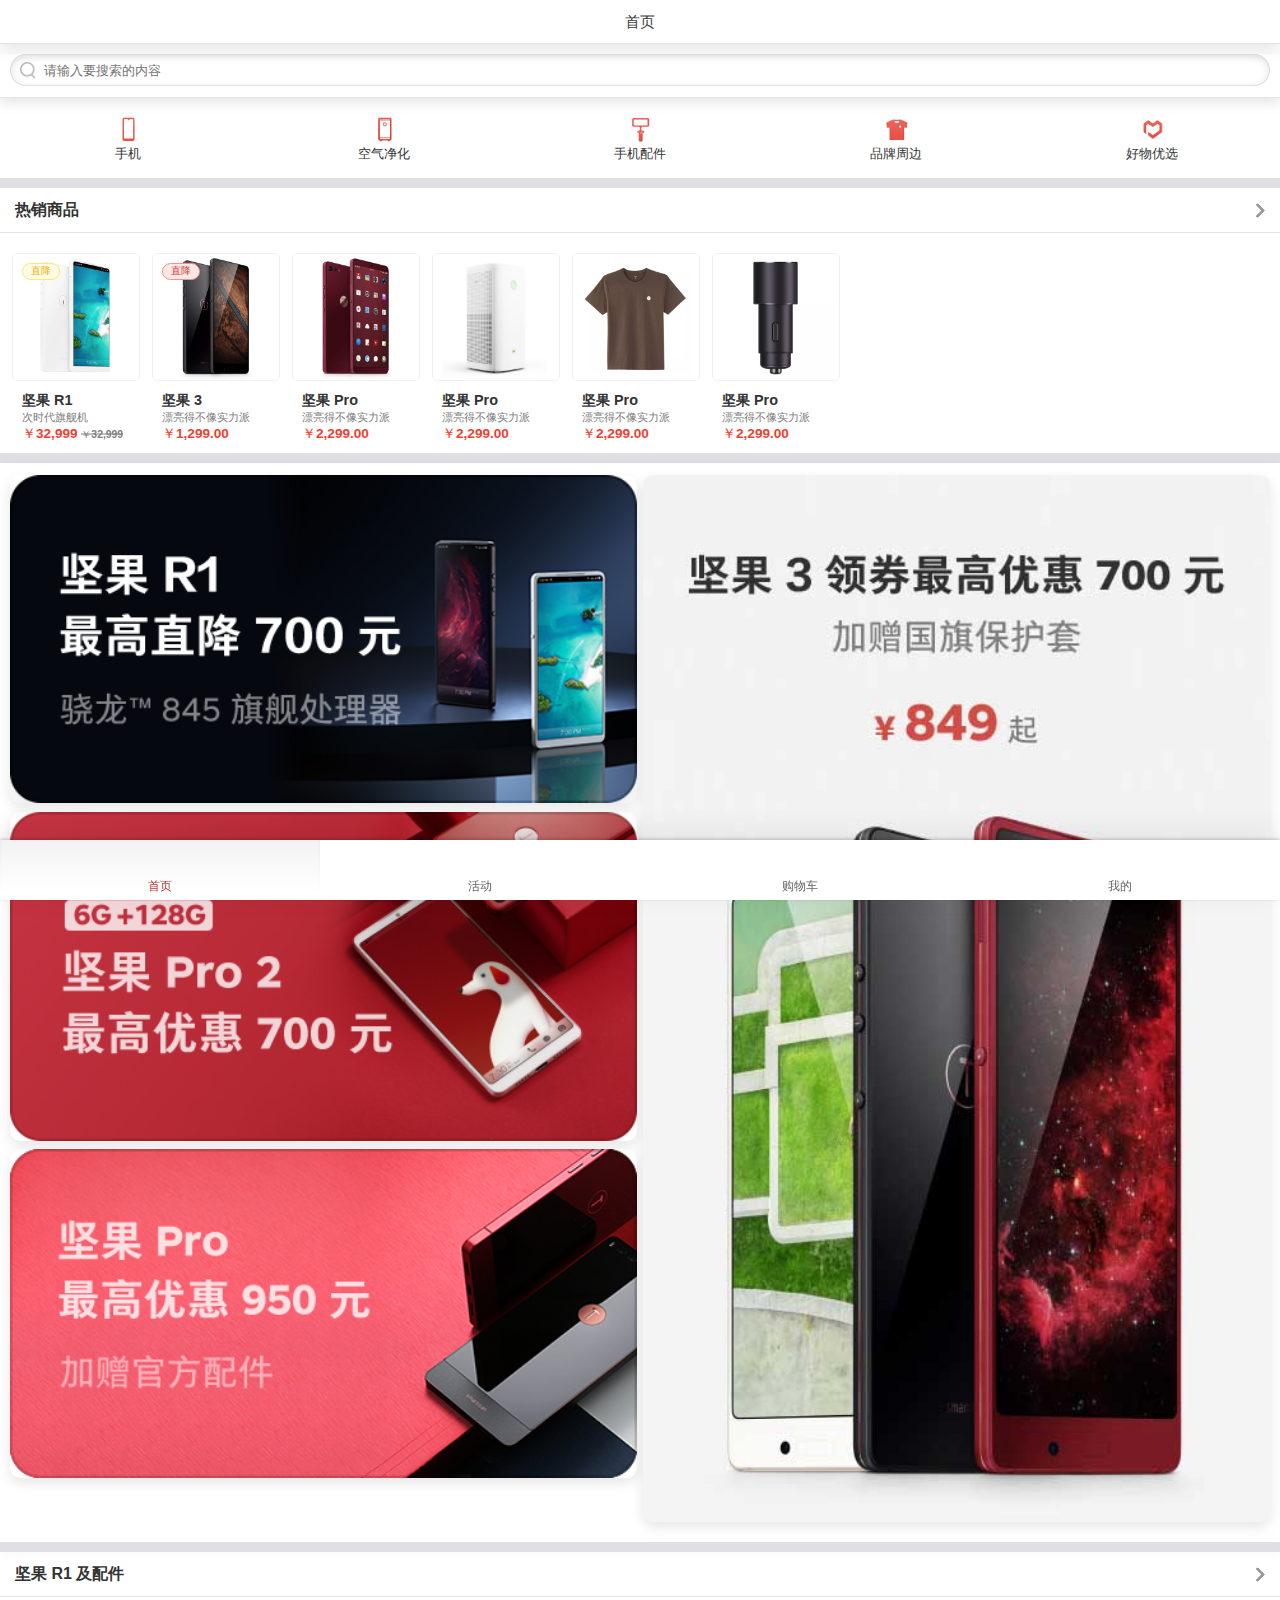
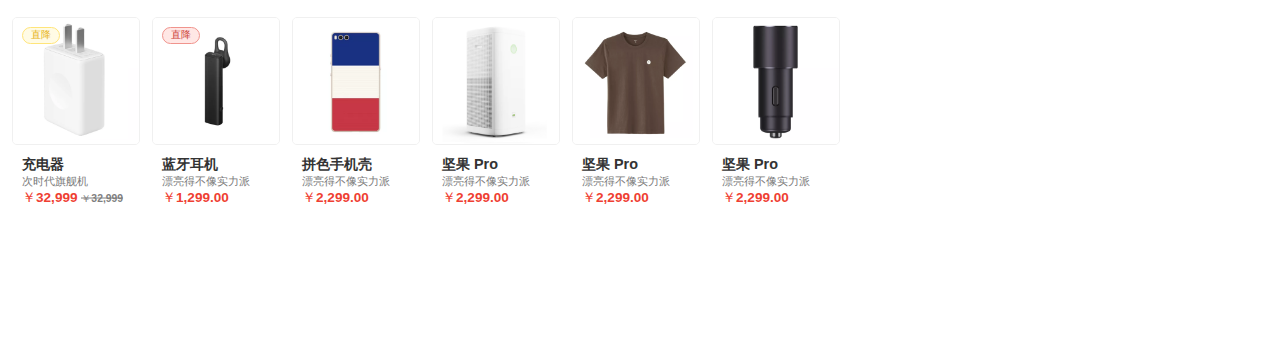
<file: index.html>
<!DOCTYPE html>
<html><head><meta http-equiv="Content-Type" content="text/html; charset=UTF-8">

    <meta name="viewport" content="initial-scale=1.0, maximum-scale=1.0, user-scalable=no">
    <link rel="shortcut icon" href="/images/favicon.ico" />
    <link rel="bookmark" href="/images/favicon.ico" type="image/x-icon"　/>
    <link rel="stylesheet" href="css/base.css">
    <link rel="stylesheet" href="css/style.css">
    <link rel="stylesheet" href="css/swiper.min.css">
    <title>HappyCommunity</title>
</head>
<body>
<div class="wrap" style="padding-bottom:60px">


    <div id="main_containt"></div>

    <!--导航栏-->



    <!--导航栏-->
    <div class="footer">
        <ul>
            <li id="li_portal"><a href="javascript:toPortal();"><p><i class="icons"></i></p><h4>首页</h4></a></li>
            <li id="li_activities"><a href="javascript:toActivities();"><p><i class="icons"></i></p><h4>活动</h4></a></li>
            <li id="li_cart"><a href="javascript:toCart();"><p><i class="icons"></i></p><h4>购物车</h4></a></li>
            <li id="li_userinfo" class="active"><a href="javascript:toUserinfo();"><p><i class="icons"></i></p><h4>我的</h4></a></li>
        </ul>
    </div>

</div>

<script type="text/javascript" src="plugins/jquery/jquery-1.7.js"></script>
<script type="text/javascript">
    $(function () {
        $('#main_containt').load('/html/portal/index.html');
        $('#li_portal').attr("class","active");
        $('#li_activities').attr("class","");
        $('#li_cart').attr("class","");
        $('#li_userinfo').attr("class","");
    })

    function toPortal() {
        $('#main_containt').load('/html/portal/index.html');
        $('#li_portal').attr("class","active");
        $('#li_activities').attr("class","");
        $('#li_cart').attr("class","");
        $('#li_userinfo').attr("class","");
    }

    function toActivities() {
        $('#main_containt').load('/html/activities/index.html');
        $('#li_portal').attr("class","");
        $('#li_activities').attr("class","active");
        $('#li_cart').attr("class","");
        $('#li_userinfo').attr("class","");
    }

    function toCart() {
        $('#main_containt').load('/html/cart/index.html');
        $('#li_portal').attr("class","");
        $('#li_activities').attr("class","");
        $('#li_cart').attr("class","active");
        $('#li_userinfo').attr("class","");
    }

    function toUserinfo() {
        $('#main_containt').load('/html/userinfo/index.html');
        $('#li_portal').attr("class","");
        $('#li_activities').attr("class","");
        $('#li_cart').attr("class","");
        $('#li_userinfo').attr("class","active");
    }


</script>
</body>
</html>
</file>
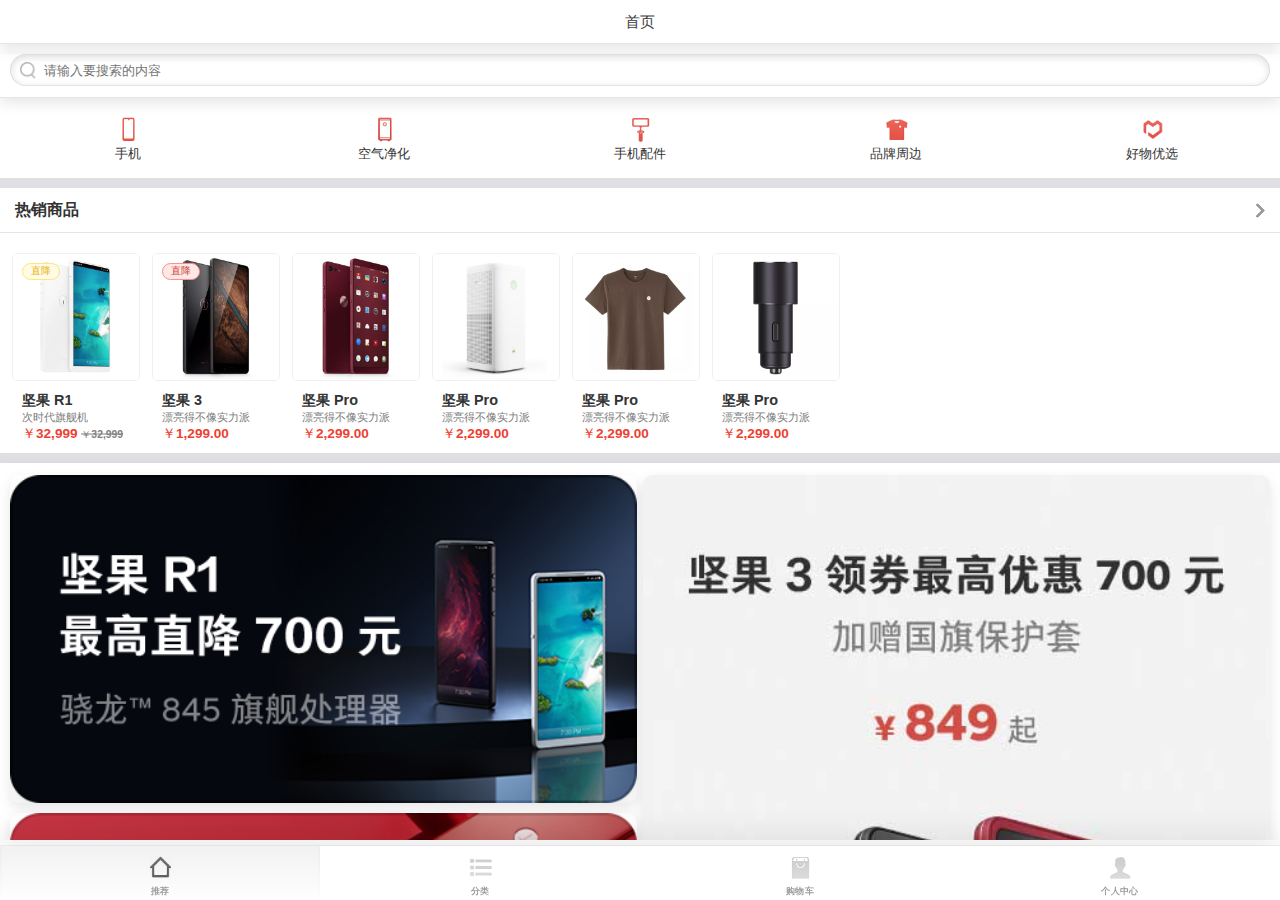
<file: html/portal/index.html>
<!DOCTYPE html>
<html>
<head>
    <meta http-equiv="Content-Type" content="text/html; charset=UTF-8">

    <title>手机商城首页</title>
    <meta content="width=device-width,initial-scale=1.0,maximum-scale=1.0,user-scalable=0" name="viewport">
    <meta content="yes" name="apple-mobile-web-app-capable">
    <meta content="black" name="apple-mobile-web-app-status-bar-style">
    <meta content="telephone=no" name="format-detection">
    <link href="/css/portal/style.css" rel="stylesheet" type="text/css">
    <script type="text/javascript" src="/plugins/jquery/jquery.min.js"></script>
    <script type="text/javascript" src="/js/portal/slider.js"></script>
    <style></style>
</head>
<body>

<section class="aui-flexView">
    <header class="aui-navBar aui-navBar-fixed">
        <a href="javascript:;" class="aui-navBar-item">
            <i class="icon "></i>
        </a>
        <div class="aui-center">
            <span class="aui-center-title">首页</span>
        </div>
        <a href="javascript:;" class="aui-navBar-item">
            <i class="icon icon-sys"></i>
        </a>
    </header>
    <section class="aui-scrollView">
        <div class="aui-show-box">
            <div class="aui-navBar-search">
                <input type="text" placeholder="请输入要搜索的内容">
                <span class="aui-input-search">
                            <i class="icon icon-search"></i>
                        </span>
            </div>
        </div>

        <!--<div class="aui-banner-box">
            <div class="m-slider" data-ydui-slider="">
                <div class="slider-wrapper"
                     style="transform: translate3d(-5688px, 0px, 0px); transition-duration: 300ms;">
                    <div class="slider-item" style="width: 1896px;">
                        <a href="javascript:;">
                            <img src="/images/portal/banner-004.png">
                        </a>
                    </div>
                    <div class="slider-item" style="width: 1896px;">
                        <a href="javascript:;">
                            <img src="/images/portal/banner-001.png">
                        </a>
                    </div>
                    <div class="slider-item" style="width: 1896px;">
                        <a href="javascript:;">
                            <img src="/images/portal/banner-002.png">
                        </a>
                    </div>
                    <div class="slider-item" style="width: 1896px;">
                        <a href="javascript:;">
                            <img src="/images/portal/banner-003.png">
                        </a>
                    </div>
                    <div class="slider-item" style="width: 1896px;">
                        <a href="javascript:;">
                            <img src="/images/portal/banner-004.png">
                        </a>
                    </div>
                    <div class="slider-item" style="width: 1896px;">
                        <a href="javascript:;">
                            <img src="/images/portal/banner-001.png">
                        </a>
                    </div>
                </div>
                <div class="slider-pagination"><span class="slider-pagination-item"></span><span
                        class="slider-pagination-item"></span><span
                        class="slider-pagination-item slider-pagination-item-active"></span><span
                        class="slider-pagination-item"></span></div>
            </div>
        </div>-->

        <div class="aui-palace clearfix">
            <a href="javascript:;" class="aui-palace-grid">
                <div class="aui-palace-grid-icon">
                    <img src="/images/portal/icon-head-001.png" alt="">
                </div>
                <div class="aui-palace-grid-text">
                    <h2>手机</h2>
                </div>
            </a>
            <a href="javascript:;" class="aui-palace-grid">
                <div class="aui-palace-grid-icon">
                    <img src="/images/portal/icon-head-002.png" alt="">
                </div>
                <div class="aui-palace-grid-text">
                    <h2>空气净化</h2>
                </div>
            </a>
            <a href="javascript:;" class="aui-palace-grid">
                <div class="aui-palace-grid-icon">
                    <img src="/images/portal/icon-head-003.png" alt="">
                </div>
                <div class="aui-palace-grid-text">
                    <h2>手机配件</h2>
                </div>
            </a>
            <a href="javascript:;" class="aui-palace-grid">
                <div class="aui-palace-grid-icon">
                    <img src="/images/portal/icon-head-004.png" alt="">
                </div>
                <div class="aui-palace-grid-text">
                    <h2>品牌周边</h2>
                </div>
            </a>
            <a href="javascript:;" class="aui-palace-grid">
                <div class="aui-palace-grid-icon">
                    <img src="/images/portal/icon-head-005.png" alt="">
                </div>
                <div class="aui-palace-grid-text">
                    <h2>好物优选</h2>
                </div>
            </a>
        </div>
        <div class="divHeight"></div>

        <div class="aui-more-box">
            <a href="javascript:;" class="aui-more-item">
                <div class="aui-more-item-hd">热销商品</div>
                <div class="aui-more-item-bd"></div>
            </a>
        </div>
        <div class="aui-slide-list">
            <ul class="aui-slide-item-list">
                <li class="aui-slide-item-item">
                    <a href="javascript:;" class="aui-link">
                        <div class="aui-page-hd">
                            <img src="/images/portal/icon-page-001.png" alt="">
                            <span>直降</span>
                        </div>
                        <div class="aui-page-bd">
                            <h3>坚果 R1</h3>
                            <p>次时代旗舰机</p>
                            <p>
                                        <span class="aui-price">
                                            ￥<em>32,999</em>
                                        </span>
                                <span class="aui-original">
                                            ￥<em>32,999</em>
                                        </span>
                            </p>
                        </div>
                    </a>
                </li>
                <li class="aui-slide-item-item">
                    <a href="javascript:;" class="aui-link">
                        <div class="aui-page-hd">
                            <img src="/images/portal/icon-page-002.png" alt="">
                            <span class="aui-tag">直降</span>
                        </div>
                        <div class="aui-page-bd">
                            <h3>坚果 3</h3>
                            <p>漂亮得不像实力派</p>
                            <p>
                                        <span class="aui-price">
                                            ￥<em>1,299.00</em>
                                        </span>
                            </p>
                        </div>
                    </a>
                </li>
                <li class="aui-slide-item-item">
                    <a href="javascript:;" class="aui-link">
                        <div class="aui-page-hd">
                            <img src="/images/portal/icon-page-003.png" alt="">
                        </div>
                        <div class="aui-page-bd">
                            <h3>坚果 Pro</h3>
                            <p>漂亮得不像实力派</p>
                            <p>
                                        <span class="aui-price">
                                            ￥<em>2,299.00</em>
                                        </span>
                            </p>
                        </div>
                    </a>
                </li>
                <li class="aui-slide-item-item">
                    <a href="javascript:;" class="aui-link">
                        <div class="aui-page-hd">
                            <img src="/images/portal/icon-page-004.png" alt="">
                        </div>
                        <div class="aui-page-bd">
                            <h3>坚果 Pro</h3>
                            <p>漂亮得不像实力派</p>
                            <p>
                                        <span class="aui-price">
                                            ￥<em>2,299.00</em>
                                        </span>
                            </p>
                        </div>
                    </a>
                </li>
                <li class="aui-slide-item-item">
                    <a href="javascript:;" class="aui-link">
                        <div class="aui-page-hd">
                            <img src="/images/portal/icon-page-005.png" alt="">
                        </div>
                        <div class="aui-page-bd">
                            <h3>坚果 Pro</h3>
                            <p>漂亮得不像实力派</p>
                            <p>
                                        <span class="aui-price">
                                            ￥<em>2,299.00</em>
                                        </span>
                            </p>
                        </div>
                    </a>
                </li>
                <li class="aui-slide-item-item">
                    <a href="javascript:;" class="aui-link">
                        <div class="aui-page-hd">
                            <img src="/images/portal/icon-page-006.png" alt="">
                        </div>
                        <div class="aui-page-bd">
                            <h3>坚果 Pro</h3>
                            <p>漂亮得不像实力派</p>
                            <p>
                                        <span class="aui-price">
                                            ￥<em>2,299.00</em>
                                        </span>
                            </p>
                        </div>
                    </a>
                </li>
            </ul>
        </div>
        <div class="divHeight"></div>
        <div class="aui-activity-box">
            <div class="aui-fl">
                <a href="javascript:;" class="aui-fl-item-link">
                    <img src="/images/portal/ad-001.png" alt="">
                </a>
                <a href="javascript:;" class="aui-fl-item-link">
                    <img src="/images/portal/ad-002.png" alt="">
                </a>
                <a href="javascript:;" class="aui-fl-item-link">
                    <img src="/images/portal/ad-003.png" alt="">
                </a>
            </div>
            <div class="aui-fr">
                <a href="javascript:;" class="aui-fl-item-link aui-fl-item-clear">
                    <img src="/images/portal/ad-004.jpg" alt="">
                </a>
            </div>
        </div>
        <div class="divHeight"></div>
        <div class="aui-more-box">
            <a href="javascript:;" class="aui-more-item">
                <div class="aui-more-item-hd">坚果 R1 及配件</div>
                <div class="aui-more-item-bd"></div>
            </a>
        </div>
        <div class="aui-slide-list">
            <ul class="aui-slide-item-list">
                <li class="aui-slide-item-item">
                    <a href="javascript:;" class="aui-link">
                        <div class="aui-page-hd">
                            <img src="/images/portal/icon-page-007.png" alt="">
                            <span>直降</span>
                        </div>
                        <div class="aui-page-bd">
                            <h3>充电器</h3>
                            <p>次时代旗舰机</p>
                            <p>
                                        <span class="aui-price">
                                            ￥<em>32,999</em>
                                        </span>
                                <span class="aui-original">
                                            ￥<em>32,999</em>
                                        </span>
                            </p>
                        </div>
                    </a>
                </li>
                <li class="aui-slide-item-item">
                    <a href="javascript:;" class="aui-link">
                        <div class="aui-page-hd">
                            <img src="/images/portal/icon-page-008.png" alt="">
                            <span class="aui-tag">直降</span>
                        </div>
                        <div class="aui-page-bd">
                            <h3>蓝牙耳机</h3>
                            <p>漂亮得不像实力派</p>
                            <p>
                                        <span class="aui-price">
                                            ￥<em>1,299.00</em>
                                        </span>
                            </p>
                        </div>
                    </a>
                </li>
                <li class="aui-slide-item-item">
                    <a href="javascript:;" class="aui-link">
                        <div class="aui-page-hd">
                            <img src="/images/portal/icon-page-009.png" alt="">
                        </div>
                        <div class="aui-page-bd">
                            <h3>拼色手机壳</h3>
                            <p>漂亮得不像实力派</p>
                            <p>
                                        <span class="aui-price">
                                            ￥<em>2,299.00</em>
                                        </span>
                            </p>
                        </div>
                    </a>
                </li>
                <li class="aui-slide-item-item">
                    <a href="javascript:;" class="aui-link">
                        <div class="aui-page-hd">
                            <img src="/images/portal/icon-page-004.png" alt="">
                        </div>
                        <div class="aui-page-bd">
                            <h3>坚果 Pro</h3>
                            <p>漂亮得不像实力派</p>
                            <p>
                                        <span class="aui-price">
                                            ￥<em>2,299.00</em>
                                        </span>
                            </p>
                        </div>
                    </a>
                </li>
                <li class="aui-slide-item-item">
                    <a href="javascript:;" class="aui-link">
                        <div class="aui-page-hd">
                            <img src="/images/portal/icon-page-005.png" alt="">
                        </div>
                        <div class="aui-page-bd">
                            <h3>坚果 Pro</h3>
                            <p>漂亮得不像实力派</p>
                            <p>
                                        <span class="aui-price">
                                            ￥<em>2,299.00</em>
                                        </span>
                            </p>
                        </div>
                    </a>
                </li>
                <li class="aui-slide-item-item">
                    <a href="javascript:;" class="aui-link">
                        <div class="aui-page-hd">
                            <img src="/images/portal/icon-page-006.png" alt="">
                        </div>
                        <div class="aui-page-bd">
                            <h3>坚果 Pro</h3>
                            <p>漂亮得不像实力派</p>
                            <p>
                                        <span class="aui-price">
                                            ￥<em>2,299.00</em>
                                        </span>
                            </p>
                        </div>
                    </a>
                </li>
            </ul>
        </div>
    </section>
    <footer class="aui-tabBar aui-tabBar-fixed">
        <ul>
            <li class="aui-tabBar-item active">
                <a href="javascript:;">
                    <img src="/images/portal/icon-home-001.png" alt="">
                    <h4>推荐</h4>
                </a>
            </li>
            <li class="aui-tabBar-item">
                <a href="javascript:;">
                    <img src="/images/portal/icon-home-002.png" alt="">
                    <h4>分类</h4>
                </a>
            </li>
            <li class="aui-tabBar-item">
                <a href="javascript:;">
                    <img src="/images/portal/icon-home-003.png" alt="">
                    <h4>购物车</h4>
                </a>
            </li>
            <li class="aui-tabBar-item">
                <a href="javascript:;">
                    <img src="/images/portal/icon-home-004.png" alt="">
                    <h4>个人中心</h4>
                </a>
            </li>
        </ul>
    </footer>
</section>


</body>
</html>
</file>
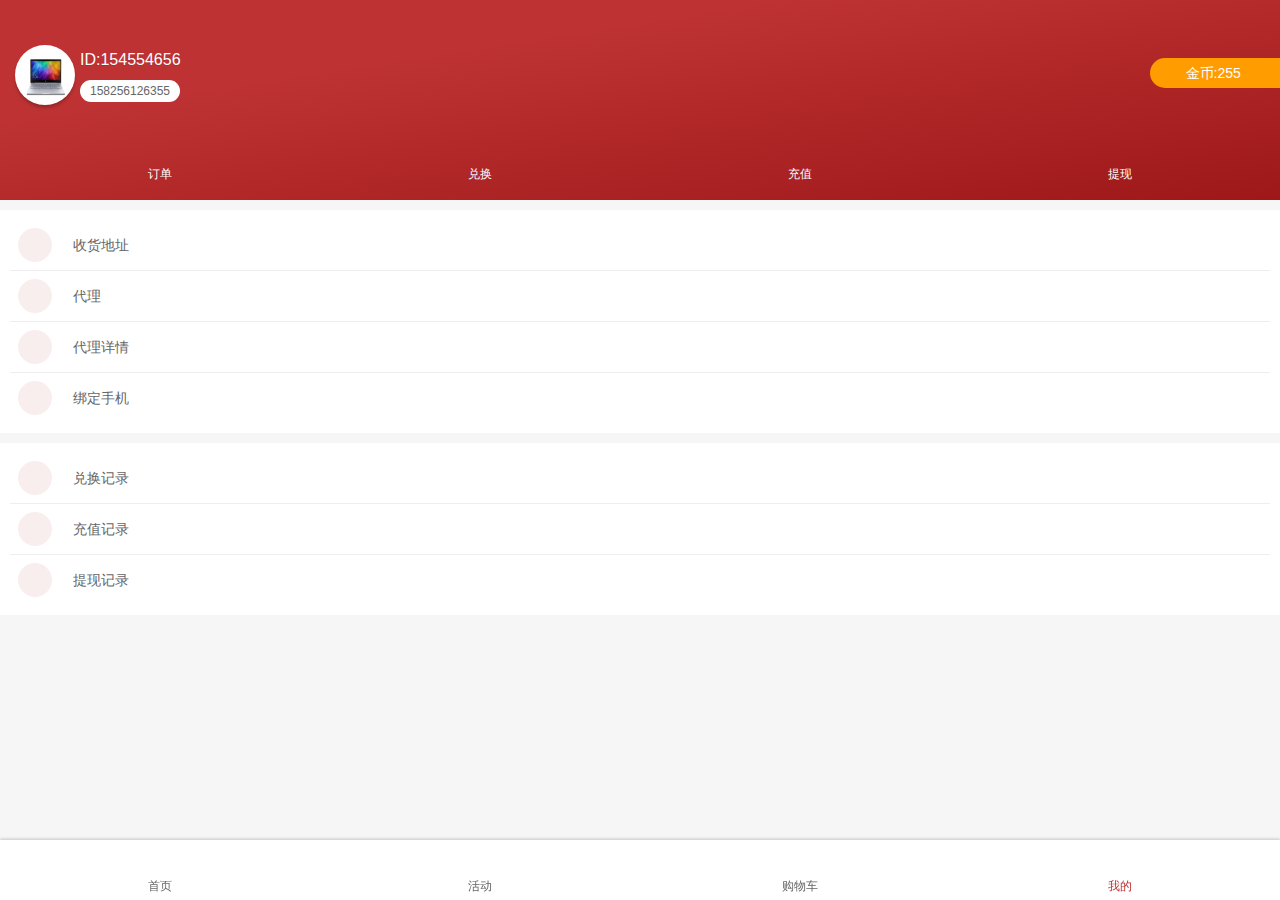
<file: html/userinfo/index.html>
<!DOCTYPE html>
<html>
<head>
    <meta http-equiv="Content-Type" content="text/html; charset=UTF-8">

    <meta name="viewport" content="initial-scale=1.0, maximum-scale=1.0, user-scalable=no">
    <link rel="stylesheet" href="/css/base.css">
    <link rel="stylesheet" href="/css/style.css">
    <link rel="stylesheet" href="/css/swiper.min.css">
    <title>HappyCommunity</title>
</head>
<body>
<div class="wrap" style="padding-bottom:60px">
    <!--头部-->
    <div class="mycenter_top">
        <div class="baseinfo">
            <div class="myimg">
                <a href="javascript:;">
                    <img src="../../images/pic1.png">
                    <h3><span class="nc">ID:154554656</span></h3>
                    <div class="dj">158256126355</div>
                </a>
            </div>
            <div class="qd"><i class="icons"></i>金币:255</div>
        </div>
        <ul class="ctlist">
            <li><a href="#"><i class="icons"></i>
                <p>订单</p></a></li>
            <li><a href="#"><i class="icons"></i>
                <p>兑换</p></a></li>
            <li><a href="#"><i class="icons"></i>
                <p>充值</p></a></li>
            <li><a href="#"><i class="icons"></i>
                <p>提现</p></a></li>
        </ul>
    </div>


    <!-- list -->
    <ul class="mycenter_list">
        <li><a href="#">
            <div><i class="icons ititle"></i></div>
            <p>收货地址</p><i class="icons tomore"></i></a></li>
        <li><a href="#">
            <div><i class="icons ititle"></i></div>
            <p>代理</p><i class="icons tomore"></i></a></li>
        <li><a href="#">
            <div><i class="icons ititle"></i></div>
            <p>代理详情</p><i class="icons tomore"></i></a></li>
        <li><a href="#">
            <div><i class="icons ititle"></i></div>
            <p>绑定手机</p><i class="icons tomore"></i></a></li>
    </ul>

    <!-- list -->
    <ul class="mycenter_list">
        <li><a href="#">
            <div><i class="icons ititle"></i></div>
            <p>兑换记录</p><i class="icons tomore"></i></a></li>
        <li><a href="#">
            <div><i class="icons ititle"></i></div>
            <p>充值记录</p><i class="icons tomore"></i></a></li>
        <li><a href="#">
            <div><i class="icons ititle"></i></div>
            <p>提现记录</p><i class="icons tomore"></i></a></li>
    </ul>


    <!--导航栏-->
    <div id="footer"></div>

</div>

<script type="text/javascript" src="/plugins/jquery/jquery-1.7.js"></script>
<script type="text/javascript">
    $(function () {
        $('#footer').load('/html/common/footer.html');
    })
</script>
</body>
</html>
</file>
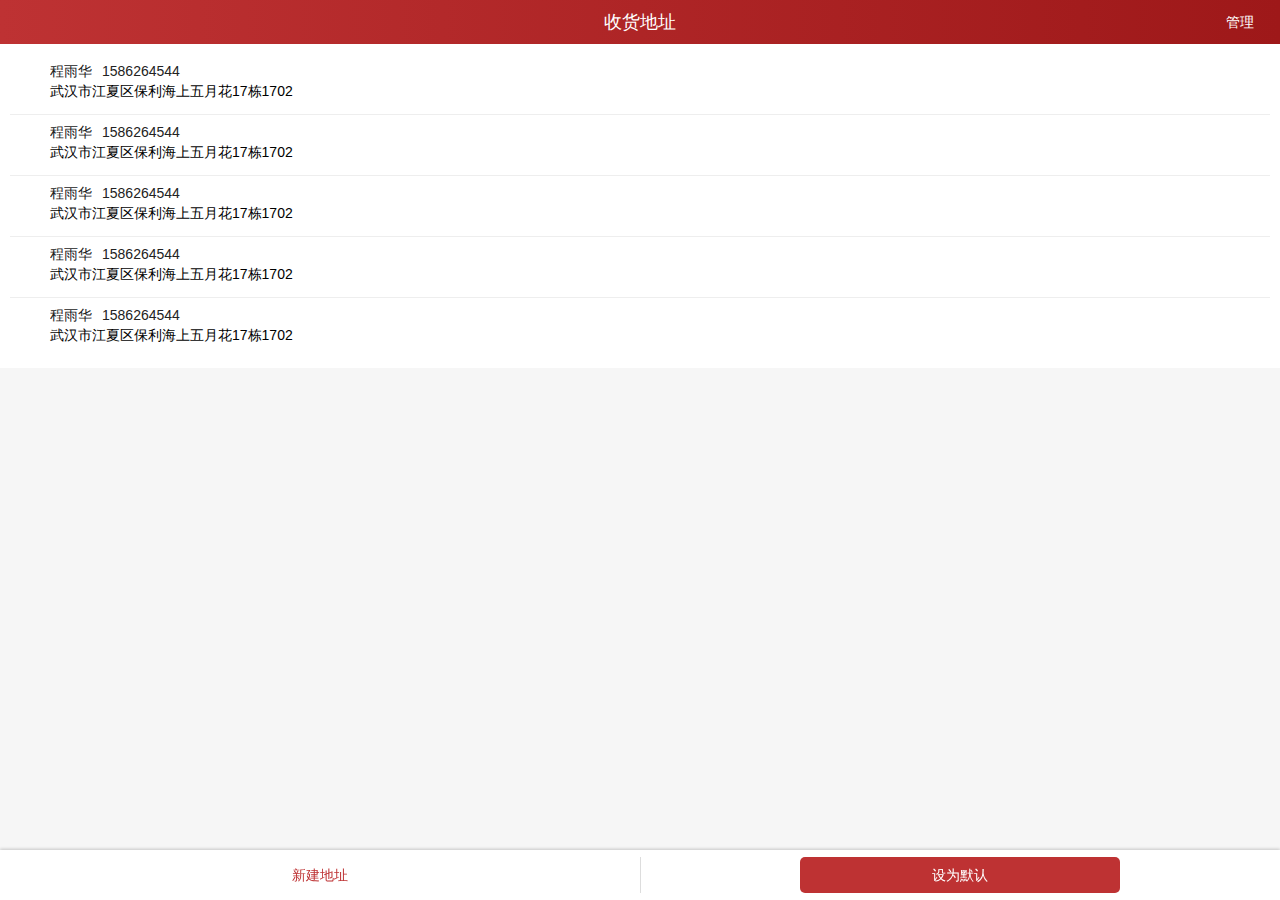
<file: html/userinfo/address/index.html>
<!DOCTYPE html>
<html><head><meta http-equiv="Content-Type" content="text/html; charset=UTF-8">
    
    <meta name="viewport" content="initial-scale=1.0, maximum-scale=1.0, user-scalable=no">
    <link rel="stylesheet" href="/css/userinfo/address/base.css">
    <link rel="stylesheet" href="/css/userinfo/address/style.css">
    <link rel="stylesheet" href="/css/userinfo/address/swiper.min.css">
    <title>收货地址</title>  
</head>
<body>
	<div class="wrap">
		<!--标题栏-->
		<div class="fixed_top">
			<div class="top-l"><a href="javascript:window.history.back()"><i class="icons"></i></a></div>
			<h1>收货地址</h1>
			<div class="top-r"><a href="javascript:;" class="bjbtn">管理</a></div>
		</div>
		
		<div class="container">
			<ul class="address_list">
	  			<li class="active">
	  				<div class="dzcheck"><i class="icons unchecked"></i><i class="icons checked"></i></div>
	  				<h4><span>程雨华</span><span>1586264544</span></h4>
	  				<p>武汉市江夏区保利海上五月花17栋1702</p>
	  				<div class="delete"><i class="icons"></i></div>
	  			</li>
	  			<li>
	  				<div class="dzcheck"><i class="icons unchecked"></i><i class="icons checked"></i></div>
	  				<h4><span>程雨华</span><span>1586264544</span></h4>
	  				<p>武汉市江夏区保利海上五月花17栋1702</p>
	  				<div class="delete"><i class="icons"></i></div>
	  			</li>
	  			<li>
	  				<div class="dzcheck"><i class="icons unchecked"></i><i class="icons checked"></i></div>
	  				<h4><span>程雨华</span><span>1586264544</span></h4>
	  				<p>武汉市江夏区保利海上五月花17栋1702</p>
	  				<div class="delete"><i class="icons"></i></div>
	  			</li>
					<li>
						<div class="dzcheck"><i class="icons unchecked"></i><i class="icons checked"></i></div>
						<h4><span>程雨华</span><span>1586264544</span></h4>
						<p>武汉市江夏区保利海上五月花17栋1702</p>
						<div class="delete"><i class="icons"></i></div>
					</li>
					<li>
						<div class="dzcheck"><i class="icons unchecked"></i><i class="icons checked"></i></div>
						<h4><span>程雨华</span><span>1586264544</span></h4>
						<p>武汉市江夏区保利海上五月花17栋1702</p>
						<div class="delete"><i class="icons"></i></div>
					</li>
	  		</ul>
  		</div>
  		
  		<ul class="address_tab">
  			<li><a href="http://www.17sucai.com/preview/23816/2018-11-02/cj/new_address.html">新建地址</a></li>
  			<li><a href="javascript:;">设为默认</a></li>
  		</ul>
	</div>

 

<script type="text/javascript" src="../../../plugins/jquery/jquery-1.7.js"></script>
<script src="../../../js/userinfo/address/eruda.min.js"></script>
<script type="text/javascript">
    $(function(){
    	//eruda.init();
        $("body").on("click",".address_list li",function(){
	    	$(this).addClass("active").siblings().removeClass();
	    })
        
        $("body").on("click",".bjbtn",function(){
	       $(".delete").fadeToggle() 
	    })
        
        
        $("body").on("click",".delete",function(){
	       $(this).parents("li").remove()
	    })
        
        
        
	})
</script>
</body></html>
</file>
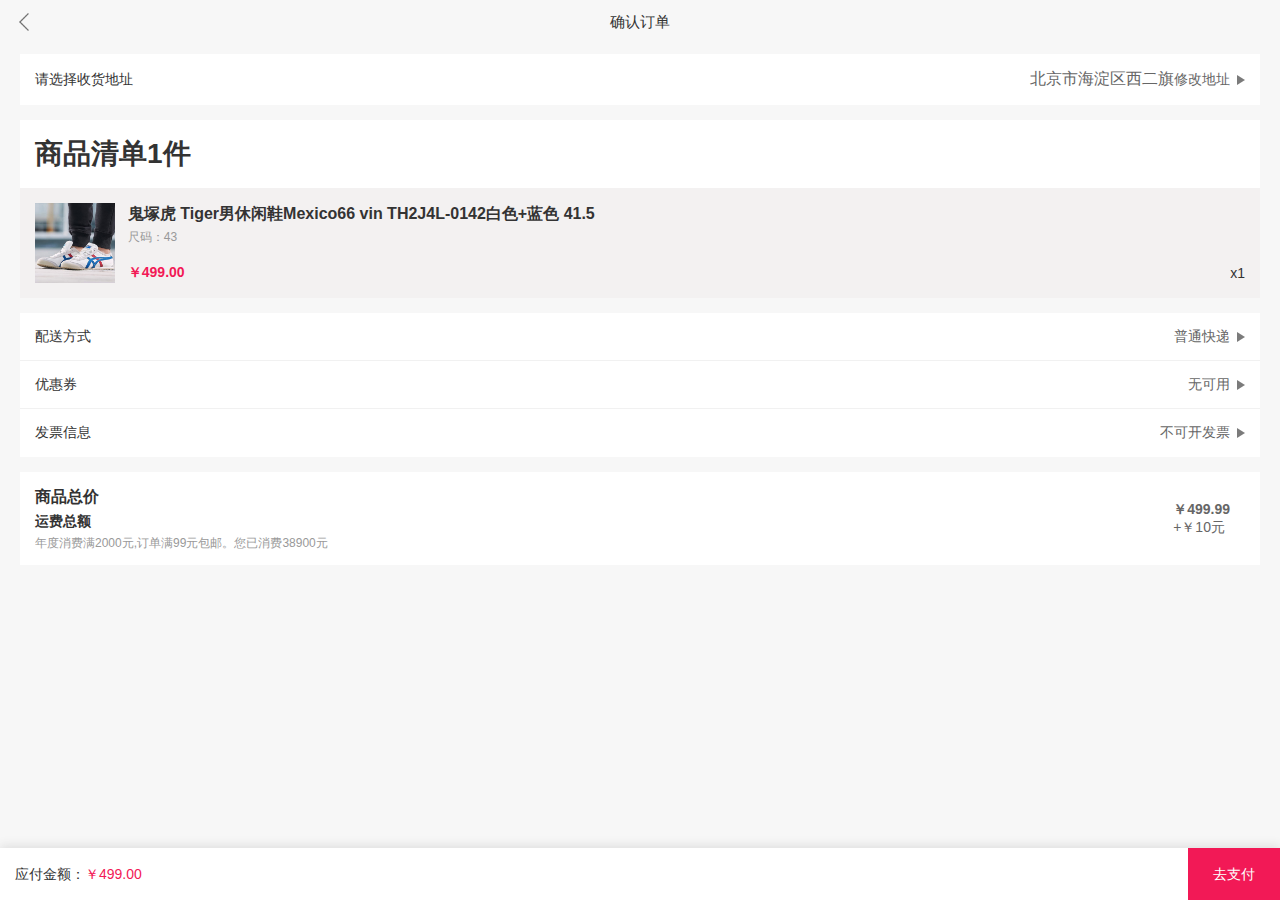
<file: html/userinfo/confirm/index.html>
<!DOCTYPE html>
<html>
<head>
    <meta http-equiv="Content-Type" content="text/html; charset=UTF-8">

    <title>确认订单</title>
    <meta content="width=device-width,initial-scale=1.0,maximum-scale=1.0,user-scalable=0" name="viewport">
    <meta content="yes" name="apple-mobile-web-app-capable">
    <meta content="black" name="apple-mobile-web-app-status-bar-style">
    <meta content="telephone=no" name="format-detection">
    <link href="../../../css/userinfo/confirm/style.css" rel="stylesheet" type="text/css">
    <script type="text/javascript" src="/plugins/jquery/jquery.min.js"></script>
    <script type="text/javascript" src="/js/userinfo/orders/popUP.js"></script>
</head>
<body style="background:#f7f7f7">

<section class="aui-flexView">
    <header class="aui-navBar aui-navBar-fixed">
        <a href="javascript:;" class="aui-navBar-item">
            <i class="icon icon-return"></i>
        </a>
        <div class="aui-center">
            <span class="aui-center-title">确认订单</span>
        </div>
        <a href="javascript:;" class="aui-navBar-item">
            <i class="icon icon-sys"></i>
        </a>
    </header>
    <section class="aui-scrollView">
        <div class="aui-order-box">
            <div class="aui-flex aui-choice-white aui-mar15 ">
                <div class="aui-flex-box">请选择收货地址</div>
                北京市海淀区西二旗
                <div class="aui-flex-triangle" style="color:#fff"><a href="javascript:;" class="aui-df-color ClickMe">修改地址</a></div>
            </div>
            <div class="aui-flex aui-choice-white">
                <div class="aui-flex-box">
                    <h1>商品清单1件</h1>
                </div>
            </div>
            <div class="aui-flex aui-flex-default aui-mar15">
                <div class="aui-flex-goods">
                    <img src="../../../images/userinfo/confirm/goods-img.jpg" alt="">
                </div>
                <div class="aui-flex-box">
                    <h2>鬼塚虎 Tiger男休闲鞋Mexico66 vin TH2J4L-0142白色+蓝色 41.5</h2>
                    <p>尺码：43</p>
                    <div class="aui-flex aui-flex-clear">
                        <div class="aui-flex-box">￥499.00</div>
                        <div>x1</div>
                    </div>
                </div>
            </div>
            <div class="aui-flex aui-choice-white b-line">
                <div class="aui-flex-box">配送方式</div>
                <div class="aui-flex-triangle">普通快递</div>
            </div>
            <div class="aui-flex aui-choice-white b-line">
                <div class="aui-flex-box">优惠券</div>
                <div class="aui-flex-triangle">无可用</div>
            </div>
            <div class="aui-flex aui-choice-white  aui-mar15">
                <div class="aui-flex-box">发票信息</div>
                <div class="aui-flex-triangle">不可开发票</div>
            </div>
            <div class="aui-flex aui-choice-white ">
                <div class="aui-flex-box">
                    <h2>商品总价</h2>
                    <h3>运费总额</h3>
                    <p>年度消费满2000元,订单满99元包邮。您已消费38900元</p>
                </div>
                <div class="aui-flex-triangle aui-flex-triangle-clear">
                    <h4>￥499.99</h4>
                    <p>+￥10元</p>
                </div>
            </div>
        </div>
    </section>
    <footer class="aui-bar-footer">
        <div class="aui-flex">
            <div class="aui-flex-box">
                应付金额：<em>￥499.00</em>
            </div>
            <div class="aui-btn-button">
                <button>去支付</button>
            </div>
        </div>
    </footer>
</section>

<!-- 弹框 -->
<div>
    <div id="aui-mask-box" style="display: none;"></div>
    <div id="aui-dialog-box" style="position: absolute; top: 305.478px; left: 207px; display: none;">
        <h3 class="aui-dialog-title">请选择取消订单的理由</h3>
        <label class="cell-item">
            <label class="cell-right">
                <input type="radio" value="2" name="checkbox">
                <i class="cell-checkbox-icon"></i>
            </label>
            <span class="cell-left">收货人信息有误</span>
        </label>
        <label class="cell-item">
            <label class="cell-right">
                <input type="radio" value="2" name="checkbox">
                <i class="cell-checkbox-icon"></i>
            </label>
            <span class="cell-left">商品数量或款式需调整</span>
        </label>
        <label class="cell-item">
            <label class="cell-right">
                <input type="radio" value="2" name="checkbox">
                <i class="cell-checkbox-icon"></i>
            </label>
            <span class="cell-left">有更优惠的购买方案</span>
        </label>
        <label class="cell-item">
            <label class="cell-right">
                <input type="radio" value="2" name="checkbox">
                <i class="cell-checkbox-icon"></i>
            </label>
            <span class="cell-left">商品缺货</span>
        </label>
        <label class="cell-item">
            <label class="cell-right">
                <input type="radio" value="2" name="checkbox">
                <i class="cell-checkbox-icon"></i>
            </label>
            <span class="cell-left">我不想买了</span>
        </label>
        <label class="cell-item">
            <label class="cell-right">
                <input type="radio" value="2" name="checkbox">
                <i class="cell-checkbox-icon"></i>
            </label>
            <span class="cell-left">其他原因</span>
        </label>

        <div class="close1">
            <a href="javascript:void(0)" class="aui-close">取消</a>
            <a href="javascript:void(0)" class="aui-close">确认</a>
        </div>

    </div>
</div>


</body>
</html>
</file>
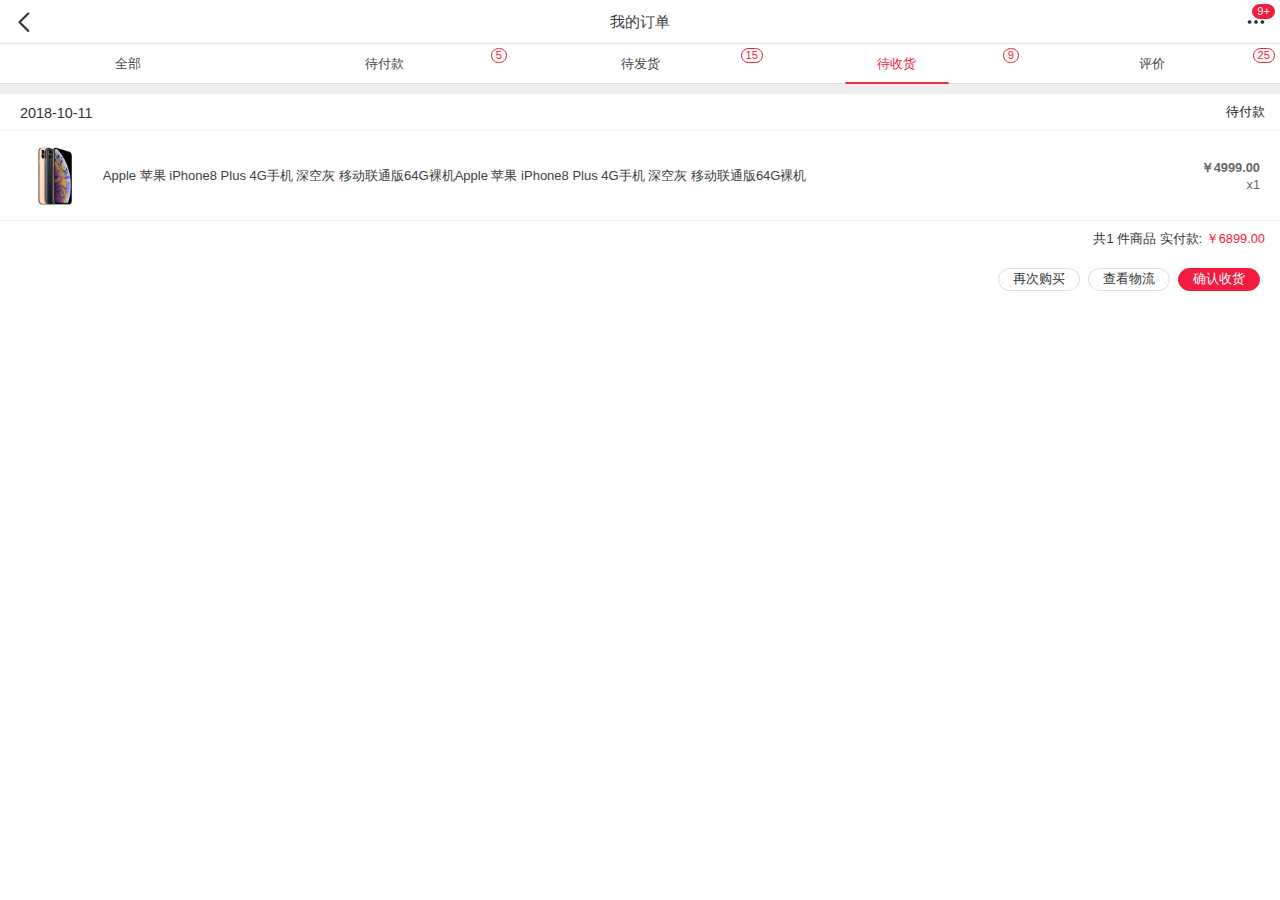
<file: html/userinfo/orders/index.html>
<!DOCTYPE html>
<html><head><meta http-equiv="Content-Type" content="text/html; charset=UTF-8">
        
        <title>我的订单</title>
        <meta content="width=device-width,initial-scale=1.0,maximum-scale=1.0,user-scalable=0" name="viewport">
        <meta content="yes" name="apple-mobile-web-app-capable">
        <meta content="black" name="apple-mobile-web-app-status-bar-style">
        <meta content="telephone=no" name="format-detection">
        <link href="../../../css/userinfo/orders/style.css" rel="stylesheet" type="text/css">
        <script type="text/javascript" src="/plugins/jquery/jquery.min.js"></script>
        <script type="text/javascript" src="../../../js/userinfo/orders/tab.js"></script>
        <script type="text/javascript" src="../../../js/userinfo/orders/popUP.js"></script>
    </head>
    <body>


        <section class="aui-flexView">
            <header class="aui-navBar aui-navBar-fixed b-line">
                <a href="javascript:;" class="aui-navBar-item">
                    <i class="icon icon-return"></i>
                </a>
                <div class="aui-center">
                    <span class="aui-center-title">我的订单</span>
                </div>
                <a href="javascript:;" class="aui-navBar-item">
                    <i class="icon icon-more"></i>
                    <span class="badge badge-hollow">9+</span>
                </a>
            </header>
            <section class="aui-scrollView">
                <div class="aui-tab" data-ydui-tab="">
                    <ul class="tab-nav">
                        <li class="tab-nav-item">
                            <a href="javascript:;">全部</a>
                        </li>
                        <li class="tab-nav-item">
                            <a href="javascript:;">待付款</a>
                            <span class="badge badge-hollow">5</span>
                        </li>
                        <li class="tab-nav-item">
                            <a href="javascript:;">待发货</a>
                            <span class="badge badge-hollow">15</span>
                        </li>
                        <li class="tab-nav-item tab-active">
                            <a href="javascript:;">待收货</a>
                            <span class="badge badge-hollow">9</span>
                        </li>
                        <li class="tab-nav-item">
                            <a href="javascript:;">评价</a>
                            <span class="badge badge-hollow">25</span>
                        </li>
                    </ul>
                    <div class="divHeight"></div>
                    <div class="tab-panel">
                        <div class="tab-panel-item">
                            <div class="tab-item">
                                <a href="javascript:void(0);" class="aui-well-item aui-well-item-clear b-line">
                                    <div class="aui-well-item-bd">
                                        <h3>2018-10-11</h3>
                                    </div>
                                    <span class="aui-well-item-fr">订单关闭</span>
                                </a>
                                <div class="aui-mail-product b-line">
                                    <a href="javascript:;" class="aui-mail-product-item">
                                        <div class="aui-mail-product-item-hd">
                                            <img src="../../../images/userinfo/orders/pd-001.png" alt="">
                                        </div>
                                        <div class="aui-mail-product-item-bd">
                                            <p>Apple 苹果 iPhone8 Plus 4G手机 深空灰 移动联通版64G裸机Apple 苹果 iPhone8 Plus 4G手机 深空灰 移动联通版64G裸机</p>
                                        </div>
                                        <div class="aui-mail-product-right">
                                            <h4>￥4999.00</h4>
                                            <span>x1</span>
                                        </div>
                                    </a>
                                </div>
                                <a href="javascript:;" class="aui-mail-payment">
                                    <p>
                                        共<em>1</em>
                                        件商品 实付款: <i>￥6899.00</i>
                                    </p>
                                </a>
                                <div class="aui-mail-button">
                                    <a href="javascript:;" class="aui-df-color">再次购买</a>
                                </div>
                            </div>
                            <div class="divHeight"></div>
                            <div class="tab-item">
                                <a href="javascript:void(0);" class="aui-well-item aui-well-item-clear b-line">
                                    <div class="aui-well-item-bd">
                                        <h3>2018-10-11</h3>
                                    </div>

                                    <span class="aui-well-item-fr aui-well-item-fr-clear">待付款</span>
                                </a>
                                <div class="aui-mail-product b-line">
                                    <a href="javascript:;" class="aui-mail-product-item">
                                        <div class="aui-mail-product-item-hd">
                                            <img src="../../../images/userinfo/orders/pd-002.png" alt="">
                                        </div>
                                        <div class="aui-mail-product-item-bd">
                                            <p>Apple 苹果 iPhone8 Plus 4G手机 深空灰 移动联通版64G裸机Apple 苹果 iPhone8 Plus 4G手机 深空灰 移动联通版64G裸机</p>
                                        </div>
                                        <div class="aui-mail-product-right">
                                            <h4>￥4999.00</h4>
                                            <span>x1</span>
                                        </div>
                                    </a>
                                </div>
                                <a href="javascript:;" class="aui-mail-payment">
                                    <p>
                                        共<em>1</em>
                                        件商品 实付款: <i>￥6899.00</i>
                                    </p>
                                </a>
                                <div class="aui-mail-button">
                                    <a href="javascript:;">立即付款</a>
                                    <a href="javascript:;" class="aui-df-color ClickMe">取消订单</a>
                                </div>
                            </div>

                        </div>
                        <div class="tab-panel-item">
                            <div class="tab-item">
                                <a href="javascript:void(0);" class="aui-well-item aui-well-item-clear b-line">
                                    <div class="aui-well-item-bd">
                                        <h3>2018-10-11</h3>
                                    </div>

                                    <span class="aui-well-item-fr aui-well-item-fr-clear">待付款</span>
                                </a>
                                <div class="aui-mail-product b-line">
                                    <a href="javascript:;" class="aui-mail-product-item">
                                        <div class="aui-mail-product-item-hd">
                                            <img src="../../../images/userinfo/orders/pd-002.png" alt="">
                                        </div>
                                        <div class="aui-mail-product-item-bd">
                                            <p>Apple 苹果 iPhone8 Plus 4G手机 深空灰 移动联通版64G裸机Apple 苹果 iPhone8 Plus 4G手机 深空灰 移动联通版64G裸机</p>
                                        </div>
                                        <div class="aui-mail-product-right">
                                            <h4>￥4999.00</h4>
                                            <span>x1</span>
                                        </div>
                                    </a>
                                </div>
                                <a href="javascript:;" class="aui-mail-payment">
                                    <p>
                                        共<em>1</em>
                                        件商品 实付款: <i>￥6899.00</i>
                                    </p>
                                </a>
                                <div class="aui-mail-button">
                                    <a href="javascript:;">立即付款</a>
                                    <a href="javascript:;" class="aui-df-color ClickMe">取消订单</a>
                                </div>
                            </div>
                        </div>
                        <div class="tab-panel-item">
                            <div class="tab-item">
                                <a href="javascript:void(0);" class="aui-well-item aui-well-item-clear b-line">
                                    <div class="aui-well-item-bd">
                                        <h3>2018-10-11</h3>
                                    </div>

                                    <span class="aui-well-item-fr aui-well-item-fr-clear">待付款</span>
                                </a>
                                <div class="aui-mail-product b-line">
                                    <a href="javascript:;" class="aui-mail-product-item">
                                        <div class="aui-mail-product-item-hd">
                                            <img src="../../../images/userinfo/orders/pd-002.png" alt="">
                                        </div>
                                        <div class="aui-mail-product-item-bd">
                                            <p>Apple 苹果 iPhone8 Plus 4G手机 深空灰 移动联通版64G裸机Apple 苹果 iPhone8 Plus 4G手机 深空灰 移动联通版64G裸机</p>
                                        </div>
                                        <div class="aui-mail-product-right">
                                            <h4>￥4999.00</h4>
                                            <span>x1</span>
                                        </div>
                                    </a>
                                </div>
                                <a href="javascript:;" class="aui-mail-payment">
                                    <p>
                                        共<em>1</em>
                                        件商品 实付款: <i>￥6899.00</i>
                                    </p>
                                </a>
                                <div class="aui-mail-button">
                                    <a href="javascript:;">立即付款</a>
                                    <a href="javascript:;" class="aui-df-color ClickMe">取消订单</a>
                                </div>
                            </div>
                        </div>
                        <div class="tab-panel-item tab-active">
                            <div class="tab-item">
                                <a href="javascript:void(0);" class="aui-well-item aui-well-item-clear b-line">
                                    <div class="aui-well-item-bd">
                                        <h3>2018-10-11</h3>
                                    </div>

                                    <span class="aui-well-item-fr aui-well-item-fr-clear">待付款</span>
                                </a>
                                <div class="aui-mail-product b-line">
                                    <a href="javascript:;" class="aui-mail-product-item">
                                        <div class="aui-mail-product-item-hd">
                                            <img src="../../../images/userinfo/orders/pd-002.png" alt="">
                                        </div>
                                        <div class="aui-mail-product-item-bd">
                                            <p>Apple 苹果 iPhone8 Plus 4G手机 深空灰 移动联通版64G裸机Apple 苹果 iPhone8 Plus 4G手机 深空灰 移动联通版64G裸机</p>
                                        </div>
                                        <div class="aui-mail-product-right">
                                            <h4>￥4999.00</h4>
                                            <span>x1</span>
                                        </div>
                                    </a>
                                </div>
                                <a href="javascript:;" class="aui-mail-payment">
                                    <p>
                                        共<em>1</em>
                                        件商品 实付款: <i>￥6899.00</i>
                                    </p>
                                </a>
                                <div class="aui-mail-button">
                                    <a href="javascript:;">确认收货</a>
                                    <a href="javascript:;" class="aui-df-color ClickMe">查看物流</a>
                                    <a href="javascript:;" class="aui-df-color ClickMe">再次购买</a>
                                </div>
                            </div>
                        </div>
                        <div class="tab-panel-item">
                            <div class="tab-item">
                                <a href="javascript:void(0);" class="aui-well-item aui-well-item-clear b-line">
                                    <div class="aui-well-item-bd">
                                        <h3>2018-10-11</h3>
                                    </div>

                                    <span class="aui-well-item-fr aui-well-item-fr-clear">待付款</span>
                                </a>
                                <div class="aui-mail-product b-line">
                                    <a href="javascript:;" class="aui-mail-product-item">
                                        <div class="aui-mail-product-item-hd">
                                            <img src="../../../images/userinfo/orders/pd-002.png" alt="">
                                        </div>
                                        <div class="aui-mail-product-item-bd">
                                            <p>Apple 苹果 iPhone8 Plus 4G手机 深空灰 移动联通版64G裸机Apple 苹果 iPhone8 Plus 4G手机 深空灰 移动联通版64G裸机</p>
                                        </div>
                                        <div class="aui-mail-product-right">
                                            <h4>￥4999.00</h4>
                                            <span>x1</span>
                                        </div>
                                    </a>
                                </div>
                                <a href="javascript:;" class="aui-mail-payment">
                                    <p>
                                        共<em>1</em>
                                        件商品 实付款: <i>￥6899.00</i>
                                    </p>
                                </a>
                                <div class="aui-mail-button">
                                    <a href="javascript:;">评价有礼</a>
                                    <a href="javascript:;" class="aui-df-color ClickMe">查看订单</a>
                                </div>
                            </div>
                        </div>
                    </div>
                </div>
            </section>
        </section>
        <div>
            <div id="aui-mask-box" style="display: none;"></div>
            <div id="aui-dialog-box" style="position: absolute; top: 305.478px; left: 207px; display: none;">
                <h3 class="aui-dialog-title">请选择取消订单的理由</h3>
                <label class="cell-item">
                    <label class="cell-right">
                        <input type="radio" value="2" name="checkbox">
                        <i class="cell-checkbox-icon"></i>
                    </label>
                    <span class="cell-left">收货人信息有误</span>
                </label>
                <label class="cell-item">
                    <label class="cell-right">
                        <input type="radio" value="2" name="checkbox">
                        <i class="cell-checkbox-icon"></i>
                    </label>
                    <span class="cell-left">商品数量或款式需调整</span>
                </label>
                <label class="cell-item">
                    <label class="cell-right">
                        <input type="radio" value="2" name="checkbox">
                        <i class="cell-checkbox-icon"></i>
                    </label>
                    <span class="cell-left">有更优惠的购买方案</span>
                </label>
                <label class="cell-item">
                    <label class="cell-right">
                        <input type="radio" value="2" name="checkbox">
                        <i class="cell-checkbox-icon"></i>
                    </label>
                    <span class="cell-left">商品缺货</span>
                </label>
                <label class="cell-item">
                    <label class="cell-right">
                        <input type="radio" value="2" name="checkbox">
                        <i class="cell-checkbox-icon"></i>
                    </label>
                    <span class="cell-left">我不想买了</span>
                </label>
                <label class="cell-item">
                    <label class="cell-right">
                        <input type="radio" value="2" name="checkbox">
                        <i class="cell-checkbox-icon"></i>
                    </label>
                    <span class="cell-left">其他原因</span>
                </label>

                <div class="close1">
                    <a href="javascript:void(0)" class="aui-close">取消</a>
                    <a href="javascript:void(0)" class="aui-close">确认</a>
                </div>

            </div>
        </div>
    





</body></html>
</file>
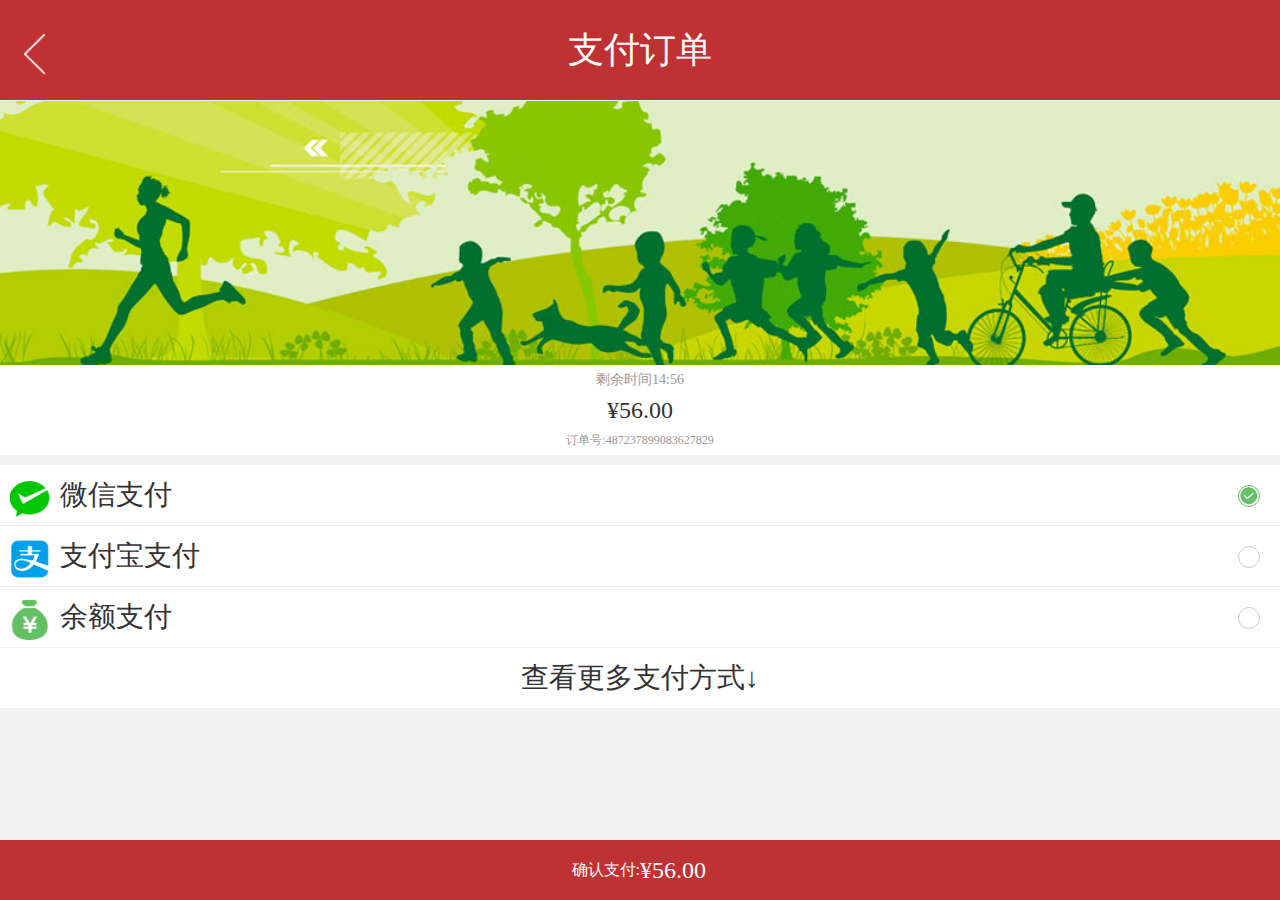
<file: html/userinfo/pay/index.html>
<!DOCTYPE html>
<html><head><meta http-equiv="Content-Type" content="text/html; charset=UTF-8">
	
	<meta name="viewport" content="initial-scale=1.0, maximum-scale=1.0, user-scalable=no">
	<title>支付订单</title>
	
	<link rel="stylesheet" href="/css/userinfo/pay/style.css" type="text/css">
	
	<script type="text/javascript" src="/plugins/jquery/jquery-1.8.2.min.js"></script>
	
</head>
	
<body>
<!--头部  star-->
<header style="">
	<a href="javascript:history.go(-1);">
		<div class="_left"><img src="/images/userinfo/pay/left.png"></div><span>支付订单</span></a>
</header>
<!--头部 end-->
<!--内容 star-->
<div class="contaniner fixed-cont">
	<div class="pay_img"><img src="/images/userinfo/pay/pay_bak.jpg"></div>
    
    <div class="payTime">
    	<li><span>剩余时间14:56</span></li>
        <li><strong>¥56.00</strong></li>
        <li>订单号:487237899083627829</li>
    </div>
    
    <!--支付 star-->
	<div class="pay">
		<div class="show">
			<li><label><img src="/images/userinfo/pay/weixin.png">微信支付<input name="Fruit" type="radio" value="" checked=""><span></span></label> </li>
    		<li><label><img src="/images/userinfo/pay/zhifubao.png">支付宝支付<input name="Fruit" type="radio" value=""><span></span></label> </li>
    		<li><label><img src="/images/userinfo/pay/yue.png">余额支付<input name="Fruit" type="radio" value=""><span></span></label> </li>
    		<li class="center"><a href="#" onclick="showHideCode()">查看更多支付方式↓</a></li>
		</div>
		<div class="showList" id="showdiv" style="display:none;">
			<li><label><img src="/images/userinfo/pay/yinhang.png">银行卡<input name="Fruit" type="radio" value=""><span></span></label> </li>
            <li><label><img src="/images/userinfo/pay/weixin.png">添加更多<input name="Fruit" type="radio" value=""><span></span></label> </li>
            
            <li style="background:none"></li>
		</div>
	</div> 
    <!--支付 end--> 
    
    
</div>

    
<div class="book-recovery-bot2" id="footer">
	<a href="#"><div class="payBottom">
    	<li class="textfr">确认支付:</li>
        <li class="textfl"><span>¥56.00</span></li>
    </div>
	</a>
</div> 
<!--内容 end-->
        

<script type="text/javascript">
function showHideCode(){
 	$("#showdiv").toggle();
}
</script>


</body></html>
</file>
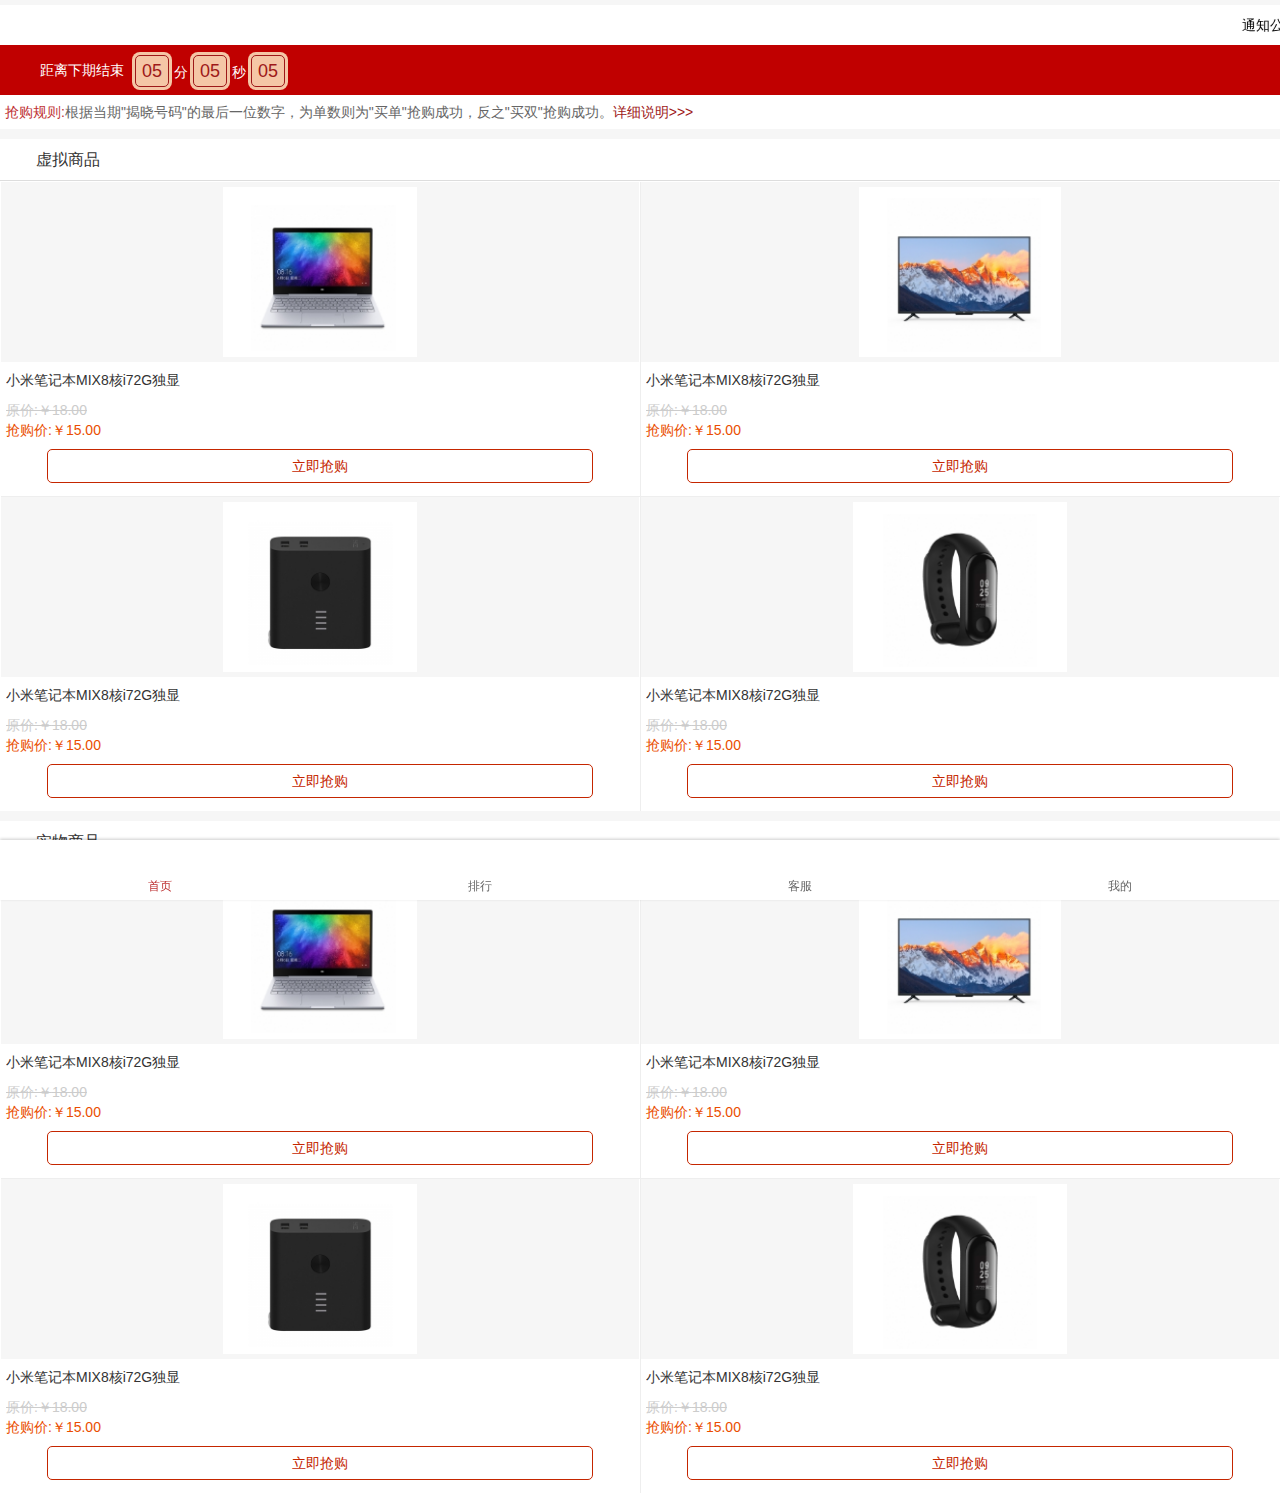
<file: html/activities/seckill/seckill.html>
<!DOCTYPE html>
<html>
<head>
    <meta http-equiv="Content-Type" content="text/html; charset=UTF-8">

    <meta name="viewport" content="initial-scale=1.0, maximum-scale=1.0, user-scalable=no">
    <link rel="stylesheet" href="/css/activities/seckill/base.css">
    <link rel="stylesheet" href="/css/activities/seckill/style.css">
    <title>首页</title>
</head>
<body>
<div class="wrap">

    <!--主体区域-->
    <div class="container" style="padding:0 0">
        <!-- 通知信息 -->
        <div class="tzxx">
            <i class="icons"></i>
            <p>
                <marquee>通知公告信息通知公告信息通知公告信息通知公告信息</marquee>
            </p>
        </div>

        <div class="kjtimes">
            <i class="icons"></i>
            <p>距离下期结束</p>
            <div class="djs_timed">
                <span>05</span>分<span>05</span>秒<span>05</span>
            </div>
        </div>

        <div class="gz">
            <span class="red">抢购规则:</span>根据当期"揭晓号码"的最后一位数字，为单数则为"买单"抢购成功，反之"买双"抢购成功。<a
                href="">详细说明&gt;&gt;&gt;</a>
        </div>

        <!--虚拟商品-->
        <div class="ztmc">
            <h2><i class="icons"></i>虚拟商品</h2>
            <ul class="ztmc_list">
                <li>
                    <a href="">
                        <div class="img"><img src="/images/activities/seckill/pic1.png"></div>
                    </a>
                    <div class="prolist_info">
                        <h4>小米笔记本MIX8核i72G独显</h4>
                        <p class="grey">原价:￥<span>18.00</span></p>
                        <p class="red">抢购价:￥<span>15.00</span></p>
                        <div class="add"><a href="javacsript:;">立即抢购</a></div>
                    </div>
                </li>
                <li>
                    <a href="">
                        <div class="img"><img src="/images/activities/seckill/pic2.png"></div>
                    </a>
                    <div class="prolist_info">
                        <h4>小米笔记本MIX8核i72G独显</h4>
                        <p class="grey">原价:￥<span>18.00</span></p>
                        <p class="red">抢购价:￥<span>15.00</span></p>
                        <div class="add"><a href="javacsript:;">立即抢购</a></div>
                    </div>
                </li>
                <li>
                    <a href="">
                        <div class="img"><img src="/images/activities/seckill/pic3.png"></div>
                    </a>
                    <div class="prolist_info">
                        <h4>小米笔记本MIX8核i72G独显</h4>
                        <p class="grey">原价:￥<span>18.00</span></p>
                        <p class="red">抢购价:￥<span>15.00</span></p>
                        <div class="add"><a href="javacsript:;">立即抢购</a></div>
                    </div>
                </li>
                <li>
                    <a href="">
                        <div class="img"><img src="/images/activities/seckill/pic4.png"></div>
                    </a>
                    <div class="prolist_info">
                        <h4>小米笔记本MIX8核i72G独显</h4>
                        <p class="grey">原价:￥<span>18.00</span></p>
                        <p class="red">抢购价:￥<span>15.00</span></p>
                        <div class="add"><a href="javacsript:;">立即抢购</a></div>
                    </div>
                </li>
            </ul>
        </div>


        <!--实物商品-->
        <div class="ztmc">
            <h2><i class="icons"></i>实物商品</h2>
            <ul class="ztmc_list">
                <li>
                    <a href="#">
                        <div class="img"><img src="../../../images/activities/seckill/pic1.png"></div>
                    </a>
                    <div class="prolist_info">
                        <h4>小米笔记本MIX8核i72G独显</h4>
                        <p class="grey">原价:￥<span>18.00</span></p>
                        <p class="red">抢购价:￥<span>15.00</span></p>
                        <div class="add"><a href="javacsript:;">立即抢购</a></div>
                    </div>
                </li>
                <li>
                    <a href="#">
                        <div class="img"><img src="../../../images/activities/seckill/pic2.png"></div>
                    </a>
                    <div class="prolist_info">
                        <h4>小米笔记本MIX8核i72G独显</h4>
                        <p class="grey">原价:￥<span>18.00</span></p>
                        <p class="red">抢购价:￥<span>15.00</span></p>
                        <div class="add"><a href="javacsript:;">立即抢购</a></div>
                    </div>
                </li>
                <li>
                    <a href="#">
                        <div class="img"><img src="../../../images/activities/seckill/pic3.png"></div>
                    </a>
                    <div class="prolist_info">
                        <h4>小米笔记本MIX8核i72G独显</h4>
                        <p class="grey">原价:￥<span>18.00</span></p>
                        <p class="red">抢购价:￥<span>15.00</span></p>
                        <div class="add"><a href="javacsript:;">立即抢购</a></div>
                    </div>
                </li>
                <li>
                    <a href="#">
                        <div class="img"><img src="../../../images/activities/seckill/pic4.png"></div>
                    </a>
                    <div class="prolist_info">
                        <h4>小米笔记本MIX8核i72G独显</h4>
                        <p class="grey">原价:￥<span>18.00</span></p>
                        <p class="red">抢购价:￥<span>15.00</span></p>
                        <div class="add"><a href="javacsript:;">立即抢购</a></div>
                    </div>
                </li>
            </ul>
        </div>


    </div>


    <!--导航栏-->
    <div class="footer">
        <ul>
            <li class="active"><a href="#"><p><i
                    class="icons"></i></p><h4>首页</h4></a></li>
            <li><a href="#"><p><i class="icons"></i></p><h4>
                排行</h4></a></li>
            <li><a href="#"><p><i class="icons"></i></p><h4>
                客服</h4></a></li>
            <li><a href="#"><p><i class="icons"></i></p><h4>
                我的</h4></a></li>
        </ul>
    </div>

</div>


<div class="zzc" style="display: none;"></div>
<div class="sxlist xqfa" style="display: none;">
    <div class="maintitle">
        <img src="../../../images/activities/seckill/pic1.png">
        <h5>小米笔记本电脑</h5>
        <p class="grey">原价:<span>18.00</span>元</p>
        <p class="red">抢购价:<span>15.00</span>元</p>
        <i class="icons"></i>
    </div>
    <div class="maininfo">
        <h4>请选择抢购方案</h4>
        <ul>
            <li class="active">买单</li>
            <li>买双</li>
        </ul>
        <h4>购买数量</h4>
        <div class="slxz"><input type="button" value="-"><input type="number" value="1" id="num"><input type="button"
                                                                                                        value="+"></div>
    </div>
    <div class="hjje"><p class="gxzf">您共需支付:<span class="red">￥<b>600</b>元</span></p>
        <p>账户余额:<span class="red"><b>600</b>金币</span></p></div>
    <a href="javascript:;" class="ok">确定</a>
</div>

<script type="text/javascript" src="../../../plugins/jquery/jquery-1.7.js"></script>
<script type="text/javascript">
    $(function () {
        function szbh(value, obj) {
            var start = 0;
            var timer = null;
            var speed = 0;
            value = value * 1;
            speed = value > 100 ? Math.floor(value / 100) : 1;
            timer = setInterval(function () {
                $(obj).empty();
                start += speed;
                start = Math.floor(start);
                if (start >= value) {
                    start = value;
                }
                var arr = (start + '').split('');
                for (var k = 0; k < arr.length; k++) {
                    $('<li>' + arr[k] + '</li>').appendTo(obj);
                }
                if (start >= value) {
                    clearInterval(timer);
                }
            }, 5);
        };
        var yeycounts = "52135";
        szbh(yeycounts, $('#datas')[0]);


        //购买方案
        var va = 0;
        var vs = 0;
        $(".ztmc").on("click", ".add a", function () {
            $(".zzc").fadeIn();
            $(".sxlist").fadeIn();
            va = $(this).parents(".prolist_info").find("p.red span").text();
            vs = $(this).parents(".prolist_info").find("p.grey span").text();
            $(".maintitle p.grey span").text(vs);
            $(".maintitle p.red span").text(va);
            $("input[type=number]").val('1');
            $(".sxlist li:first").addClass("active").siblings().removeClass();

        })


        $(".sxlist a.ok").click(function () {
            var str = "";
            $("li.active").each(function (index, item) {
                str += ($(this).text() + "  ")
            })
            $(".zzc").fadeOut();
            $(".sxlist").fadeOut();
            window.location.href = "qrdd.html"
        })
        $(".maintitle i").click(function () {
            $(".zzc").fadeOut();
            $(".sxlist").fadeOut();
        })
        $(".sxlist li").click(function () {
            $(this).addClass("active").siblings().removeClass();
        })


        //计算价格
        var n = 0;
        $("input[type=number]").change(function () {
            var reg = /^\d+$/;
            if (reg.test($(this).val()) == false) {
                $(this).val(n);
                return false
            } else {
                n = $(this).val();
                $(".gxzf b").text($("input[type=number]").val() * va)
            }
        }).next().click(function () {
            $(this).prev().val($(this).prev().val() * 1 + 1);
            $(".gxzf b").text($("input[type=number]").val() * va)
        }).prev().prev().click(function () {
            if ($(this).next().val() > 1) {
                $(this).next().val($(this).next().val() * 1 - 1);
                $(".gxzf b").text($("input[type=number]").val() * va)
            }
        })
    })
</script>
</body>
</html>
</file>
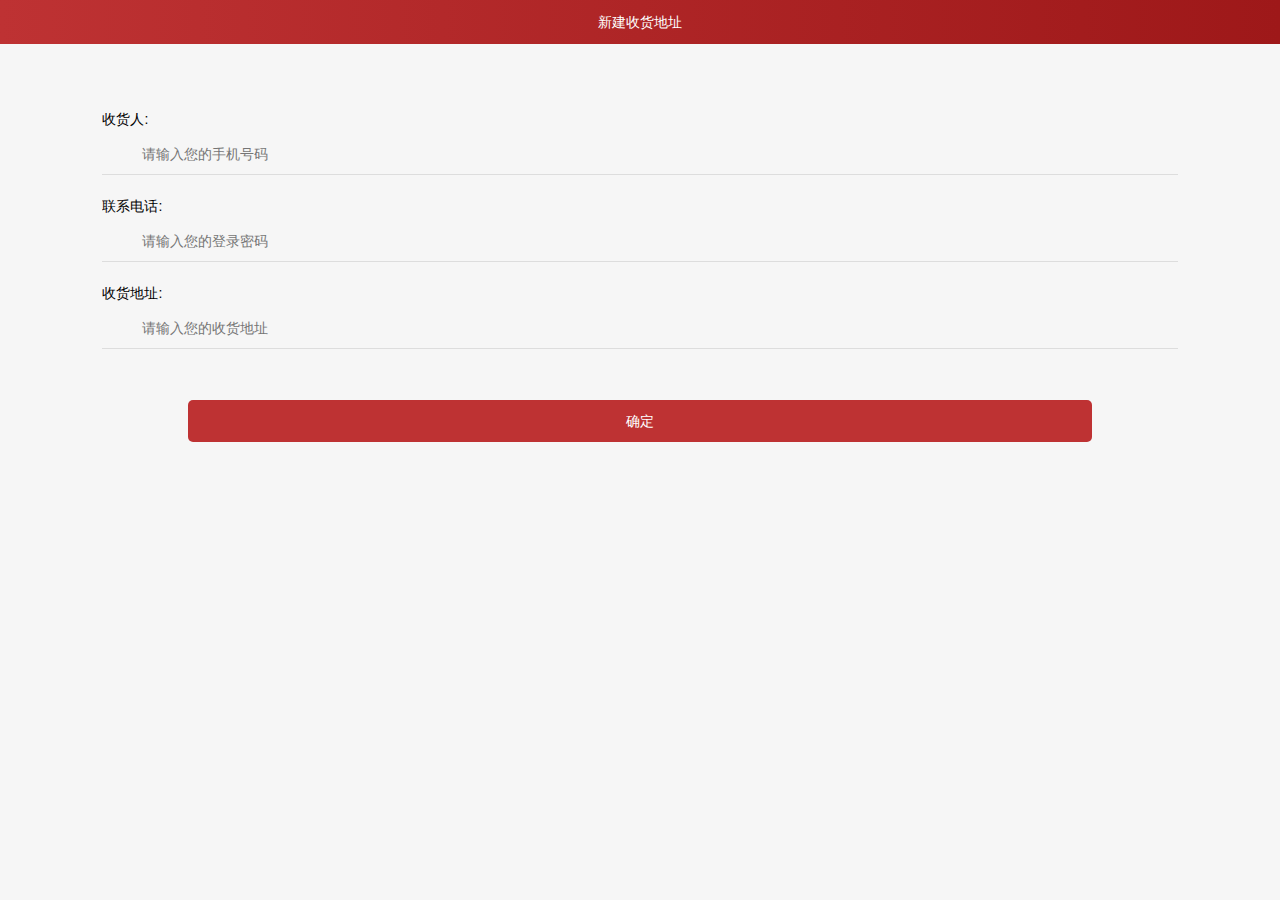
<file: html/userinfo/address/add.html>
<!DOCTYPE html>
<html><head><meta http-equiv="Content-Type" content="text/html; charset=UTF-8">
    
    <meta name="viewport" content="initial-scale=1.0, maximum-scale=1.0, user-scalable=no">
    <link rel="stylesheet" href="../../../css/userinfo/address/base.css">
    <link rel="stylesheet" href="../../../css/userinfo/address/style.css">
    <link rel="stylesheet" href="../../../css/userinfo/address/swiper.min.css">
    <title>新建收货地址</title>  
</head>
<body>
	<div class="wrap">
		<!--标题栏-->
		<div class="fixed_top">
			<div class="top-l"><a href="javascript:window.history.back()"><i class="icons"></i></a></div>
			<h2>新建收货地址</h2>
		</div>
		
		<div class="container">
			 <form class="login-form">
				<ul>
					<li>
						<label>收货人:</label>
						<div class="username"><i class="icons"></i><input type="text" value="" name="username" placeholder="请输入您的手机号码"></div>
					</li>
					<li>
						<label>联系电话:</label>
						<div class="password"><i class="icons"></i><input type="text" value="" name="password" placeholder="请输入您的登录密码"></div>
					</li>
					<li>
						<label>收货地址:</label>
						<div class="address"><i class="icons"></i><input type="text" value="" name="address" placeholder="请输入您的收货地址"></div>
					</li>
				</ul>
				<div class="log">
					<a href="javascript:window.history.back()" class="btn-login">确定</a>
				</div>
			</form>
  		</div>

	</div>

 

<script type="text/javascript" src="../../../plugins/jquery/jquery-1.7.js"></script>
<script src="../../../js/userinfo/address/eruda.min.js"></script>
<script type="text/javascript">
    $(function(){
    	//eruda.init();
 
	})
</script>
</body></html>
</file>
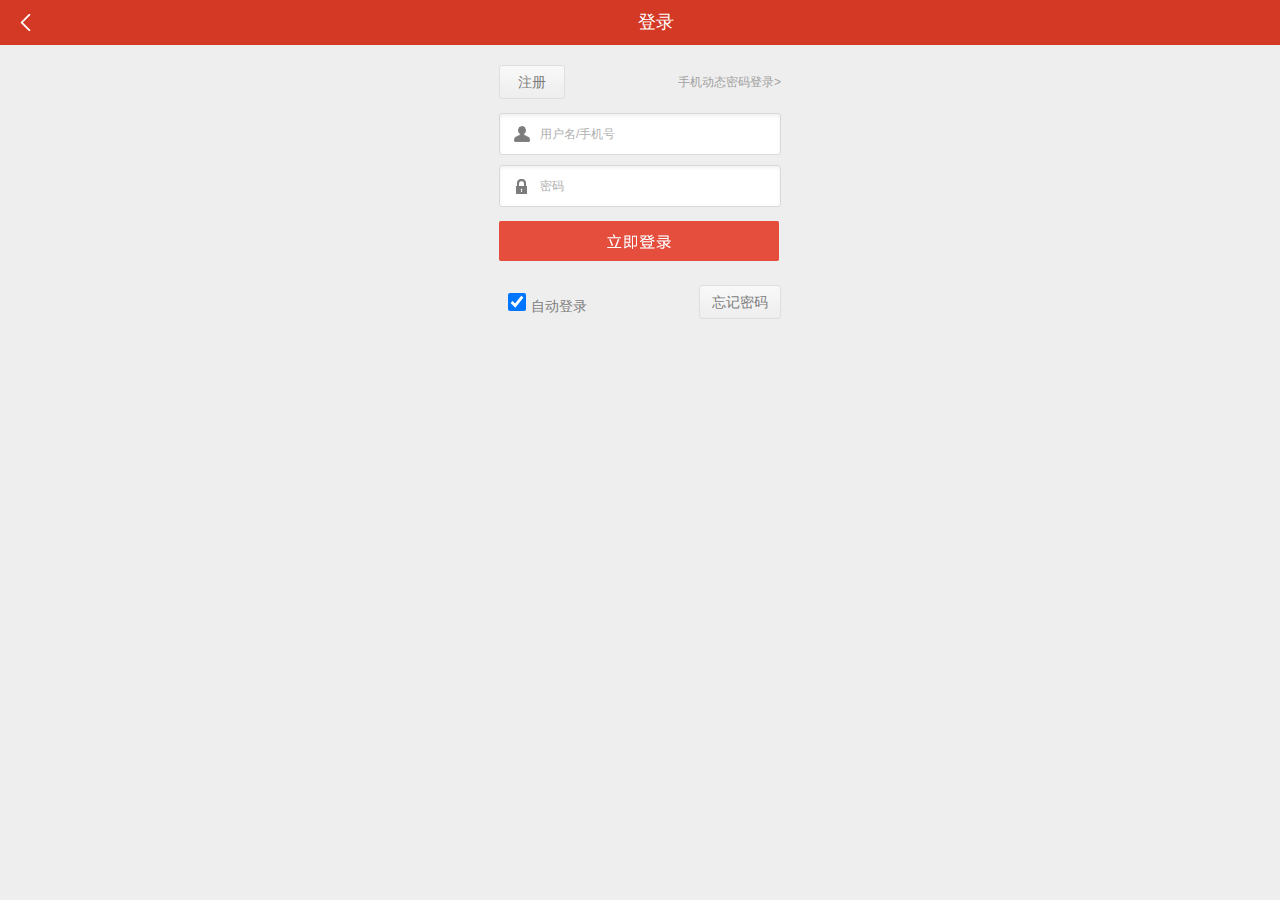
<file: html/userinfo/login/login.html>
<!DOCTYPE html>
<html xmlns="http://www.w3.org/1999/xhtml">
<head>
    <meta http-equiv="Content-Type" content="text/html; charset=UTF-8">
    <meta name="viewport" content="initial-scale=1.0, maximum-scale=1.0, user-scalable=no">
    <link rel="shortcut icon" href="/images/favicon.ico"/>
    <meta content="telephone=no" name="format-detection">
    <meta name="apple-mobile-web-app-capable" content="yes">
    <meta name="apple-mobile-web-app-status-bar-style" content="black">
    <link href="/css/userinfo/login/reset.css" rel="stylesheet" type="text/css">
    <link href="/css/userinfo/login/head.css" rel="stylesheet" type="text/css">
    <link href="/css/userinfo/login/foot.css" rel="stylesheet" type="text/css">
    <link rel="stylesheet" type="text/css" href="/css/userinfo/login/user.css">
    <script src="/plugins/jquery/jquery-1.6.2.min.js" type="text/javascript"></script>
    <script src="/plugins/jquery/jquery.autocomplete.js" type="text/javascript"></script>
    <script src="/plugins/jquery/jquery.touchScroll.js" type="text/javascript"></script>
</head>
<body>


<div class="header" id="header">
    <a class="back" href="javascript:history.back();"></a>
    <span class="headline">登录</span>

</div>

<section class="login">
    <div class="form">
        <form method="post"
              action="#"
              onsubmit="return false;"><input type="hidden" name="PHPSESSID" value="u02aadldcl5mdv9v836vatlgb5">
            <ul>
                <li class="sign clearfix">
                    <a class="signup"
                       href="#">注册</a>
                    <input id="btn_moblogin" type="button" class="btn" value="手机动态密码登录&gt;">
                </li>
                <li class="user-info name">
                    <input class="tipInput" tiptext="用户名/手机号" type="text" placeholder="" value="" name="user_name"
                           id="user_name">
                </li>
                <li class="user-info pwd">
                    <input class="password" tar="password" type="text" value="密码">
                    <input id="password" type="password" value="" name="password" style="display: none">
                    <input type="hidden" name="back" value="">
                </li>
                <li class="enter">
                    <input id="btn_enter" type="submit" class="btn" value="">
                </li>
                <!--			<li>现注册即送移动专享30元红包</li>-->
                <li class="clearfix">
                    <span class="auto"><input type="checkbox" id="remerber" checked="" class="check">自动登录</span>
                    <a class="getpwd"
                       href="#">忘记密码</a>
                </li>

            </ul>
            <input type="hidden" name="act" value="login">
            <div id="alipay" style="display: none"></div>
        </form>
    </div>
</section>
<script type="text/javascript">
    $(function () {
        $("#btn_enter").click(function (e) {
            e.preventDefault();
            var user_name = $("#user_name").val();
            var pwd = $("#password").val();
            var act = $("input[name=act]").val();
            var remerber = $("#remerber").attr("checked");
            if (remerber != 'checked') {
                remerber = 0;
            } else {
                remerber = 1;
            }
            if (user_name == '用户名/手机号' || pwd == '密码') {
                alert('用户名密码不能为空！');
                return false;
            }
            $.post('ajax', {act: act, user_name: user_name, password: pwd, remerber: remerber}, function (data) {
                //登录逻辑
                if (data.success == 1) {
                    var back = $("input[name=back]").val();
                    if (back.length > 0) {
                        window.location = back;
                    } else {
                        window.location = '../user';
                    }
                } else if (data.error == "silence") {
                    window.location = '../active/direct_login';
                } else {
                    alert(data.error);
                    return false;
                }
            }, 'JSON');
        });
        $("#btn_moblogin").click(function () {
            window.location = 'login/m';
        });
    });
    function zfb() {
        $.post('../union_login/alipay', '', function (data) {

            $('#alipay').html(data);
        });

    }
</script>

</body>
</html>
</file>
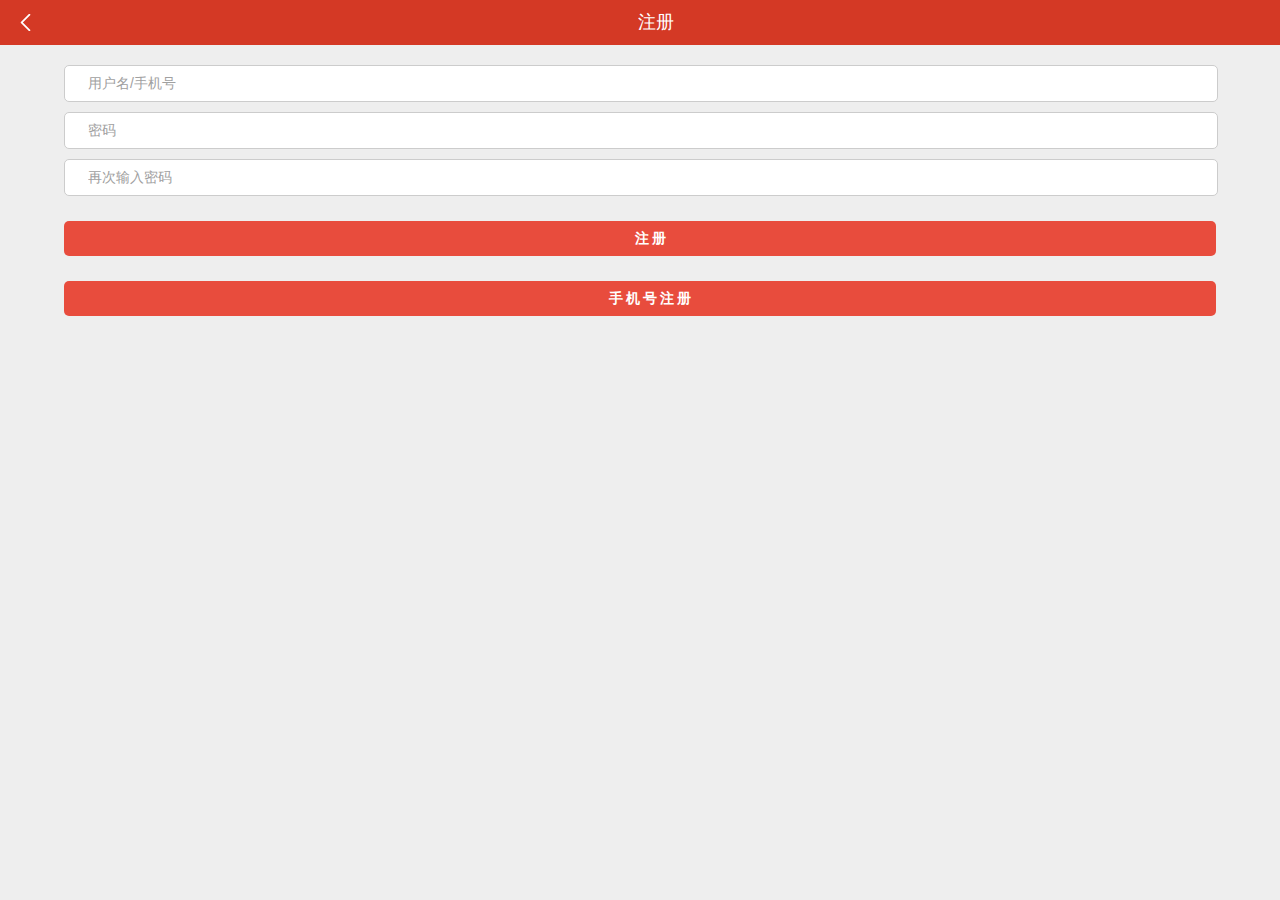
<file: html/userinfo/login/register.html>
<!DOCTYPE html>
<html xmlns="http://www.w3.org/1999/xhtml">
<head>
    <meta http-equiv="Content-Type" content="text/html; charset=UTF-8">
    <meta content="telephone=no" name="format-detection">
    <meta name="apple-mobile-web-app-capable" content="yes">
    <meta name="apple-mobile-web-app-status-bar-style" content="black">
    <meta name="viewport" content="width=320, initial-scale=1.0, maximum-scale=1.0, user-scalable=no">
    <meta name="viewport" content="initial-scale=1.0, maximum-scale=1.0, user-scalable=no">
    <link rel="shortcut icon" href="/images/favicon.ico"/>
    <link href="/css/userinfo/login/reset.css" rel="stylesheet" type="text/css">
    <link href="/css/userinfo/login/head.css" rel="stylesheet" type="text/css">
    <link href="/css/userinfo/login/foot.css" rel="stylesheet" type="text/css">
    <link rel="stylesheet" type="text/css" href="/css/userinfo/login/signup.css">
    <script src="/plugins/jquery/jquery-1.6.2.min.js" type="text/javascript"></script>
    <script src="/plugins/jquery/jquery.autocomplete.js" type="text/javascript"></script>
    <script src="/plugins/jquery/jquery.touchScroll.js" type="text/javascript"></script>
</head>
<body>


<div class="header" id="header">
    <a class="back" href="javascript:history.back();"></a>
    <span class="headline">注册</span>
    <!--<a class="search"
       href=""></a>-->
</div>
<section class="signup">
    <!--<div class='bread_new'>用户名注册</div> -->
    <div class="form">
        <form method="post"
              action="#"
              onsubmit="return false;">
            <ul>
                <li>
                    <input class="tipInput" tiptext="用户名/手机号" type="text" placeholder="" value="" name="user_name">
                </li>
                <li>
                    <input class="password" tar="password" type="text" value="密码">
                    <input id="password" type="password" value="" name="password" style="display: none">
                </li>
                <li>
                    <input class="password" tar="password2" type="text" value="再次输入密码">
                    <input id="password2" type="password" value="" name="password2" style="display: none">
                </li>
                <li><input id="btn_enter" type="submit" class="btn" value="注册"></li>

                <li>
                    <input id="btn_mobreg" type="button" class="btn" value="手机号注册"></li>


            </ul>
        </form>
    </div>


    <script type="text/javascript">
        $(function () {
            $("#btn_enter").click(function (e) {
                e.preventDefault();
                var user_name = $("input[name=user_name]").val();
                var pw1 = $("input[name=password]").val();
                var pw2 = $("input[name=password2]").val();
                if (user_name == $("input[name=user_name]").attr('tiptext') || user_name == '') {
                    alert("用户名/手机号不能为空");
                    return false;
                }
                if (pw1 == $("input[name=password]").attr('tiptext') || pw1 == '') {
                    alert("密码不能为空");
                    return false;
                }
                if (pw2 == $("input[name=password2]").attr('tiptext') || pw2 == '') {
                    alert("再次输入密码");
                    return false;
                }
                if (pw1 != pw2) {
                    alert("两次密码输入不一致");
                    return false;
                }
                $.post('user_add', {user_name: user_name, pwd1: pw1, pwd2: pw2}, function (data) {
                    //判断注册
                    if (data.success > 0) {
                        if (data.result == 'm') {
                            window.location = '../signup/m2';
                        }
                        else {
//					var tprm="username="+user_name;//需要客户配合为参数赋值实际注册用户名
//					__ozfac2(tprm,"#regsucc");
//					ga('send','pageview','signup/success');
                            setTimeout(function () {
                                window.location = 'user';
                            }, 200);
                            //	window.location='user';
                        }

                    } else {
                        alert("亲爱的用户，" + data.error);
                    }
                }, 'JSON')
            })
            $("#btn_mobreg").click(function () {
                window.location = 'm.html';
            });
        });
    </script>
</section>

</body>
</html>
</file>
<file: css/base.css>
@charset "utf-8";
/* 基本元素重置 */
body,p,h1,h2,h3,h4,h5,h6,ul,ol,li,dl,dt,dd,table,th,td,form,fieldset,legend,input,textarea,button,select,a{margin:0;padding:0;outline:none;}
html,body{min-height:100%}
body,input,textarea,select,button,table{font-size:14px/*;line-height:1.25em*/}
body{font-family:'microsoft yahei',Verdana,Arial,Helvetica,sans-serif;color:#000;-webkit-text-size-adjust:none;background:#f6f6f6}
img,fieldset{border:0;}
ul,ol{list-style:none;}
em,address{font-style:normal;}
a{color:#666;text-decoration:none;outline:none;}
/*a:active{border:none!important}  */
table{border-collapse:collapse;}
ul li,a,dd,p,span,i,div{cursor:pointer;-webkit-tap-highlight-color: rgba(0, 0, 0, 0);}
h1,h2,h3,h4,h5,h6,em,i{font-style:normal; font-weight:400; outline:none;}
img{border:none;vertical-align:middle;max-width:100%}
u{text-decoration:none}
/* 重用类样式 */
.f_l{float:left !important;}
.f_r{float:right !important;}
.no_margin{margin:0px !important;}
.no_border{border:0px !important;}
.no_bg{background:none !important;}
.clear_both{clear:both !important;}
.display_block{display:block !important;}
.clearfix:after{ content:" "; display:block; height:0; clear:both;visibility:hidden;}
/*.clearfix{ display:inline-block;}*/
.hide{display:none}
.show{display:block}
.white{background:white}
.grey{color:#B8B8B8}
.blue{ color:#00bdff;}
.red{ color:#be3233!important}
.gold{color:#F6B900}
.green{color:#58C94A!important}
.orange{color:#F99C35}
.clear{zoom:1;}
.clear:after{content:'';display:block; height:0; clear:both;visibility:hidden;}
.text-left{text-align:left}
.text-center{text-align:center}
.text-right{text-align:right}

.fixed_top{position:fixed;left:0;top:0;width:100%;z-index:666;background:white}
.fixed_bottom{position:fixed;left:0;bottom:0;width:100%;z-index:666;background:white}

.bggold{background:#F6B900!important;color:white}
.bgred{background:#FA7252!important;color:white!important;}
.bggreen{background:#58C94A!important;color:white!important}


p,li,dl,dt,dd,div,i{
  cursor:pointer;
 }

.swiper-pagination-bullet-active{background:#c9a063!important}
/*遮罩*/
.zz,.zz0,.zz1,.zz2,.zz3,.zz4{background:rgba(0,0,0,.6);position:fixed;top:0;left:0;width:100%;height:100%;z-index:10000}
.window_info{width:260px;height:150px;background:rgb(255,255,255);position:absolute;left:50%;top:50%;margin-top:-75px;margin-left:-130px;border-radius:5px;box-shadow:0 0 50px 0 #333;overflow:hidden}
.window_info h3{height:50px;line-height:50px;text-indent:1em;color:white;background:linear-gradient(to right,#17ce71,#14af4b);background-color:#17ce71;position:relative}
.window_info i{position:absolute;right:10px;top:15px;width:20px;height:20px;font-size:20px;color:white;line-height:20px;text-indent:0}
.info_detail{width:calc(100% - 20px);height:80px;padding:10px;display:table}
.info_detail p{display:table-cell;vertical-align:middle;font-size:14px;color:#666;text-align:center;line-height: 24px;}
.btns{height:36px;padding:7px 0;text-align:center;background:rgba(222,222,222,.2);overflow:hidden}
.zz .btns a,.zz0 .btns a{display:block;width:60%;height:36px;line-height:36px;text-align:center;color:white;font-size:14px;margin:0 auto}
.zz .btns a:nth-child(1),.zz0 .btns a:nth-child(1){background-color:#58C94A;color:#fff;border-radius:5px}
.zz .btns a:nth-child(2),.zz0 .btns a:nth-child(2){color:#cb0b16}

.zz2 .btns a,.zz3 .btns a,.zz4 .btns a{display:inline-block;width:100px;height:36px;line-height:36px;text-align:center;color:white;font-size:14px;margin:0 10px}
.zz2 .btns a:nth-child(1),.zz3 .btns a:nth-child(1),.zz4 .btns a:nth-child(1){background-color:orange;color:#fff;border-radius:5px}
.zz2 .btns a:nth-child(2),.zz3 .btns a:nth-child(2),.zz4 .btns a:nth-child(2){background-color:#58C94A;color:#fff;border-radius:5px}

 

@font-face {
  font-family: 'icons';  /* project id 526368 */
  src: url('//at.alicdn.com/t/font_890120_dgm7qlwem1.eot');
  src: url('//at.alicdn.com/t/font_890120_dgm7qlwem1.eot?#iefix') format('embedded-opentype'),
  url('//at.alicdn.com/t/font_890120_dgm7qlwem1.woff') format('woff'),
  url('//at.alicdn.com/t/font_890120_dgm7qlwem1.ttf') format('truetype'),
  url('//at.alicdn.com/t/font_890120_dgm7qlwem1.svg#iconfont') format('svg');
}

i.icons{
  font-family:"icons" !important;
  font-size:20px;
  font-style:normal;
  -webkit-font-smoothing: antialiased;
  -webkit-text-stroke-width: 0.2px;
  -moz-osx-font-smoothing: grayscale;
  vertical-align:top;
  margin-right:5px;
  margin-left:5px
}
</file>
<file: css/style.css>
.wrap{overflow:hidden}
.container{padding:44px 0 60px 0;overflow:hidden}
.bgw{background:white}

/*登录注册*/
.login-logo{padding-top:100px;text-align:center}
.login-logo a{display:block;width:200px;height:80px;margin:0 auto;text-align:center}
.login-logo img{height:80px;width:200px}
.login-form{width:84%;margin:60px auto 20px}
.login-form li{position:relative;margin-bottom:15px;overflow:hidden}
.login-form li label{display:block;height:30px;line-height:30px;color:#000}
.login-form li div{position:relative;height:42px}
.login-form li div i{position:absolute;left:2px;top:8px}
.login-form li div input{border:none;border-bottom:1px solid #ddd;background:none;height:20px;line-height:20px;font-size:14px;padding:10px 0;width:100%;text-indent:40px}
.login-form li.active div input{border-bottom:1px solid #be3233}
.login-form li.active label{color:#000}
/*.login-form li a.hqyzm{position:absolute;right:5px;top:10px;height:color:#666;font-size:14px}*/
.login-form li a.hqyzming{color:#be3233}

.log{width:84%;margin:50px auto 20px}
.log a{display:block;height:42px;line-height:42px;border-radius:5px;text-align:center;color:white;background:linear-gradient(to right,#be3233,#9e1819);background:#be3233;}

.log-more{height:30px;margin:10px auto}
.log-more a.btn-reg{float:left;height:30px;line-height:30px;color:#aaa}
.log-more a.btn-psw{float:right;height:30px;line-height:30px;color:#aaa}

.tyxy{color:#aaa;vertical-align:middle;}
.tyxy i,.tyxy label{display:inline-block;height:30px;line-height:30px}
.tyxy i{display:none}
.tyxy i.active{display:inline-block}

/*标题栏*/
.fixed_top{width:100%;height:44px;background:linear-gradient(to right,#be3233,#9e1819);background-color:#be3233;position:fixed;left:0;top:0;z-index:99;color:white;text-align:center;overflow:hidden}
.top-l{width:60px;height:44px;line-height:44px;float:left;text-align:center}
.top-r{width:80px;height:44px;line-height:44px;float:right;text-align:center}
.fixed_top h1{color:white;font-size:18px;height:44px;line-height:44px;font-weight:400;width:calc(100% - 140px);float:left;text-align:center;text-indent:20px}
.fixed_top h2{color:white;font-size:14px;height:44px;line-height:44px;font-weight:400;width:calc(100% - 140px);float:left;text-align:center;text-indent:20px}
.fixed_top a{color:white}

.fixed_topw{width:100%;height:60px;background-color:#fff;position:fixed;left:0;top:0;z-index:99;color:white;text-align:center;overflow:hidden;box-shadow:0 1px 3px 0 rgba(0,0,0,.2)}
.fixed_topw h1{color:#333;font-size:18px;height:60px;line-height:60px;font-weight:400;width:calc(100% - 140px);float:left;text-align:center;text-indent:20px}
.fixed_topw h2{color:#333;font-size:14px;height:60px;line-height:60px;font-weight:400;width:calc(100% - 140px);float:left;text-align:center;text-indent:20px}
.fixed_topw a{color:#333}

.self_info{width:calc(100% - 200px);float:left;position:relative;padding-left:44px;margin-top:8px;box-sizing:border-box}
.self_info img{position:absolute;left:7px;top:7px;width:30px;height:30px;border-radius:50%;box-shadow:0 0 0 2px #ddd}
.self_info h4{margin-top:4px;height:18px;line-height:18px;color:#333;font-size:12px;text-align:left}
.self_info p{height:18px;line-height:18px;color:#666;font-size:12px;text-align:left}
.fixed_topw ul{width:200px;float:right;margin-top:8px;}
.fixed_topw ul li{width:25%;float:left;text-align:center;color:#333;font-size:12px}
.fixed_topw ul a{display:block;height:44px;padding-top:4px;box-sizing:border-box}
.fixed_topw ul h4{height:18px;line-height:18px}
.fixed_topw ul p{height:20px;line-height:20px;text-align:center}
.fixed_topw ul i{font-size:18px!important;color:#666;margin:0}
.fixed_topw ul li.active h4,.footer ul li.active i{color:#be3233}

.tzxx{padding:5px 0;height:30px;line-height:30px;overflow:hidden;background:#fff;margin-top:5px;position:relative;padding-left:50px}
.tzxx i{font-size:24px;width:50px;height:40px;line-height:40px;background:white;position:absolute;left:0;top:0;text-align:center;color:#be3233}
.tzxx p{height:30px;line-height:30px;text-indent:8px}

.gz{padding:5px;background:white;color:#666;line-height:24px}
.gz a{color:#9E1819}

.banner{background:url(../img/bn.jpg);background-size:100% 100%;height:160px}
.banner_top{height:60px;position:relative}
.banner_top h2{color:white;font-size:20px;height:60px;line-height:60px;text-align:center}
.banner_top a{position:absolute;right:15px;top:14px;height:32px;width:80px;line-height:32px;border-radius:5px;color:#000;text-align:center;border:1px solid #fff;background:rgba(255,255,255,.5);font-size:12px}
.main_data{padding:20px 0;text-align:center}
.main_data li{display:inline-block;background:#f5c6a6;border:1px solid #9E1819;border-radius:5px;box-shadow:0 0 0 3px #f5c6a6;margin:0 6px;width:40px;line-height:40px;height:40px;color:#9E1819;font-size:24px}
.kjtimes{height:50px;background:#c00000}
.kjtimes i{display:block;color:white;font-size:26px;width:30px;height:50px;line-height:50px;text-align:center;float:left}
.kjtimes p{width:90px;height:50px;line-height:50px;float:left;color:white}
.djs_timed span{display:inline-block;background:#f5c6a6;border:1px solid #9E1819;border-radius:5px;box-shadow:0 0 0 3px #f5c6a6;margin:5px;width:32px;text-align:center;line-height:30px;height:30px;color:#9E1819;font-size:18px}
.djs_timed{padding-top:2px;height:50px;line-height:50px;width:calc(100% - 130px);float:right;color:white}

/*footer*/
.footer{position:fixed;bottom:0;left:0;width:100%;height:60px;box-shadow:0 -1px 3px 0 rgba(0,0,0,.2);background:#fff;z-index:88}
.footer ul li{width:25%;float:left;text-align:center;color:#333;font-size:12px}
.footer ul a{display:block;height:50px;padding-top:6px}
.footer ul h4{height:20px;line-height:20px}
.footer ul p{height:30px;line-height:30px;text-align:center}
.footer ul i{font-size:24px;color:#666;margin:0}
.footer ul li.active h4,.footer ul li.active i{color:#be3233}
.footer>a{display:block;width:80%;height:40px;line-height:40px;background:#be3233;color:white;font-size:12px;text-align:center;margin:10px auto;border-radius:3px}


.foot_l{width:130px;float:left;height:60px;line-height:60px;padding:0 5px}
.foot_r{width:calc(100% - 140px);float:right;height:60px;text-align:right;overflow:hidden}
.foot_r a{display:inline-block;width:80px;height:40px;line-height:40px;margin-top:10px;border-radius:5px;margin-right:10px;text-align:center;color:white}
a.jrgwc{background:orangered}
a.ljgm{background:#be3233}

/*首页*/
h1{text-overflow:ellipsis;white-space:nowrap;overflow:hidden}
 

/*分类列表*/
.index_list{overflow:hidden;margin:10px auto;background:white}
.index_list li{width:25%;float:left;text-align:center;margin:5px 0;font-size:12px}
.index_list li a{display:block}
.index_list li div img{width:44px}
.index_list li p{height:30px;line-height:30px;color:#666}
 
/*主题卖场*/
.ztmc{overflow:hidden;background:white;margin-top:10px}
.ztmc h2{font-size:16px;height:42px;line-height:42px;color:#333;text-indent:10px;box-shadow:0 -1px 0 0 #ddd inset;position:relative}
.ztmc h2 a{text-indent:0;display:block;position:absolute;right:10px;top:8px;width:30px;height:30px;line-height:30px;text-align:center;color:#999;background:#f2f2f2;border-radius:50%}
.ztmc h2 a i{margin:0}
.ztmc_list li{width:50%;padding:1px;box-sizing:border-box;float:left;box-shadow:1px 1px 0 0 #eee;text-align:left;position:relative}
.ztmc_list li div.img{text-align:center;overflow:hidden;height:180px;box-sizing:border-box;background:#f6f6f6;padding:5px}
.ztmc_list li div.img img{max-width:100%;height:170px}
.prolist_info{background:#fff;padding:5px;padding-top:0;overflow:hidden}
.ztmc_list li h4{font-size:14px;color:#333;margin:10px auto;overflow:hidden;text-overflow:ellipsis;white-space:nowrap;}
.ztmc_list li p.red{font-size:14px;height:20px;line-height:20px;color:#ea4e00!important}
.ztmc_list li p.grey{font-size:14px;height:20px;line-height:20px;color:#ccc;text-decoration:line-through;}
.ztmc_list li div.add{display:block;padding:5px;height:40px;}
.ztmc_list li div.add a{display:block;width:88%;margin:4px auto;text-align:center;height:32px;line-height:32px;border:1px solid #c52600;color:#c52600;border-radius:5px}
.ztmc_list li div.add a i{color:#c52600;font-size:20px!important}


/*搜索*/
.top_search{width:calc(100% - 60px);height:30px;padding:7px 0;text-align:center;position:relative;margin:0 auto}
.top_search input{height:20px;line-height:20px;padding:5px;width:90%;border:none;background:#fff;border-radius:15px;color:#999;text-indent:34px}
.top_search i{position:absolute;left:20px;top:10px;color:#be3233}

 

/*筛选层*/
.zzc{background:rgba(0,0,0,.6);position:fixed;left:0;top:0;width:100%;height:100%;z-index:166;display:none}
.sxlist{background:white;position:fixed;left:0;bottom:50px;width:100%;height:330px;z-index:186;text-align:center;display:none;box-sizing:border-box}
.sxlist h4{height:36px;line-height:36px;text-align:left;text-indent:10px;background:#f2f2f2;color:#000}
.sxlist ul{overflow:hidden;margin:10px auto;padding-left:5px}
.sxlist ul li{padding:6px 20px;margin:5px;border:1px solid #ddd;border-radius:3px;text-align:center;float:left;color:#999}
.sxlist ul li.active{background:#ea4e00;color:white;border:1px solid #ea4e00}
.sxlist a{display: block;width:80%;height:36px;line-height:36px;text-align: center;color: white;background:#be3233; border-radius:5px;position:fixed;bottom:10px;left:10%;}




/*产品详情*/
.details{background:white;line-height:26px;padding:10px;font-size:14px;color:#666;word-break:break-all}
.detail_list h2,.detail_list li{height:44px;line-height:44px;background-color:white;text-indent:1em;margin-top:1px;overflow:hidden}
.detail_list h2{margin-bottom:0;font-size:18px}
.detail_list h2 span{float:left;width:70%;height:44px;line-height:44px;overflow:hidden;text-overflow:ellipsis;white-space:nowrap}
.detail_list h2 u{font-size:14px!important;float:right;width:30%;height:44px;line-height:44px;text-align:center;text-decoration:none!important}

.detail_list li{color:#666;font-size:14px;text-indent:0;}
.detail_list label{text-indent:1em;float:left;width:80px;height:44px;line-height:44px;color:#000;}
.detail_list a,.detail_list font,.detail_list em{font-size:12px}
.detail_list em{margin-left:15px}
.detail_list input,.sxlist input{width:60px;height:34px;line-height:34px;margin-top:5px;text-align:center;background:#EA4E00;color:white;border:none;outline:none;vertical-align:top;}
.detail_list input[type="number"],.sxlist input[type="number"]{background:#f9f9f9;color:#333;border-top:1px solid #ddd;border-bottom:1px solid #ddd;box-sizing:border-box}
.spjs h3{height:44px;line-height:44px;text-indent:1em;font-size:14px;margin-top:6px;background:#f6f6f6;color:#000}
.spjs h4{height:40px;line-height:40px;font-size:14px;color:#333}
.spjs p{line-height:24px;font-size:12px}
.xzzlfa{float:left;width:calc(100% - 90px);height:40px;line-height:40px;color:#999;text-align:right;padding-right:10px;font-size:12px!important}
.hjje{height:40px;line-height:40px;overflow:hidden;margin-top:10px}
.hjje p{width:50%;float:left;text-align:left;text-indent:10px;}


.maintitle{height:90px;padding:10px 10px 0px 100px;position:relative;text-align:left!important}
.maintitle img{height:80px;width:80px;box-shadow:0 0 0 1px #ddd;border-radius:3px;position:absolute;left:10px;top:10px}
.maintitle i{position:absolute;right:6px;top:16px;color:#333!important}
.maintitle h5{height:30px;line-height:30px;overflow:hidden;text-overflow:ellipsis;white-space:nowrap;font-size:16px;color:#333}
.maintitle p{height:26px;line-height:26px;font-size:12px;color:#999}
.slxz{text-align: left;padding-left: 10px;}
.sxlist .ok{width:100%;left:0;bottom:0;height:50px;line-height:50px;border-radius:0}


/*新闻资讯*/
.news_list{padding:10px}
.news_list li{padding:5px 10px;margin-bottom:10px;height:80px;position:relative;background:white;box-shadow:0 0 3px 0 rgba(0,0,0,.2);border-radius:5px;overflow:hidden}
.news_list li h4{height:30px;line-height:30px;color:#000;overflow:hidden;text-overflow:ellipsis;white-space:nowrap}
.news_list li div.listinfo{position:relative;height:80px;padding-bottom:5px}
.news_list li p{font-size:14px;height:48px;line-height:24px;color:#999;overflow:hidden}


/*榜单*/
.top_bang{height:120px;padding:20px 0;overflow:hidden;background:linear-gradient(to bottom right,#be3233 30%,#9e1819);background-color:#be3233;}
.top_bang li{width:33.33%;height:120px;float:left;text-align:center;position:relative}
.top_bang li .img{height:70px;text-align:center;position:relative;margin-bottom:6px}
.top_bang li .img img{box-shadow:0 3px 3px 0 rgba(0,0,0,.2);border-radius:50%;width:70px;height:70px;text-align:center;position:relative}
.top_bang h2,.top_bang p{height:22px;line-height:22px;text-align:center;color:white;font-size:14px}
.top_bang p{color:rgba(255,255,255,.6)}
.top_bang p span{color:#fff}

.bang_list{overflow:hidden;background:white}
.bang_list li{height:50px;padding:10px 10px 10px 70px;position:relative;border-bottom:1px solid #eee}
.bang_list li img{box-shadow:0 0 0 1px #f0f0f0;position:absolute;left:10px;top:10px;border-radius:50%;width:50px;height:50px;text-align:center}
.bang_list li h3{height:50px;line-height:50px;color:#333;font-size:14px;width:calc(100% - 100px);float:left}
.bang_list li p{float:right;color:#999;height:50px;line-height:50px;text-align:right;pading-right:10px;width:100px;font-size:14px}
.bang_list li p span{color:orangered;padding:0 5px}


/*购物车*/
.fixed_shopcar{position:fixed;right:20px;bottom:70px;width:50px;height:50px;background:orangered;line-height:56px;text-align:center;color:#fff;font-size:20px;border-radius:50%;box-shadow:0 0 0 4px #fadc7f}
.fixed_shopcar i{font-size:24px}
.fixed_shopcar span{font-size:12px;position:absolute;right:6px;top:2px;background:orangered;color:white;border-radius:50%;width:20px;height:20px;line-height:20px;text-align:center}
.gw_top{position:fixed;left:0;top:0;width:100%;z-index:88;height:44px;line-height:44px;background:white;box-shadow:0 1px 3px 0 rgba(0,0,0,.17)}
.gw_top .address{width:calc(100% - 80px);height:44px;line-height:44px;float:left}
.gw_top .address i{width:20px;height:44px;line-height:44px;float:left}
.gw_top .address p{width:calc(100% - 30px);height:44px;line-height:44px;color:#666;font-size:12px;float:left;overflow:hidden;text-overflow:ellipsis;white-space:nowrap;}
.bjbtn{height:44px;line-height:44px;color:#fff}


/*购物车列表*/
.gw_list{margin:10px auto}
.gw_list li{background:white;margin-bottom:10px;padding:5px 10px}
.gw_list li dt{height:40px;line-height:40px;color:#333;border-bottom:1px solid #ddd;font-size:16px;color:#000}
.gw_list li dt i.checked{display:none;color:orangered}
.gw_list li dt.active i.unchecked{display:none}
.gw_list li dt.active i.checked{display:inline}


.gw_list li dd{overflow:hidden;border-bottom:1px solid #eee}
.gw_list li dd:last-child{border-bottom:none}
.gwinfo{padding:5px 5px 5px 100px;position:relative}
.gw_list li .checks{width:20px;height:80px;position:absolute;left:5px;top:5px;line-height:80px}
.gw_list li .checks i{margin:0 5px 0 0}
.gw_list li dd img{width:80px;height:80px;position:absolute;left:10px;top:5px}
.gw_list li dd h4{height:50px;line-height:24px;color:#666;overflow:hidden;font-size:14px}
.gw_list li dd .gwinfo p{height:24px;line-height:24px;overflow:hidden;text-overflow:ellipsis;white-space:nowrap}
.checks{color:#666}
.checks i.checked{display:none;color:orangered}
.checks.active i.unchecked{display:none}
.checks.active i.checked{display:inline}
.addminus{position:absolute;right:10px;bottom:6px}
.addminus .add,.addminus .minus{display:inline-block;width:20px;height:20px;line-height:20px;padding:2px;color:#be3233;border:1px solid #be3233;border-radius:3px}
.addminus .add i,.addminus .minus i{font-size:12px!important}
.addminus span{display:inline-block;width:30px;height:24px;line-height:24px;color:#333;text-align:center}
.sjyh{clear:both;height:40px;line-height:40px;padding-left:25px;font-size:12px}
.sjyh span.yh{padding:4px 8px;color:#be3233;border:1px solid #be3233;margin-right:10px}
.sjyh span.xq{color:#ccc}

/*结算*/
.pay{position:fixed;width:100%;height:50px;line-height:50px;bottom:60px;left:0;z-index:88;background:#f8f8f8;box-shadow:0 -1px 3px 0 rgba(0,0,0,.2)}

.bj{display:none}
.pay .yf{padding:0 5px;width:70px;float:left;color:#aaa;font-size:12px;text-align:right}
.pay p{padding:0 10px;width:calc(100% - 120px);float:left;text-align:left}
.pay p span{color:orangered}
.pay .js a{display:block;float:right;width:80px;height:36px;line-height:36px;margin:7px;text-align:center;background:#be3233;color:white;border-radius:5px}
.pay .bj a{display:block;float:right;width:80px;height:36px;line-height:36px;margin:7px;text-align:center;background:#be3233;color:white;border-radius:5px}
.pay .bj a.yzsc{box-shadow:0 0 0 1px #aaa inset;color:#666;border-radius:5px;background:none}


/*地址*/
.zz{display:none}
.select_window{position:fixed;bottom:0;left:0;width:100%;height:420px;background:white}	
.select_window h2{position:relative;height:50px;background:#f0f0f0;line-height:50px;text-indent:10px;font-size:16px;color:#333}	
.select_window h2 i{position:absolute;right:20px;top:0px;color:#666}	
.select_window ul.address_list{height:300px;padding:10px;overflow:auto}
.select_window ul.address_list li{height:50px;border-bottom:1px solid #eee;padding:5px 5px 5px 40px;position:relative}
.select_window ul.address_list li:last-child{border:none}
.select_window ul.address_list li .dzcheck{height:50px;line-height:50px;position:absolute;left:5px;top:5px;width:30px;text-align:center}	
.select_window ul.address_list li .dzcheck .unchecked{color:#ccc}	
.select_window ul.address_list li .dzcheck .checked{color:#be3233;display:none}	
.select_window ul.address_list li.active .dzcheck .checked{display:inline}	
.select_window ul.address_list li.active .dzcheck .unchecked{display:none}	
.select_window ul.address_list li h4,.select_window ul.address_list li p{height:24px;line-height:24px;color:#666}
.select_window ul.address_list li h4 span{color:#222;margin-right:10px}
.select_window .address_tab{height:50px;background:#f6f6f6;line-height:50px;overflow:hidden;position:relative}	
.select_window .address_tab li{float:left;width:50%;height:36px;line-height:36px;margin-top:7px}
.select_window .address_tab li:first-child{box-shadow:1px 0 0 0 #ddd}
.select_window .address_tab li a{display:block;height:36px;line-height:36px;color:#be3233;text-align:center}
.select_window .address_tab li:last-child a{display:block;width:50%;height:36px;line-height:36px;color:#fff;background:#be3233;border-radius:5px;text-align:center;margin:0 auto}




/*个人中心-分类列表*/
.mycenter_top{height:180px;padding:10px 0;background:linear-gradient(to bottom right,#be3233 30%,#9e1819);background-color:#be3233;overflow:hidden;margin-bottom:10px}
.baseinfo{margin:30px auto 15px;height:70px;position:relative}
.myimg{width:60%;float:left;padding-left:80px;position:relative}
.myimg a{display:block}
.myimg img{width:60px;height:60px;position:absolute;left:15px;top:5px;box-shadow:0 3px 3px 0 rgba(0,0,0,.2);border-radius:50%}
.myimg h3{height:30px;line-height:30px;font-size:16px;margin-bottom:5px;margin-top:5px;color:#fff;text-shadow:-1px 1px 0 rgba(0,0,0,.1)}
.myimg div{font-size:12px;width:100px;height:22px;line-height:22px;background:#fff;color:#666;border-radius:11px;text-align:center}
.baseinfo .qd{padding-left:10px;width:120px;height:30px;line-height:30px;position:absolute;right:0px;top:18px;border-radius:15px 0 0 15px;background:#ff9c00;color:white}
.ctlist{overflow:hidden}
.ctlist li{width:25%;float:left;text-align:center}
.ctlist li a{display:block;text-align:center;color:#fff}
.ctlist li i{font-size:30px!important;color:white;text-shadow:2px 2px 0 rgba(0,0,0,.1)}
.ctlist li a p{height:30px;line-height:30px;font-size:12px;text-align:center;color:#fff;text-shadow:-1px 1px 0 rgba(0,0,0,.1)}
.ctlist li a img{height:20px;line-height:20px;text-align:center;padding:5px}
  	
.mycenter_list{padding:10px;overflow:hidden;margin:10px auto;background:white}
.mycenter_list li{height:34px;line-height:34px;padding:8px;font-size:14px;border-bottom:1px solid #eee;position:relative;overflow:hidden}
.mycenter_list li a{display:block;height:34px;line-height:34px;text-indent:16px}
.mycenter_list li div{width:34px;height:34px;float:left;text-indent:0;}
.mycenter_list li div i.ititle{display:block;width:34px;height:34px;line-height:34px;text-align:center;color:#be3233;border-radius:50%;background:rgba(175, 21, 20, 0.07);margin:0}
.mycenter_list li p{float:left;margin-left:5px;height:34px;line-height:34px;color:#666}
.mycenter_list li:last-child{border:none}
.mycenter_list li a i.tomore{position:absolute;right:10px;top:8px}

/*充值*/
.cz_list{padding:10px 2%;overflow:hidden;background:#fff}
.cz_list li{width:21%;margin:10px 2%;height:40px;line-height:40px;background:#f8f8f8;box-shadow:0 0 0 1px #ddd;text-align:center;border-radius:5px;color:#666;font-size:14px;float:left;overflow:hidden}
.cz_list li input{width:100%;background:none;border:none;display:block;height:40px;line-height:40px;text-align:center;color:#666}
.cz_list li.on{background:#be3233;color:white;box-shadow:0 0 0 1px #be3233;}
.cz h3,.zf h3{height:50px;line-height:50px;text-indent:3%;}
.zf_list{padding:20px 2%;overflow:hidden;background:#fff}
.zf_list li{width:30.33%;margin:0 1.5%;height:40px;line-height:40px;background:#f8f8f8;box-shadow:0 0 0 1px #ddd;text-align:center;border-radius:5px;color:#666;font-size:14px;float:left}
.zf_list li i{color:black;vertical-align:top;margin-right:5px}
.zf_list li.on{background:#be3233;box-shadow:0 0 0 1px #be3233;color:white}
.zf_list li.on i{color:white!important}
.ljzf{display:block;width:84%;margin:40px auto;height:40px;line-height:40px;background:#be3233;text-align:center;border-radius:5px;color:#fff;font-size:14px;}


/*提现*/
.tx_list li{margin-bottom:1px;height:50px;line-height:50px;background:#fff;text-indent:2%}
.tx_list input{border:none;height:50px;line-height:50px;padding:0 5px;background:#f6f6f6;color:#555;width:calc(100% - 100px);float:right}
.txjl{width:100%;text-align:center;background:white}
.txjl td{padding:10px}

/*实名认证*/
.sm_list li{margin-bottom:1px;height:50px;line-height:50px;background:#fff;position:relative}
.sm_list li p{width:80px;text-align:right;float:left;height:50px;line-height:50px}
.sm_list li input[type="text"]{border:none;height:50px;line-height:50px;padding:0 5px;background:#fff;color:#555;width:calc(100% - 90px);float:left}
.sm_list li input[type="radio"]{display:none}
.sm_list li label{display:inline-block;width:80px;height:30px;line-height:30px;margin-top:10px;text-align:center;background:#f0f0f0;margin-right:15px;}
.sm_list li input[type="radio"]:checked+label{background:#be3233;color:white}
.sm_list li input[type="button"]{border:none;background:#ddd;position:absolute;right:5px;top:5px;width:100px;height:40px;line-height:40px;text-align:center;border-radius:5px}
.warning{box-sizing:border-box;width:96%;margin:20px auto;padding:8px;line-height:26px;background:rgba(225,125,136,.2);color:#666;border-radius:5px}



/*问题*/
.bang_tab{position:fixed;left:0;top:0;width:100%;height:44px;line-height:44px;z-index:88;background:white;box-shadow:0 1px 3px 0 rgba(0,0,0,.1);display:flex}
.bang_tab li{flex:1}
.bang_tab li a{display:block;width:80%;margin:0 auto;height:42px;line-height:42px;text-align:center;color:#666;border-bottom:2px solid transparent}
.bang_tab li.active a{color:#be3233;border-color:#be3233}

.ewm{position:absolute;left:50%;top:50%;margin-left:-125px;margin-top:-125px;}
.ewm img{width:250px;height:250px}
.ewm i{position:absolute;right:0;top:-30px;width:26px;height:26px;color:white;font-size:26px;margin-right:0}

/*我的订单*/
.container_inner{padding-top:44px}
.container_tb{padding-top:44px;padding-bottom:60px}
.orderstab{position:fixed;left:0;top:0;width:100%;height:44px;line-height:44px;z-index:88;background:white;box-shadow:0 1px 3px 0 rgba(0,0,0,.1)}
.orderstab li{width:20%;float:left}
.orderstab li a{display:block;width:80%;margin:0 auto;height:42px;line-height:42px;text-align:center;color:#666;border-bottom:2px solid transparent}
.orderstab li.active a{color:#be3233;border-color:#be3233}

.orders_list{overflow:hidden}
.orders_list li{background:white;margin-top:10px;overflow:hidden;position:relative}
.orders_list dl>img{display:none;width:80px;position:absolute;right:15px;top:-5px}
.orders_list li.ywc dl>img{display:block}
.orders_list li.ywc dt span{display:none}
.orders_list li.ywc a.zcgm,.orders_list li.ywc a.jh{display:inline-block}
.orders_list li.yqx a.zcgm{display:inline-block}
.orders_list li.dsh a.qrsh,.orders_list li.dsh a.qxdd{display:inline-block}
.orders_list li.dfk a.qxdd,.orders_list li.dfk a.ljzf{display:inline-block}
.orders_list li dt{height:50px;line-height:50px;position:relative}
.orders_list li dt h2{height:50px;line-height:50px;text-indent:10px;color:#000;font-size:16px;float:left}
.orders_list li dt h2 b{margin-left:10px}
.orders_list li dt span{height:50px;line-height:50px;color:#ccc;float:right;margin-right:15px}
.del{position:absolute;right:0;top:0;width:30px;height:50px;line-height:50px;color:#ccc;font-size:16px!important}
.orders_list li dd .ddinfo{padding:10px 10px 10px 90px;background:#f6f6f6;position:relative;border-bottom:1px solid #fff}
.orders_list li dd .ddinfo img{position:absolute;left:10px;top:15px;width:70px;height:70px}
.orders_list li dd .ddinfo p{height:52px;line-height:22px;color:#666}
.orders_list li dd .dd_subinfo{padding:0 10px;height:50px;line-height:50px;text-align:right;border-bottom:2px solid #f6f6f6}
.orders_list li dd .dd_subinfo span{margin-right:10px;color:#666}
.orders_list li dd .dd_subinfo span font{color:#333}
.orders_list li dd .dd_btns{height:50px;line-height:50px;text-align:right;overflow:hidden}
.orders_list li dd .dd_btns a{display:none;height:26px;line-height:26px;padding:0 10px;border-radius:13px;margin-top:12px;margin-right:10px}
.orders_list li dd .dd_btns a.jh,.orders_list li dd .dd_btns a.qxdd{border:1px solid #aaa;color:#aaa}
.orders_list li dd .dd_btns a.zcgm,.orders_list li dd .dd_btns a.sqtk,.orders_list li dd .dd_btns a.qrsh,.orders_list li dd .dd_btns a.ljzf{border:1px solid orangered;color:orangered}
.shdz{padding:5px;box-shadow: 0 1px 0 0 #efefef;}
.shdz h4,.shdz p{height:24px;line-height:24px;color:#666}
.shdz h4 span{color:#222;margin-right:10px}
 
 
/*常见问题*/
.bzzx li{line-height:26px;min-height:26px;background:white;padding:10px;position:relative;overflow:hidden;margin-top:10px}
.bzzx li a{display:block;width:calc(100% - 30px);line-height:26px;float:left;color:#000}
.bzzx li i{position:absolute;right:5px;top:10px;height:26px;line-height:26px;width:20px;color:#000}


.addvip{position:fixed;bottom:75px;right:10px;z-index:55;background:orange;color:white;width:44px;height:44px;line-height:44px;text-align:center;font-size:30px;color:white;border-radius:50%;box-shadow:0 0 0 3px #ffd17d}
 
/*收货地址*/
.shdzxz{background:white;margin-bottom:10px;padding:5px 10px}
.shdzxz h1{font-size:16px;height:40px;line-height:40px;color:#333;border-bottom:1px solid #ddd;position:relative;color:#000}
.shdzxz h1 a{color:orangered;font-size:14px;position:absolute;right:5px;top:0px}
.shdzxx{padding:5px}
.shdzxx h4,.shdzxx p{height:24px;line-height:24px;color:#666;overflow:hidden;text-overflow:ellipsis;white-space:nowrap}
.shdzxx h4 span{color:#222;margin-right:10px}
.shdzxx .set_sh{display:block;margin:10px auto;width:60%;height:50px;line-height:50px;border:1px dashed #ddd;text-align:center;color:#999;display:none}

.address_list{padding:10px;overflow:auto;background:white}
.address_list li{height:50px;border-bottom:1px solid #eee;padding:5px 45px 5px 40px;position:relative}
.address_list li:last-child{border:none}
.address_list li .dzcheck{height:50px;line-height:50px;position:absolute;left:5px;top:5px;width:30px;text-align:center}	
.address_list li .dzcheck .unchecked{color:#ccc}	
.address_list li .dzcheck .checked{color:#be3233;display:none}	
.address_list li.active .dzcheck .checked{display:inline}	
.address_list li.active .dzcheck .unchecked{display:none}	
.address_list li h4,.select_window ul.address_list li p{height:24px;line-height:24px;color:#666;overflow:hidden;text-overflow:ellipsis;white-space:nowrap}
.address_list li h4 span{color:#222;margin-right:10px}
.address_tab{height:50px;background:#fff;line-height:50px;overflow:hidden;position:fixed;left:0;bottom:0;width:100%;box-shadow:0 -1px 3px 0 rgba(0,0,0,.2);}	
.address_tab li{float:left;width:50%;height:36px;line-height:36px;margin-top:7px}
.address_tab li:first-child{box-shadow:1px 0 0 0 #ddd}
.address_tab li a{display:block;height:36px;line-height:36px;color:#be3233;text-align:center}
.address_tab li:last-child a{display:block;width:50%;height:36px;line-height:36px;color:#fff;background:#be3233;border-radius:5px;text-align:center;margin:0 auto}
.delete{position:absolute;right:10px;top:14px;color:#be3233;display:none}


/*详情页*/
.infomation{width:96%;margin:10px auto;padding:10px;box-sizing:border-box;background:white;box-shadow:0 0 3px 0 rgba(0,0,0,.13);border-radius:5px}
.infomation h3{line-height:34px;font-size:20px;color:#333;margin-bottom:20px}
.details{line-height:28px;font-size:14px;color:#666}



.sczs{position:fixed;left:0;bottom:0;width:100%;min-height:100vh;box-sizing:border-box;background:#f6f6f6;display:none;z-index:9999}
.sczs h2{height:50px;line-height:50px;background:#fff;box-shadow:0 1px 3px 0 rgba(0,0,0,.2);position:fixed;left:0;top:0;width:100%;text-indent:10px}
.sczs h2 span{font-size:16px;color:#333}
.sczs h2 a{position:absolute;right:10px;top:0px;color:#FA7252}
.sczs ul{padding:10px;padding-top:60px}
.sczs ul li{background:#fff;height:46px;border-bottom:1px solid #f0f0f0;padding:5px;overflow:hidden}
.sczs ul li .bh{width:60px;height:46px;line-height:46px;color:#666;float:left;text-align:center}
.sczs ul li .jhm{width:calc(100% - 150px);height:46px;line-height:46px;color:#666;float:left;text-align:center}
.sczs ul li .jhm input{height:20px;line-height:20px;border:1px solid #ddd;border-radius:3px;padding:10px}
.sczs ul li .sczsa{width:80px;height:46px;line-height:46px;float:left;text-align:center}
.sczs ul li .sczsa a{color:#9e1819;text-decoration:underline}


.login-form li div.sctx{width:44%;height:151px;float:left;margin-right:6%;background:#fff;border-radius:5px;overflow:hidden;text-align:center;box-shadow:0 0 3px 0 rgba(0,0,0,.2)}
.login-form li div.sctx img{max-width:100%;height:110px;padding:2px;box-sizing:border-box;}
.login-form li div.sctx a{display:block;height:40px;line-height:40px;text-align:center;color:#333;border-top:1px solid #eee}
</file>
<file: css/portal/style.css>
/* 公共样式表css */
html,body {
    color: #333;
    margin: 0;
    height: 100%;
    font-family: "Myriad Set Pro","Helvetica Neue",Helvetica,Arial,Verdana,sans-serif;
    -webkit-font-smoothing: antialiased;
    -moz-osx-font-smoothing: grayscale;
    font-weight: normal;
}

* {
    -webkit-box-sizing: border-box;
    -moz-box-sizing: border-box;
    box-sizing: border-box;
}

a {
    text-decoration: none;
    color: #000;
}

a, label, button, input, select {
    -webkit-tap-highlight-color: rgba(0, 0, 0, 0);
}

img {
    border: 0;
}

body {
    background: #fff;
    color: #666;
}

html, body, div, dl, dt, dd, ol, ul, li, h1, h2, h3, h4, h5, h6, p, blockquote, pre, button, fieldset, form, input, legend, textarea, th, td {
    margin: 0;
    padding: 0;
}

a {
    text-decoration: none;
    color: #08acee;
}

button {
    outline: 0;
}

img {
    border: 0;
}

button,input,optgroup,select,textarea {
    margin: 0;
    font: inherit;
    color: inherit;
    outline: none;
}

li {
    list-style: none;
}

a {
    color: #666;
}

.clearfix::after {
    clear: both;
    content: ".";
    display: block;
    height: 0;
    visibility: hidden;
}

.clearfix {
}

/* 必要布局样式css */
.aui-flexView {
    width: 100%;
    height: 100%;
    margin: 0 auto;
    display: -webkit-box;
    display: -webkit-flex;
    display: -ms-flexbox;
    display: flex;
    -webkit-box-orient: vertical;
    -webkit-box-direction: normal;
    -webkit-flex-direction: column;
    -ms-flex-direction: column;
    flex-direction: column;
}

.aui-scrollView {
    width: 100%;
    height: 100%;
    -webkit-box-flex: 1;
    -webkit-flex: 1;
    -ms-flex: 1;
    flex: 1;
    overflow-y: auto;
    overflow-x: hidden;
    -webkit-overflow-scrolling: touch;
    position: relative;
    margin-top: 0;
    margin-bottom: 60px;
}

.aui-navBar {
    height: 44px;
    position: relative;
    display: -webkit-box;
    display: -webkit-flex;
    display: -ms-flexbox;
    display: flex;
    z-index: 1002;
    background: #fff;
    box-shadow: 0 5px 13px rgba(0,0,0,.1);
}

.aui-navBar:after {
    content: '';
    position: absolute;
    z-index: 2;
    bottom: 0;
    left: 0;
    width: 100%;
    height: 1px;
    border-bottom: 1px solid #cacaca;
    -webkit-transform: scaleY(0.5);
    transform: scaleY(0.5);
    -webkit-transform-origin: 0 100%;
    transform-origin: 0 100%;
}

.aui-navBar-item {
    height: 44px;
    min-width: 25%;
    -webkit-box-flex: 0;
    -webkit-flex: 0 0 25%;
    -ms-flex: 0 0 25%;
    flex: 0 0 25%;
    padding: 0 0.9rem;
    display: -webkit-box;
    display: -webkit-flex;
    display: -ms-flexbox;
    display: flex;
    -webkit-box-align: center;
    -webkit-align-items: center;
    -ms-flex-align: center;
    align-items: center;
    font-size: 0.7rem;
    white-space: nowrap;
    overflow: hidden;
    color: #a0a0a0;
    position: relative;
}

.aui-navBar-item:first-child {
    -webkit-box-ordinal-group: 2;
    -webkit-order: 1;
    -ms-flex-order: 1;
    order: 1;
    margin-right: -25%;
    font-size: 0.9rem;
    font-weight: bold;
}

.aui-navBar-item:last-child {
    -webkit-box-ordinal-group: 4;
    -webkit-order: 3;
    -ms-flex-order: 3;
    order: 3;
    -webkit-box-pack: end;
    -webkit-justify-content: flex-end;
    -ms-flex-pack: end;
    justify-content: flex-end;
}

.aui-center {
    -webkit-box-ordinal-group: 3;
    -webkit-order: 2;
    -ms-flex-order: 2;
    order: 2;
    display: -webkit-box;
    display: -webkit-flex;
    display: -ms-flexbox;
    display: flex;
    -webkit-box-pack: center;
    -webkit-justify-content: center;
    -ms-flex-pack: center;
    justify-content: center;
    -webkit-box-align: center;
    -webkit-align-items: center;
    -ms-flex-align: center;
    align-items: center;
    height: 44px;
    width: 50%;
    margin-left: 25%;
}

.aui-center-title {
    text-align: center;
    width: 100%;
    white-space: nowrap;
    overflow: hidden;
    display: block;
    text-overflow: ellipsis;
    font-size: 0.95rem;
    color: #3c3c3c;
}

.icon {
    width: 20px;
    height: 20px;
    display: block;
    border: none;
    float: left;
    background-size: 20px;
    background-repeat: no-repeat;
}

.icon-return {
    background-image: url("[data-uri]");
}

.aui-navBar-search {
    overflow: hidden;
    box-flex: 1;
    flex: 1;
    -moz-flex: 1;
    -webkit-flex: 1;
    position: relative;
    background: #ffffff;
    border-radius: .25rem;
    box-shadow: inset 0 0.05rem 2px #ececec, inset 0 2px 8px rgba(0,0,0,.15), inset 0 0 0 0.05rem rgba(0,0,0,.1), 0 0.05rem 0.05rem 0 hsla(0,0%,100%,.1);
    color: #333;
    height: 2rem;
    border-radius: 3rem;
    /* border: 1px solid #d2d2d2; */
    margin: 10px;
    /* box-shadow: 0 5px 13px rgba(0,0,0,.1); */
}

.aui-navBar-search input {
    font-size: .8rem;
    height: 100%;
    padding-left: 2.1rem;
    background: none;
    border: none;
    width: 100%;
}

.icon-search {
    background-size: 19px;
    background-image: url("[data-uri]");
}

.aui-input-search {
    position: absolute;
    left: 10px;
    top: 8px;
}

.aui-show-box {
    position: relative;
    padding-bottom: 2px;
    box-shadow: 0 5px 13px rgba(0,0,0,.1);
}

.aui-show-box:before {
    content: '';
    position: absolute;
    z-index: 2;
    bottom: 0;
    left: 0;
    width: 100%;
    height: 1px;
    border-bottom: 1px solid #cacaca;
    -webkit-transform: scaleY(0.5);
    transform: scaleY(0.5);
    -webkit-transform-origin: 0 100%;
    transform-origin: 0 100%;
}

.aui-banner-box {
    padding: 14px 12px;
}

.m-slider {
    overflow-x: hidden;
    width: 100%;
    position: relative;
}

.slider-wrapper {
    display: -webkit-box;
    display: -webkit-flex;
    display: -ms-flexbox;
    display: flex;
    width: 100%;
    height: 100%;
    -webkit-transform: translate3d(0px, 0px, 0px);
    transform: translate3d(0px, 0px, 0px);
    position: relative;
    z-index: 1;
    -webkit-transition-property: -webkit-transform;
    transition-property: -webkit-transform;
    transition-property: transform;
    transition-property: transform, -webkit-transform;
}

.slider-item {
    width: 100%;
    height: 100%;
    -webkit-flex-shrink: 0;
    -ms-flex-negative: 0;
    flex-shrink: 0;
}

.slider-item img {
    width: 100%;
    height: auto;
    display: block;
    border: none;
    box-shadow: 0 5px 13px rgba(0,0,0,.1);
}

.slider-pagination {
    position: absolute;
    width: 100%;
    z-index: 2;
    left: 0;
    bottom: 0.3rem;
    pointer-events: none;
    display: -webkit-box;
    display: -webkit-flex;
    display: -ms-flexbox;
    display: flex;
    -webkit-box-align: end;
    -webkit-align-items: flex-end;
    -ms-flex-align: end;
    align-items: flex-end;
    -webkit-box-pack: center;
    -webkit-justify-content: center;
    -ms-flex-pack: center;
    justify-content: center;
}

.slider-pagination > .slider-pagination-item {
    margin: 0 .2rem;
    width: 6px;
    height: 6px;
    display: inline-block;
    border-radius: 50px;
    background-color: #e0e0e0;
    border: 1px solid #d3d3d3;
}

.slider-pagination > .slider-pagination-item.slider-pagination-item-active {
    background-color: #ffffff;
    border: 1px solid #d3d3d3;
}

.aui-palace {
    padding: 0;
    position: relative;
    overflow: hidden;
    /* margin-bottom: 15px; */
}

.aui-palace-grid {
    position: relative;
    float: left;
    padding: 15px 1px 15px 1px;
    width: 20%;
    box-sizing: border-box;
}

.aui-palace-grid-icon {
    width: 33px;
    height: 33px;
    margin: 0 auto;
}

.aui-palace-grid-icon img {
    display: block;
    width: 100%;
    height: 100%;
    border: none;
}

.aui-palace-grid-text {
    display: block;
    text-align: center;
    color: #333333;
    font-size: 13px;
    white-space: nowrap;
    text-overflow: ellipsis;
    overflow: hidden;
}

.aui-palace-grid-text h2 {
    font-size: 0.8rem;
    font-weight: normal;
}

.divHeight {
    width: 100%;
    height: 10px;
    background: #dfdfe4;
    overflow: hidden;
    position: relative;
}

.aui-slide-list {
    margin: 10px 0;
    padding-left: 0px;
    overflow: hidden;
    height: 11.9rem;
}

.aui-slide-item-list {
    width: auto;
    white-space: nowrap;
    overflow: auto;
    height: 12.3rem;
    font-size: 0;
    -webkit-overflow-scrolling: touch;
    padding-right: 20px;
    margin-left: 0;
}

.aui-slide-item-item {
    display: inline-block;
    margin-left: 12px;
    vertical-align: top;
}

.aui-link {
    display: block;
}

.aui-slide-item-item a img {
    height: 8rem;
    display: block;
    border: none;
    border: 1px solid #f0f0f0;
    border-radius: 5px;
}

.aui-page-hd {
    position: relative;
}

.aui-page-bd {
    font-size: 0.8rem;
    color: #333333;
    text-align: left;
    padding-top: 10px;
    padding-left: 10px;
}

.aui-page-bd h3 {
    font-weight: bold;
    font-size: 0.9rem;
}

.aui-page-bd p {
    color: #7b7b7b;
    font-size: 0.7rem;
}

.aui-page-hd span {
    background: #fffbe5;
    padding: 1px 8px;
    border-radius: 21px;
    color: #e6b217;
    font-size: 0.6rem;
    position: absolute;
    left: 10px;
    border: 1px solid #ffe57a;
    top: 10px;
}

.aui-price {
    color: #ef3f33;
    font-size: 0.85rem;
}

.aui-original {
    color: #7f7f7f;
    position: relative;
    font-size: 0.65rem;
}

.aui-page-bd p em {
    font-style: normal;
    font-weight: bold;
}

.aui-original:after {
    content: "";
    display: block;
    height: 1px;
    background: #7f7f7f;
    position: absolute;
    top: 49%;
    -webkit-transform: translateY(-49%);
    transform: translateY(-49%);
    left: 0;
    right: 0;
}

.aui-page-hd .aui-tag {
    color: #cc3e39;
    border-color: #f0948d;
    background: #ffe7e5;
}

.aui-activity-box {
    display: flex;
    justify-content: center;
    position: relative;
    box-shadow: 0 5px 13px rgba(0,0,0,.1);
    /* margin-bottom: 6px; */
    background: #fff;
    padding: .7rem .6rem;
}

.aui-fl {
    float: left;
    padding-right: .2rem;
    width: 50%;
}

.aui-fr {
    width: 50%;
    float: right;
    padding-left: .2rem;
}

.aui-fl-item-link {
    display: block;
    line-height: 0;
    margin-bottom: .6em;
    position: relative;
    width: 100%;
}

.aui-fl-item-link img {
    display: block;
    border-radius: 10px;
    box-shadow: 0 5px 13px rgba(0,0,0,.1);
    width: 100%;
    opacity: 1;
    transition: opacity 0.3s ease-in-out 0s;
}

.aui-fl-item-clear img {
    display: block;
    border-radius: 10px;
    box-shadow: 0 5px 13px rgba(0,0,0,.1);
}

.aui-more-item {
    padding: 12px 15px;
    position: relative;
    display: -webkit-box;
    display: -webkit-flex;
    display: flex;
    -webkit-box-align: center;
    -webkit-align-items: center;
    align-items: center;
    -webkit-tap-highlight-color: rgba(0, 0, 0, 0);
    color: #586C94;
    font-size: 0.8rem;
}

.aui-more-item-hd {
    -webkit-box-flex: 1;
    -webkit-flex: 1;
    flex: 1;
    color: #333333;
    font-size: 1rem;
    font-weight: bold;
}

.aui-more-item-bd {
    position: relative;
    text-align: right;
    padding-right: 20px;
    color: #999999;
    font-size: 0.8rem;
}

.aui-more-item-bd:after {
    content: " ";
    display: inline-block;
    height: 8px;
    width: 8px;
    border-width: 3px 3px 0 0;
    border-color: #999999;
    border-style: solid;
    -webkit-transform: matrix(0.71, 0.71, -0.71, 0.71, 0, 0);
    transform: matrix(0.71, 0.71, -0.71, 0.71, 0, 0);
    position: relative;
    top: -2px;
    position: absolute;
    top: 50%;
    margin-top: -6px;
    right: 2px;
    border-radius: 2px;
}

.aui-more-box {
    margin-bottom: 20px;
}

.aui-more-item:after {
    content: '';
    position: absolute;
    z-index: 2;
    bottom: 0;
    left: 0;
    width: 100%;
    height: 1px;
    border-bottom: 1px solid #cacaca;
    -webkit-transform: scaleY(0.5);
    transform: scaleY(0.5);
    -webkit-transform-origin: 0 100%;
    transform-origin: 0 100%;
}

.aui-tabBar {
    width: 100%;
    position: relative;
    z-index: 100;
    display: -webkit-box;
    display: -webkit-flex;
    display: -ms-flexbox;
    display: flex;
    -webkit-box-align: center;
    -webkit-align-items: center;
    -ms-flex-align: center;
    align-items: center;
    height: 54px;
    background-color: rgba(255, 255, 255, 0.96);
    box-shadow: 0 -11px 32px rgba(0,0,0,.08);
}

.aui-tabBar:before {
    content: "";
    position: absolute;
    top: -1px;
    height: 1px;
    width: 100%;
    background: rgba(0,0,0,.08);
    -webkit-transform-origin: 0 100%;
    transform-origin: 0 100%;
    -webkit-transform: scaleY(.66667);
    transform: scaleY(.66667);
}

.aui-tabBar-item {
    background: #fff;
    -webkit-box-flex: 1;
    -webkit-flex: 1;
    -ms-flex: 1;
    flex: 1;
    display: -webkit-box;
    display: -webkit-flex;
    display: -ms-flexbox;
    display: flex;
    -webkit-box-orient: vertical;
    -webkit-box-direction: normal;
    -webkit-flex-direction: column;
    -ms-flex-direction: column;
    flex-direction: column;
    -webkit-box-pack: center;
    -webkit-justify-content: center;
    -ms-flex-pack: center;
    justify-content: center;
    -webkit-box-align: center;
    -webkit-align-items: center;
    -ms-flex-align: center;
    align-items: center;
    color: #979797;
    height: 54px;
}

.aui-tabBar-item a {
    display: inline-block;
    width: 100%;
    position: relative;
    text-align: center;
    height: 54px;
}

.aui-tabBar-item a img {
    display: block;
    margin: 9px auto 4px;
    width: 25px;
}

.aui-tabBar-item a h4 {
    color: #9a9a9a;
    font-size: 28px;
    height: 40px;
    position: relative;
    width: 300%;
    left: -100%;
    line-height: 40px;
    -webkit-transform-origin: 50% 0;
    transform-origin: 50% 0;
    -webkit-transform: scale(.33333);
    transform: scale(.33333);
}

.aui-tabBar ul {
    display: -webkit-box;
    display: -webkit-flex;
    display: -ms-flexbox;
    display: flex;
    -webkit-box-align: center;
    -webkit-align-items: center;
    -ms-flex-align: center;
    align-items: center;
    position: relative;
    width: 100%;
}

.active {
    background: linear-gradient(0deg,hsla(0,0%,100%,.05),rgba(0,0,0,.05));
    position: relative;
    box-shadow: inset 5px 0 3px -3px rgba(0,0,0,.01), inset -5px 0 3px -3px rgba(0,0,0,.01);
}

.active:before {
    content: "";
    width: 1px;
    position: absolute;
    top: -25%;
    height: 150%;
    left: 0;
    -webkit-transform: scale(.66667);
    transform: scale(.66667);
    background: linear-gradient(0deg,hsla(0,0%,100%,.03),rgba(0,0,0,.03));
}

.active:after {
    content: "";
    width: 1px;
    position: absolute;
    top: -25%;
    height: 150%;
    right: 0;
    -webkit-transform: scale(.66667);
    transform: scale(.66667);
    background: linear-gradient(0deg,hsla(0,0%,100%,.03),rgba(0,0,0,.03));
}

.aui-tabBar-fixed {
    position: fixed;
    bottom: 0;
    left: 0;
    z-index: 49;
}
</file>
<file: css/userinfo/address/base.css>
@charset "utf-8";
/* 基本元素重置 */
body,p,h1,h2,h3,h4,h5,h6,ul,ol,li,dl,dt,dd,table,th,td,form,fieldset,legend,input,textarea,button,select,a{margin:0;padding:0;outline:none;}
html,body{min-height:100%}
body,input,textarea,select,button,table{font-size:14px/*;line-height:1.25em*/}
body{font-family:'microsoft yahei',Verdana,Arial,Helvetica,sans-serif;color:#000;-webkit-text-size-adjust:none;background:#f6f6f6}
img,fieldset{border:0;}
ul,ol{list-style:none;}
em,address{font-style:normal;}
a{color:#666;text-decoration:none;outline:none;}
/*a:active{border:none!important}  */
table{border-collapse:collapse;}
ul li,a,dd,p,span,i,div{cursor:pointer;-webkit-tap-highlight-color: rgba(0, 0, 0, 0);}
h1,h2,h3,h4,h5,h6,em,i{font-style:normal; font-weight:400; outline:none;}
img{border:none;vertical-align:middle;max-width:100%}
u{text-decoration:none}
/* 重用类样式 */
.f_l{float:left !important;}
.f_r{float:right !important;}
.no_margin{margin:0px !important;}
.no_border{border:0px !important;}
.no_bg{background:none !important;}
.clear_both{clear:both !important;}
.display_block{display:block !important;}
.clearfix:after{ content:" "; display:block; height:0; clear:both;visibility:hidden;}
/*.clearfix{ display:inline-block;}*/
.hide{display:none}
.show{display:block}
.white{background:white}
.grey{color:#B8B8B8}
.blue{ color:#00bdff;}
.red{ color:#be3233!important}
.gold{color:#F6B900}
.green{color:#58C94A!important}
.orange{color:#F99C35}
.clear{zoom:1;}
.clear:after{content:'';display:block; height:0; clear:both;visibility:hidden;}
.text-left{text-align:left}
.text-center{text-align:center}
.text-right{text-align:right}

.fixed_top{position:fixed;left:0;top:0;width:100%;z-index:666;background:white}
.fixed_bottom{position:fixed;left:0;bottom:0;width:100%;z-index:666;background:white}

.bggold{background:#F6B900!important;color:white}
.bgred{background:#FA7252!important;color:white!important;}
.bggreen{background:#58C94A!important;color:white!important}


p,li,dl,dt,dd,div,i{
  cursor:pointer;
 }

.swiper-pagination-bullet-active{background:#c9a063!important}
/*遮罩*/
.zz,.zz0,.zz1,.zz2,.zz3,.zz4{background:rgba(0,0,0,.6);position:fixed;top:0;left:0;width:100%;height:100%;z-index:10000}
.window_info{width:260px;height:150px;background:rgb(255,255,255);position:absolute;left:50%;top:50%;margin-top:-75px;margin-left:-130px;border-radius:5px;box-shadow:0 0 50px 0 #333;overflow:hidden}
.window_info h3{height:50px;line-height:50px;text-indent:1em;color:white;background:linear-gradient(to right,#17ce71,#14af4b);background-color:#17ce71;position:relative}
.window_info i{position:absolute;right:10px;top:15px;width:20px;height:20px;font-size:20px;color:white;line-height:20px;text-indent:0}
.info_detail{width:calc(100% - 20px);height:80px;padding:10px;display:table}
.info_detail p{display:table-cell;vertical-align:middle;font-size:14px;color:#666;text-align:center;line-height: 24px;}
.btns{height:36px;padding:7px 0;text-align:center;background:rgba(222,222,222,.2);overflow:hidden}
.zz .btns a,.zz0 .btns a{display:block;width:60%;height:36px;line-height:36px;text-align:center;color:white;font-size:14px;margin:0 auto}
.zz .btns a:nth-child(1),.zz0 .btns a:nth-child(1){background-color:#58C94A;color:#fff;border-radius:5px}
.zz .btns a:nth-child(2),.zz0 .btns a:nth-child(2){color:#cb0b16}

.zz2 .btns a,.zz3 .btns a,.zz4 .btns a{display:inline-block;width:100px;height:36px;line-height:36px;text-align:center;color:white;font-size:14px;margin:0 10px}
.zz2 .btns a:nth-child(1),.zz3 .btns a:nth-child(1),.zz4 .btns a:nth-child(1){background-color:orange;color:#fff;border-radius:5px}
.zz2 .btns a:nth-child(2),.zz3 .btns a:nth-child(2),.zz4 .btns a:nth-child(2){background-color:#58C94A;color:#fff;border-radius:5px}

 

@font-face {
  font-family: 'icons';  /* project id 526368 */
  src: url('//at.alicdn.com/t/font_890120_dgm7qlwem1.eot');
  src: url('//at.alicdn.com/t/font_890120_dgm7qlwem1.eot?#iefix') format('embedded-opentype'),
  url('//at.alicdn.com/t/font_890120_dgm7qlwem1.woff') format('woff'),
  url('//at.alicdn.com/t/font_890120_dgm7qlwem1.ttf') format('truetype'),
  url('//at.alicdn.com/t/font_890120_dgm7qlwem1.svg#iconfont') format('svg');
}

i.icons{
  font-family:"icons" !important;
  font-size:20px;
  font-style:normal;
  -webkit-font-smoothing: antialiased;
  -webkit-text-stroke-width: 0.2px;
  -moz-osx-font-smoothing: grayscale;
  vertical-align:top;
  margin-right:5px;
  margin-left:5px
}
</file>
<file: css/userinfo/address/style.css>
.wrap{overflow:hidden}
.container{padding:44px 0 60px 0;overflow:hidden}
.bgw{background:white}

/*登录注册*/
.login-logo{padding-top:100px;text-align:center}
.login-logo a{display:block;width:200px;height:80px;margin:0 auto;text-align:center}
.login-logo img{height:80px;width:200px}
.login-form{width:84%;margin:60px auto 20px}
.login-form li{position:relative;margin-bottom:15px;overflow:hidden}
.login-form li label{display:block;height:30px;line-height:30px;color:#000}
.login-form li div{position:relative;height:42px}
.login-form li div i{position:absolute;left:2px;top:8px}
.login-form li div input{border:none;border-bottom:1px solid #ddd;background:none;height:20px;line-height:20px;font-size:14px;padding:10px 0;width:100%;text-indent:40px}
.login-form li.active div input{border-bottom:1px solid #be3233}
.login-form li.active label{color:#000}
.login-form li a.hqyzm{position:absolute;right:5px;top:10px;height:color:#666;font-size:14px}
.login-form li a.hqyzming{color:#be3233}

.log{width:84%;margin:50px auto 20px}
.log a{display:block;height:42px;line-height:42px;border-radius:5px;text-align:center;color:white;background:linear-gradient(to right,#be3233,#9e1819);background:#be3233;}

.log-more{height:30px;margin:10px auto}
.log-more a.btn-reg{float:left;height:30px;line-height:30px;color:#aaa}
.log-more a.btn-psw{float:right;height:30px;line-height:30px;color:#aaa}

.tyxy{color:#aaa;vertical-align:middle;}
.tyxy i,.tyxy label{display:inline-block;height:30px;line-height:30px}
.tyxy i{display:none}
.tyxy i.active{display:inline-block}

/*标题栏*/
.fixed_top{width:100%;height:44px;background:linear-gradient(to right,#be3233,#9e1819);background-color:#be3233;position:fixed;left:0;top:0;z-index:99;color:white;text-align:center;overflow:hidden}
.top-l{width:60px;height:44px;line-height:44px;float:left;text-align:center}
.top-r{width:80px;height:44px;line-height:44px;float:right;text-align:center}
.fixed_top h1{color:white;font-size:18px;height:44px;line-height:44px;font-weight:400;width:calc(100% - 140px);float:left;text-align:center;text-indent:20px}
.fixed_top h2{color:white;font-size:14px;height:44px;line-height:44px;font-weight:400;width:calc(100% - 140px);float:left;text-align:center;text-indent:20px}
.fixed_top a{color:white}

.fixed_topw{width:100%;height:60px;background-color:#fff;position:fixed;left:0;top:0;z-index:99;color:white;text-align:center;overflow:hidden;box-shadow:0 1px 3px 0 rgba(0,0,0,.2)}
.fixed_topw h1{color:#333;font-size:18px;height:60px;line-height:60px;font-weight:400;width:calc(100% - 140px);float:left;text-align:center;text-indent:20px}
.fixed_topw h2{color:#333;font-size:14px;height:60px;line-height:60px;font-weight:400;width:calc(100% - 140px);float:left;text-align:center;text-indent:20px}
.fixed_topw a{color:#333}

.self_info{width:calc(100% - 200px);float:left;position:relative;padding-left:44px;margin-top:8px;box-sizing:border-box}
.self_info img{position:absolute;left:7px;top:7px;width:30px;height:30px;border-radius:50%;box-shadow:0 0 0 2px #ddd}
.self_info h4{margin-top:4px;height:18px;line-height:18px;color:#333;font-size:12px;text-align:left}
.self_info p{height:18px;line-height:18px;color:#666;font-size:12px;text-align:left}
.fixed_topw ul{width:200px;float:right;margin-top:8px;}
.fixed_topw ul li{width:25%;float:left;text-align:center;color:#333;font-size:12px}
.fixed_topw ul a{display:block;height:44px;padding-top:4px;box-sizing:border-box}
.fixed_topw ul h4{height:18px;line-height:18px}
.fixed_topw ul p{height:20px;line-height:20px;text-align:center}
.fixed_topw ul i{font-size:18px!important;color:#666;margin:0}
.fixed_topw ul li.active h4,.footer ul li.active i{color:#be3233}

.tzxx{padding:5px 0;height:30px;line-height:30px;overflow:hidden;background:#fff;margin-top:5px;position:relative;padding-left:50px}
.tzxx i{font-size:24px;width:50px;height:40px;line-height:40px;background:white;position:absolute;left:0;top:0;text-align:center;color:#be3233}
.tzxx p{height:30px;line-height:30px;text-indent:8px}

.gz{padding:5px;background:white;color:#666;line-height:24px}
.gz a{color:#9E1819}

.banner{background:url(../img/bn.jpg);background-size:100% 100%;height:160px}
.banner_top{height:60px;position:relative}
.banner_top h2{color:white;font-size:20px;height:60px;line-height:60px;text-align:center}
.banner_top a{position:absolute;right:15px;top:14px;height:32px;width:80px;line-height:32px;border-radius:5px;color:#000;text-align:center;border:1px solid #fff;background:rgba(255,255,255,.5);font-size:12px}
.main_data{padding:20px 0;text-align:center}
.main_data li{display:inline-block;background:#f5c6a6;border:1px solid #9E1819;border-radius:5px;box-shadow:0 0 0 3px #f5c6a6;margin:0 6px;width:40px;line-height:40px;height:40px;color:#9E1819;font-size:24px}
.kjtimes{height:50px;background:#c00000}
.kjtimes i{display:block;color:white;font-size:26px;width:30px;height:50px;line-height:50px;text-align:center;float:left}
.kjtimes p{width:90px;height:50px;line-height:50px;float:left;color:white}
.djs_timed span{display:inline-block;background:#f5c6a6;border:1px solid #9E1819;border-radius:5px;box-shadow:0 0 0 3px #f5c6a6;margin:5px;width:32px;text-align:center;line-height:30px;height:30px;color:#9E1819;font-size:18px}
.djs_timed{padding-top:2px;height:50px;line-height:50px;width:calc(100% - 130px);float:right;color:white}

/*footer*/
.footer{position:fixed;bottom:0;left:0;width:100%;height:60px;box-shadow:0 -1px 3px 0 rgba(0,0,0,.2);background:#fff;z-index:88}
.footer ul li{width:25%;float:left;text-align:center;color:#333;font-size:12px}
.footer ul a{display:block;height:50px;padding-top:6px}
.footer ul h4{height:20px;line-height:20px}
.footer ul p{height:30px;line-height:30px;text-align:center}
.footer ul i{font-size:24px;color:#666;margin:0}
.footer ul li.active h4,.footer ul li.active i{color:#be3233}
.footer>a{display:block;width:80%;height:40px;line-height:40px;background:#be3233;color:white;font-size:12px;text-align:center;margin:10px auto;border-radius:3px}


.foot_l{width:130px;float:left;height:60px;line-height:60px;padding:0 5px}
.foot_r{width:calc(100% - 140px);float:right;height:60px;text-align:right;overflow:hidden}
.foot_r a{display:inline-block;width:80px;height:40px;line-height:40px;margin-top:10px;border-radius:5px;margin-right:10px;text-align:center;color:white}
a.jrgwc{background:orangered}
a.ljgm{background:#be3233}

/*首页*/
h1{text-overflow:ellipsis;white-space:nowrap;overflow:hidden}
 

/*分类列表*/
.index_list{overflow:hidden;margin:10px auto;background:white}
.index_list li{width:25%;float:left;text-align:center;margin:5px 0;font-size:12px}
.index_list li a{display:block}
.index_list li div img{width:44px}
.index_list li p{height:30px;line-height:30px;color:#666}
 
/*主题卖场*/
.ztmc{overflow:hidden;background:white;margin-top:10px}
.ztmc h2{font-size:16px;height:42px;line-height:42px;color:#333;text-indent:10px;box-shadow:0 -1px 0 0 #ddd inset;position:relative}
.ztmc h2 a{text-indent:0;display:block;position:absolute;right:10px;top:8px;width:30px;height:30px;line-height:30px;text-align:center;color:#999;background:#f2f2f2;border-radius:50%}
.ztmc h2 a i{margin:0}
.ztmc_list li{width:50%;padding:1px;box-sizing:border-box;float:left;box-shadow:1px 1px 0 0 #eee;text-align:left;position:relative}
.ztmc_list li div.img{text-align:center;overflow:hidden;height:180px;box-sizing:border-box;background:#f6f6f6;padding:5px}
.ztmc_list li div.img img{max-width:100%;height:170px}
.prolist_info{background:#fff;padding:5px;padding-top:0;overflow:hidden}
.ztmc_list li h4{font-size:14px;color:#333;margin:10px auto;overflow:hidden;text-overflow:ellipsis;white-space:nowrap;}
.ztmc_list li p.red{font-size:14px;height:20px;line-height:20px;color:#ea4e00!important}
.ztmc_list li p.grey{font-size:14px;height:20px;line-height:20px;color:#ccc;text-decoration:line-through;}
.ztmc_list li div.add{display:block;padding:5px;height:40px;}
.ztmc_list li div.add a{display:block;width:88%;margin:4px auto;text-align:center;height:32px;line-height:32px;border:1px solid #c52600;color:#c52600;border-radius:5px}
.ztmc_list li div.add a i{color:#c52600;font-size:20px!important}


/*搜索*/
.top_search{width:calc(100% - 60px);height:30px;padding:7px 0;text-align:center;position:relative;margin:0 auto}
.top_search input{height:20px;line-height:20px;padding:5px;width:90%;border:none;background:#fff;border-radius:15px;color:#999;text-indent:34px}
.top_search i{position:absolute;left:20px;top:10px;color:#be3233}

 

/*筛选层*/
.zzc{background:rgba(0,0,0,.6);position:fixed;left:0;top:0;width:100%;height:100%;z-index:166;display:none}
.sxlist{background:white;position:fixed;left:0;bottom:50px;width:100%;height:330px;z-index:186;text-align:center;display:none;box-sizing:border-box}
.sxlist h4{height:36px;line-height:36px;text-align:left;text-indent:10px;background:#f2f2f2;color:#000}
.sxlist ul{overflow:hidden;margin:10px auto;padding-left:5px}
.sxlist ul li{padding:6px 20px;margin:5px;border:1px solid #ddd;border-radius:3px;text-align:center;float:left;color:#999}
.sxlist ul li.active{background:#ea4e00;color:white;border:1px solid #ea4e00}
.sxlist a{display: block;width:80%;height:36px;line-height:36px;text-align: center;color: white;background:#be3233; border-radius:5px;position:fixed;bottom:10px;left:10%;}




/*产品详情*/
.details{background:white;line-height:26px;padding:10px;font-size:14px;color:#666;word-break:break-all}
.detail_list h2,.detail_list li{height:44px;line-height:44px;background-color:white;text-indent:1em;margin-top:1px;overflow:hidden}
.detail_list h2{margin-bottom:0;font-size:18px}
.detail_list h2 span{float:left;width:70%;height:44px;line-height:44px;overflow:hidden;text-overflow:ellipsis;white-space:nowrap}
.detail_list h2 u{font-size:14px!important;float:right;width:30%;height:44px;line-height:44px;text-align:center;text-decoration:none!important}

.detail_list li{color:#666;font-size:14px;text-indent:0;}
.detail_list label{text-indent:1em;float:left;width:80px;height:44px;line-height:44px;color:#000;}
.detail_list a,.detail_list font,.detail_list em{font-size:12px}
.detail_list em{margin-left:15px}
.detail_list input,.sxlist input{width:60px;height:34px;line-height:34px;margin-top:5px;text-align:center;background:#EA4E00;color:white;border:none;outline:none;vertical-align:top;}
.detail_list input[type="number"],.sxlist input[type="number"]{background:#f9f9f9;color:#333;border-top:1px solid #ddd;border-bottom:1px solid #ddd;box-sizing:border-box}
.spjs h3{height:44px;line-height:44px;text-indent:1em;font-size:14px;margin-top:6px;background:#f6f6f6;color:#000}
.spjs h4{height:40px;line-height:40px;font-size:14px;color:#333}
.spjs p{line-height:24px;font-size:12px}
.xzzlfa{float:left;width:calc(100% - 90px);height:40px;line-height:40px;color:#999;text-align:right;padding-right:10px;font-size:12px!important}
.hjje{height:40px;line-height:40px;overflow:hidden;margin-top:10px}
.hjje p{width:50%;float:left;text-align:left;text-indent:10px;}


.maintitle{height:90px;padding:10px 10px 0px 100px;position:relative;text-align:left!important}
.maintitle img{height:80px;width:80px;box-shadow:0 0 0 1px #ddd;border-radius:3px;position:absolute;left:10px;top:10px}
.maintitle i{position:absolute;right:6px;top:16px;color:#333!important}
.maintitle h5{height:30px;line-height:30px;overflow:hidden;text-overflow:ellipsis;white-space:nowrap;font-size:16px;color:#333}
.maintitle p{height:26px;line-height:26px;font-size:12px;color:#999}
.slxz{text-align: left;padding-left: 10px;}
.sxlist .ok{width:100%;left:0;bottom:0;height:50px;line-height:50px;border-radius:0}


/*新闻资讯*/
.news_list{padding:10px}
.news_list li{padding:5px 10px;margin-bottom:10px;height:80px;position:relative;background:white;box-shadow:0 0 3px 0 rgba(0,0,0,.2);border-radius:5px;overflow:hidden}
.news_list li h4{height:30px;line-height:30px;color:#000;overflow:hidden;text-overflow:ellipsis;white-space:nowrap}
.news_list li div.listinfo{position:relative;height:80px;padding-bottom:5px}
.news_list li p{font-size:14px;height:48px;line-height:24px;color:#999;overflow:hidden}


/*榜单*/
.top_bang{height:120px;padding:20px 0;overflow:hidden;background:linear-gradient(to bottom right,#be3233 30%,#9e1819);background-color:#be3233;}
.top_bang li{width:33.33%;height:120px;float:left;text-align:center;position:relative}
.top_bang li .img{height:70px;text-align:center;position:relative;margin-bottom:6px}
.top_bang li .img img{box-shadow:0 3px 3px 0 rgba(0,0,0,.2);border-radius:50%;width:70px;height:70px;text-align:center;position:relative}
.top_bang h2,.top_bang p{height:22px;line-height:22px;text-align:center;color:white;font-size:14px}
.top_bang p{color:rgba(255,255,255,.6)}
.top_bang p span{color:#fff}

.bang_list{overflow:hidden;background:white}
.bang_list li{height:50px;padding:10px 10px 10px 70px;position:relative;border-bottom:1px solid #eee}
.bang_list li img{box-shadow:0 0 0 1px #f0f0f0;position:absolute;left:10px;top:10px;border-radius:50%;width:50px;height:50px;text-align:center}
.bang_list li h3{height:50px;line-height:50px;color:#333;font-size:14px;width:calc(100% - 100px);float:left}
.bang_list li p{float:right;color:#999;height:50px;line-height:50px;text-align:right;pading-right:10px;width:100px;font-size:14px}
.bang_list li p span{color:orangered;padding:0 5px}


/*购物车*/
.fixed_shopcar{position:fixed;right:20px;bottom:70px;width:50px;height:50px;background:orangered;line-height:56px;text-align:center;color:#fff;font-size:20px;border-radius:50%;box-shadow:0 0 0 4px #fadc7f}
.fixed_shopcar i{font-size:24px}
.fixed_shopcar span{font-size:12px;position:absolute;right:6px;top:2px;background:orangered;color:white;border-radius:50%;width:20px;height:20px;line-height:20px;text-align:center}
.gw_top{position:fixed;left:0;top:0;width:100%;z-index:88;height:44px;line-height:44px;background:white;box-shadow:0 1px 3px 0 rgba(0,0,0,.17)}
.gw_top .address{width:calc(100% - 80px);height:44px;line-height:44px;float:left}
.gw_top .address i{width:20px;height:44px;line-height:44px;float:left}
.gw_top .address p{width:calc(100% - 30px);height:44px;line-height:44px;color:#666;font-size:12px;float:left;overflow:hidden;text-overflow:ellipsis;white-space:nowrap;}
.bjbtn{height:44px;line-height:44px;color:#fff}


/*购物车列表*/
.gw_list{margin:10px auto}
.gw_list li{background:white;margin-bottom:10px;padding:5px 10px}
.gw_list li dt{height:40px;line-height:40px;color:#333;border-bottom:1px solid #ddd;font-size:16px;color:#000}
.gw_list li dt i.checked{display:none;color:orangered}
.gw_list li dt.active i.unchecked{display:none}
.gw_list li dt.active i.checked{display:inline}


.gw_list li dd{overflow:hidden;border-bottom:1px solid #eee}
.gw_list li dd:last-child{border-bottom:none}
.gwinfo{padding:5px 5px 5px 100px;position:relative}
.gw_list li .checks{width:20px;height:80px;position:absolute;left:5px;top:5px;line-height:80px}
.gw_list li .checks i{margin:0 5px 0 0}
.gw_list li dd img{width:80px;height:80px;position:absolute;left:10px;top:5px}
.gw_list li dd h4{height:50px;line-height:24px;color:#666;overflow:hidden;font-size:14px}
.gw_list li dd .gwinfo p{height:24px;line-height:24px;overflow:hidden;text-overflow:ellipsis;white-space:nowrap}
.checks{color:#666}
.checks i.checked{display:none;color:orangered}
.checks.active i.unchecked{display:none}
.checks.active i.checked{display:inline}
.addminus{position:absolute;right:10px;bottom:6px}
.addminus .add,.addminus .minus{display:inline-block;width:20px;height:20px;line-height:20px;padding:2px;color:#be3233;border:1px solid #be3233;border-radius:3px}
.addminus .add i,.addminus .minus i{font-size:12px!important}
.addminus span{display:inline-block;width:30px;height:24px;line-height:24px;color:#333;text-align:center}
.sjyh{clear:both;height:40px;line-height:40px;padding-left:25px;font-size:12px}
.sjyh span.yh{padding:4px 8px;color:#be3233;border:1px solid #be3233;margin-right:10px}
.sjyh span.xq{color:#ccc}

/*结算*/
.pay{position:fixed;width:100%;height:50px;line-height:50px;bottom:60px;left:0;z-index:88;background:#f8f8f8;box-shadow:0 -1px 3px 0 rgba(0,0,0,.2)}

.bj{display:none}
.pay .yf{padding:0 5px;width:70px;float:left;color:#aaa;font-size:12px;text-align:right}
.pay p{padding:0 10px;width:calc(100% - 120px);float:left;text-align:left}
.pay p span{color:orangered}
.pay .js a{display:block;float:right;width:80px;height:36px;line-height:36px;margin:7px;text-align:center;background:#be3233;color:white;border-radius:5px}
.pay .bj a{display:block;float:right;width:80px;height:36px;line-height:36px;margin:7px;text-align:center;background:#be3233;color:white;border-radius:5px}
.pay .bj a.yzsc{box-shadow:0 0 0 1px #aaa inset;color:#666;border-radius:5px;background:none}


/*地址*/
.zz{display:none}
.select_window{position:fixed;bottom:0;left:0;width:100%;height:420px;background:white}	
.select_window h2{position:relative;height:50px;background:#f0f0f0;line-height:50px;text-indent:10px;font-size:16px;color:#333}	
.select_window h2 i{position:absolute;right:20px;top:0px;color:#666}	
.select_window ul.address_list{height:300px;padding:10px;overflow:auto}
.select_window ul.address_list li{height:50px;border-bottom:1px solid #eee;padding:5px 5px 5px 40px;position:relative}
.select_window ul.address_list li:last-child{border:none}
.select_window ul.address_list li .dzcheck{height:50px;line-height:50px;position:absolute;left:5px;top:5px;width:30px;text-align:center}	
.select_window ul.address_list li .dzcheck .unchecked{color:#ccc}	
.select_window ul.address_list li .dzcheck .checked{color:#be3233;display:none}	
.select_window ul.address_list li.active .dzcheck .checked{display:inline}	
.select_window ul.address_list li.active .dzcheck .unchecked{display:none}	
.select_window ul.address_list li h4,.select_window ul.address_list li p{height:24px;line-height:24px;color:#666}
.select_window ul.address_list li h4 span{color:#222;margin-right:10px}
.select_window .address_tab{height:50px;background:#f6f6f6;line-height:50px;overflow:hidden;position:relative}	
.select_window .address_tab li{float:left;width:50%;height:36px;line-height:36px;margin-top:7px}
.select_window .address_tab li:first-child{box-shadow:1px 0 0 0 #ddd}
.select_window .address_tab li a{display:block;height:36px;line-height:36px;color:#be3233;text-align:center}
.select_window .address_tab li:last-child a{display:block;width:50%;height:36px;line-height:36px;color:#fff;background:#be3233;border-radius:5px;text-align:center;margin:0 auto}




/*个人中心-分类列表*/
.mycenter_top{height:180px;padding:10px 0;background:linear-gradient(to bottom right,#be3233 30%,#9e1819);background-color:#be3233;overflow:hidden;margin-bottom:10px}
.baseinfo{margin:30px auto 15px;height:70px;position:relative}
.myimg{width:60%;float:left;padding-left:80px;position:relative}
.myimg a{display:block}
.myimg img{width:60px;height:60px;position:absolute;left:15px;top:5px;box-shadow:0 3px 3px 0 rgba(0,0,0,.2);border-radius:50%}
.myimg h3{height:30px;line-height:30px;font-size:16px;margin-bottom:5px;margin-top:5px;color:#fff;text-shadow:-1px 1px 0 rgba(0,0,0,.1)}
.myimg div{font-size:12px;width:100px;height:22px;line-height:22px;background:#fff;color:#666;border-radius:11px;text-align:center}
.baseinfo .qd{padding-left:10px;width:120px;height:30px;line-height:30px;position:absolute;right:0px;top:18px;border-radius:15px 0 0 15px;background:#ff9c00;color:white}
.ctlist{overflow:hidden}
.ctlist li{width:25%;float:left;text-align:center}
.ctlist li a{display:block;text-align:center;color:#fff}
.ctlist li i{font-size:30px!important;color:white;text-shadow:2px 2px 0 rgba(0,0,0,.1)}
.ctlist li a p{height:30px;line-height:30px;font-size:12px;text-align:center;color:#fff;text-shadow:-1px 1px 0 rgba(0,0,0,.1)}
.ctlist li a img{height:20px;line-height:20px;text-align:center;padding:5px}
  	
.mycenter_list{padding:10px;overflow:hidden;margin:10px auto;background:white}
.mycenter_list li{height:34px;line-height:34px;padding:8px;font-size:14px;border-bottom:1px solid #eee;position:relative;overflow:hidden}
.mycenter_list li a{display:block;height:34px;line-height:34px;text-indent:16px}
.mycenter_list li div{width:34px;height:34px;float:left;text-indent:0;}
.mycenter_list li div i.ititle{display:block;width:34px;height:34px;line-height:34px;text-align:center;color:#be3233;border-radius:50%;background:rgba(175, 21, 20, 0.07);margin:0}
.mycenter_list li p{float:left;margin-left:5px;height:34px;line-height:34px;color:#666}
.mycenter_list li:last-child{border:none}
.mycenter_list li a i.tomore{position:absolute;right:10px;top:8px}

/*充值*/
.cz_list{padding:10px 2%;overflow:hidden;background:#fff}
.cz_list li{width:21%;margin:10px 2%;height:40px;line-height:40px;background:#f8f8f8;box-shadow:0 0 0 1px #ddd;text-align:center;border-radius:5px;color:#666;font-size:14px;float:left;overflow:hidden}
.cz_list li input{width:100%;background:none;border:none;display:block;height:40px;line-height:40px;text-align:center;color:#666}
.cz_list li.on{background:#be3233;color:white;box-shadow:0 0 0 1px #be3233;}
.cz h3,.zf h3{height:50px;line-height:50px;text-indent:3%;}
.zf_list{padding:20px 2%;overflow:hidden;background:#fff}
.zf_list li{width:30.33%;margin:0 1.5%;height:40px;line-height:40px;background:#f8f8f8;box-shadow:0 0 0 1px #ddd;text-align:center;border-radius:5px;color:#666;font-size:14px;float:left}
.zf_list li i{color:black;vertical-align:top;margin-right:5px}
.zf_list li.on{background:#be3233;box-shadow:0 0 0 1px #be3233;color:white}
.zf_list li.on i{color:white!important}
.ljzf{display:block;width:84%;margin:40px auto;height:40px;line-height:40px;background:#be3233;text-align:center;border-radius:5px;color:#fff;font-size:14px;}


/*提现*/
.tx_list li{margin-bottom:1px;height:50px;line-height:50px;background:#fff;text-indent:2%}
.tx_list input{border:none;height:50px;line-height:50px;padding:0 5px;background:#f6f6f6;color:#555;width:calc(100% - 100px);float:right}
.txjl{width:100%;text-align:center;background:white}
.txjl td{padding:10px}

/*实名认证*/
.sm_list li{margin-bottom:1px;height:50px;line-height:50px;background:#fff;position:relative}
.sm_list li p{width:80px;text-align:right;float:left;height:50px;line-height:50px}
.sm_list li input[type="text"]{border:none;height:50px;line-height:50px;padding:0 5px;background:#fff;color:#555;width:calc(100% - 90px);float:left}
.sm_list li input[type="radio"]{display:none}
.sm_list li label{display:inline-block;width:80px;height:30px;line-height:30px;margin-top:10px;text-align:center;background:#f0f0f0;margin-right:15px;}
.sm_list li input[type="radio"]:checked+label{background:#be3233;color:white}
.sm_list li input[type="button"]{border:none;background:#ddd;position:absolute;right:5px;top:5px;width:100px;height:40px;line-height:40px;text-align:center;border-radius:5px}
.warning{box-sizing:border-box;width:96%;margin:20px auto;padding:8px;line-height:26px;background:rgba(225,125,136,.2);color:#666;border-radius:5px}



/*问题*/
.bang_tab{position:fixed;left:0;top:0;width:100%;height:44px;line-height:44px;z-index:88;background:white;box-shadow:0 1px 3px 0 rgba(0,0,0,.1);display:flex}
.bang_tab li{flex:1}
.bang_tab li a{display:block;width:80%;margin:0 auto;height:42px;line-height:42px;text-align:center;color:#666;border-bottom:2px solid transparent}
.bang_tab li.active a{color:#be3233;border-color:#be3233}

.ewm{position:absolute;left:50%;top:50%;margin-left:-125px;margin-top:-125px;}
.ewm img{width:250px;height:250px}
.ewm i{position:absolute;right:0;top:-30px;width:26px;height:26px;color:white;font-size:26px;margin-right:0}

/*我的订单*/
.container_inner{padding-top:44px}
.container_tb{padding-top:44px;padding-bottom:60px}
.orderstab{position:fixed;left:0;top:0;width:100%;height:44px;line-height:44px;z-index:88;background:white;box-shadow:0 1px 3px 0 rgba(0,0,0,.1)}
.orderstab li{width:20%;float:left}
.orderstab li a{display:block;width:80%;margin:0 auto;height:42px;line-height:42px;text-align:center;color:#666;border-bottom:2px solid transparent}
.orderstab li.active a{color:#be3233;border-color:#be3233}

.orders_list{overflow:hidden}
.orders_list li{background:white;margin-top:10px;overflow:hidden;position:relative}
.orders_list dl>img{display:none;width:80px;position:absolute;right:15px;top:-5px}
.orders_list li.ywc dl>img{display:block}
.orders_list li.ywc dt span{display:none}
.orders_list li.ywc a.zcgm,.orders_list li.ywc a.jh{display:inline-block}
.orders_list li.yqx a.zcgm{display:inline-block}
.orders_list li.dsh a.qrsh,.orders_list li.dsh a.qxdd{display:inline-block}
.orders_list li.dfk a.qxdd,.orders_list li.dfk a.ljzf{display:inline-block}
.orders_list li dt{height:50px;line-height:50px;position:relative}
.orders_list li dt h2{height:50px;line-height:50px;text-indent:10px;color:#000;font-size:16px;float:left}
.orders_list li dt h2 b{margin-left:10px}
.orders_list li dt span{height:50px;line-height:50px;color:#ccc;float:right;margin-right:15px}
.del{position:absolute;right:0;top:0;width:30px;height:50px;line-height:50px;color:#ccc;font-size:16px!important}
.orders_list li dd .ddinfo{padding:10px 10px 10px 90px;background:#f6f6f6;position:relative;border-bottom:1px solid #fff}
.orders_list li dd .ddinfo img{position:absolute;left:10px;top:15px;width:70px;height:70px}
.orders_list li dd .ddinfo p{height:52px;line-height:22px;color:#666}
.orders_list li dd .dd_subinfo{padding:0 10px;height:50px;line-height:50px;text-align:right;border-bottom:2px solid #f6f6f6}
.orders_list li dd .dd_subinfo span{margin-right:10px;color:#666}
.orders_list li dd .dd_subinfo span font{color:#333}
.orders_list li dd .dd_btns{height:50px;line-height:50px;text-align:right;overflow:hidden}
.orders_list li dd .dd_btns a{display:none;height:26px;line-height:26px;padding:0 10px;border-radius:13px;margin-top:12px;margin-right:10px}
.orders_list li dd .dd_btns a.jh,.orders_list li dd .dd_btns a.qxdd{border:1px solid #aaa;color:#aaa}
.orders_list li dd .dd_btns a.zcgm,.orders_list li dd .dd_btns a.sqtk,.orders_list li dd .dd_btns a.qrsh,.orders_list li dd .dd_btns a.ljzf{border:1px solid orangered;color:orangered}
.shdz{padding:5px;box-shadow: 0 1px 0 0 #efefef;}
.shdz h4,.shdz p{height:24px;line-height:24px;color:#666}
.shdz h4 span{color:#222;margin-right:10px}
 
 
/*常见问题*/
.bzzx li{line-height:26px;min-height:26px;background:white;padding:10px;position:relative;overflow:hidden;margin-top:10px}
.bzzx li a{display:block;width:calc(100% - 30px);line-height:26px;float:left;color:#000}
.bzzx li i{position:absolute;right:5px;top:10px;height:26px;line-height:26px;width:20px;color:#000}


.addvip{position:fixed;bottom:75px;right:10px;z-index:55;background:orange;color:white;width:44px;height:44px;line-height:44px;text-align:center;font-size:30px;color:white;border-radius:50%;box-shadow:0 0 0 3px #ffd17d}
 
/*收货地址*/
.shdzxz{background:white;margin-bottom:10px;padding:5px 10px}
.shdzxz h1{font-size:16px;height:40px;line-height:40px;color:#333;border-bottom:1px solid #ddd;position:relative;color:#000}
.shdzxz h1 a{color:orangered;font-size:14px;position:absolute;right:5px;top:0px}
.shdzxx{padding:5px}
.shdzxx h4,.shdzxx p{height:24px;line-height:24px;color:#666;overflow:hidden;text-overflow:ellipsis;white-space:nowrap}
.shdzxx h4 span{color:#222;margin-right:10px}
.shdzxx .set_sh{display:block;margin:10px auto;width:60%;height:50px;line-height:50px;border:1px dashed #ddd;text-align:center;color:#999;display:none}

.address_list{padding:10px;overflow:auto;background:white}
.address_list li{height:50px;border-bottom:1px solid #eee;padding:5px 45px 5px 40px;position:relative}
.address_list li:last-child{border:none}
.address_list li .dzcheck{height:50px;line-height:50px;position:absolute;left:5px;top:5px;width:30px;text-align:center}	
.address_list li .dzcheck .unchecked{color:#ccc}	
.address_list li .dzcheck .checked{color:#be3233;display:none}	
.address_list li.active .dzcheck .checked{display:inline}	
.address_list li.active .dzcheck .unchecked{display:none}	
.address_list li h4,.select_window ul.address_list li p{height:24px;line-height:24px;color:#666;overflow:hidden;text-overflow:ellipsis;white-space:nowrap}
.address_list li h4 span{color:#222;margin-right:10px}
.address_tab{height:50px;background:#fff;line-height:50px;overflow:hidden;position:fixed;left:0;bottom:0;width:100%;box-shadow:0 -1px 3px 0 rgba(0,0,0,.2);}	
.address_tab li{float:left;width:50%;height:36px;line-height:36px;margin-top:7px}
.address_tab li:first-child{box-shadow:1px 0 0 0 #ddd}
.address_tab li a{display:block;height:36px;line-height:36px;color:#be3233;text-align:center}
.address_tab li:last-child a{display:block;width:50%;height:36px;line-height:36px;color:#fff;background:#be3233;border-radius:5px;text-align:center;margin:0 auto}
.delete{position:absolute;right:10px;top:14px;color:#be3233;display:none}


/*详情页*/
.infomation{width:96%;margin:10px auto;padding:10px;box-sizing:border-box;background:white;box-shadow:0 0 3px 0 rgba(0,0,0,.13);border-radius:5px}
.infomation h3{line-height:34px;font-size:20px;color:#333;margin-bottom:20px}
.details{line-height:28px;font-size:14px;color:#666}



.sczs{position:fixed;left:0;bottom:0;width:100%;min-height:100vh;box-sizing:border-box;background:#f6f6f6;display:none;z-index:9999}
.sczs h2{height:50px;line-height:50px;background:#fff;box-shadow:0 1px 3px 0 rgba(0,0,0,.2);position:fixed;left:0;top:0;width:100%;text-indent:10px}
.sczs h2 span{font-size:16px;color:#333}
.sczs h2 a{position:absolute;right:10px;top:0px;color:#FA7252}
.sczs ul{padding:10px;padding-top:60px}
.sczs ul li{background:#fff;height:46px;border-bottom:1px solid #f0f0f0;padding:5px;overflow:hidden}
.sczs ul li .bh{width:60px;height:46px;line-height:46px;color:#666;float:left;text-align:center}
.sczs ul li .jhm{width:calc(100% - 150px);height:46px;line-height:46px;color:#666;float:left;text-align:center}
.sczs ul li .jhm input{height:20px;line-height:20px;border:1px solid #ddd;border-radius:3px;padding:10px}
.sczs ul li .sczsa{width:80px;height:46px;line-height:46px;float:left;text-align:center}
.sczs ul li .sczsa a{color:#9e1819;text-decoration:underline}


.login-form li div.sctx{width:44%;height:151px;float:left;margin-right:6%;background:#fff;border-radius:5px;overflow:hidden;text-align:center;box-shadow:0 0 3px 0 rgba(0,0,0,.2)}
.login-form li div.sctx img{max-width:100%;height:110px;padding:2px;box-sizing:border-box;}
.login-form li div.sctx a{display:block;height:40px;line-height:40px;text-align:center;color:#333;border-top:1px solid #eee}
</file>
<file: css/userinfo/confirm/style.css>
html,body {
    color: #333;
    margin: 0;
    height: 100%;
    font-family: "Myriad Set Pro","Helvetica Neue",Helvetica,Arial,Verdana,sans-serif;
    -webkit-font-smoothing: antialiased;
    -moz-osx-font-smoothing: grayscale;
    font-weight: normal;
}

* {
    -webkit-box-sizing: border-box;
    -moz-box-sizing: border-box;
    box-sizing: border-box;
}

a {
    text-decoration: none;
    color: #000;
}

a, label, button, input, select {
    -webkit-tap-highlight-color: rgba(0, 0, 0, 0);
}

img {
    border: 0;
}

body {
    background: #fff;
    color: #666;
}

html, body, div, dl, dt, dd, ol, ul, li, h1, h2, h3, h4, h5, h6, p, blockquote, pre, button, fieldset, form, input, legend, textarea, th, td {
    margin: 0;
    padding: 0;
}

a {
    text-decoration: none;
    color: #08acee;
}

button {
    outline: 0;
}

img {
    border: 0;
}

button,input,optgroup,select,textarea {
    margin: 0;
    font: inherit;
    color: inherit;
    outline: none;
    background: none;
    border: none;
}

li {
    list-style: none;
}

a {
    color: #666;
}

.clearfix::after {
    clear: both;
    content: ".";
    display: block;
    height: 0;
    visibility: hidden;
}

.clearfix {
}

/* 必要布局样式css */
.aui-flexView {
    width: 100%;
    height: 100%;
    margin: 0 auto;
    display: -webkit-box;
    display: -webkit-flex;
    display: -ms-flexbox;
    display: flex;
    -webkit-box-orient: vertical;
    -webkit-box-direction: normal;
    -webkit-flex-direction: column;
    -ms-flex-direction: column;
    flex-direction: column;
}

.aui-scrollView {
    width: 100%;
    height: 100%;
    -webkit-box-flex: 1;
    -webkit-flex: 1;
    -ms-flex: 1;
    flex: 1;
    overflow-y: auto;
    overflow-x: hidden;
    -webkit-overflow-scrolling: touch;
    position: relative;
    margin-top: 0;
}

.aui-navBar {
    height: 44px;
    position: relative;
    display: -webkit-box;
    display: -webkit-flex;
    display: -ms-flexbox;
    display: flex;
    z-index: 1002;
    background: #f7f7f7;
}

.b-line {
    position: relative;
}

.b-line:after {
    content: '';
    position: absolute;
    z-index: 2;
    bottom: 0;
    left: 0;
    width: 100%;
    height: 1px;
    border-bottom: 1px solid #e2e2e2;
    -webkit-transform: scaleY(0.5);
    transform: scaleY(0.5);
    -webkit-transform-origin: 0 100%;
    transform-origin: 0 100%;
}

.aui-navBar-item {
    height: 44px;
    min-width: 25%;
    -webkit-box-flex: 0;
    -webkit-flex: 0 0 25%;
    -ms-flex: 0 0 25%;
    flex: 0 0 25%;
    padding: 0 0.9rem;
    display: -webkit-box;
    display: -webkit-flex;
    display: -ms-flexbox;
    display: flex;
    -webkit-box-align: center;
    -webkit-align-items: center;
    -ms-flex-align: center;
    align-items: center;
    font-size: 0.7rem;
    white-space: nowrap;
    overflow: hidden;
    color: #353535;
    position: relative;
}

.aui-navBar-item:first-child {
    -webkit-box-ordinal-group: 2;
    -webkit-order: 1;
    -ms-flex-order: 1;
    order: 1;
    margin-right: -25%;
    font-size: 0.9rem;
    font-weight: bold;
}

.aui-navBar-item:last-child {
    -webkit-box-ordinal-group: 4;
    -webkit-order: 3;
    -ms-flex-order: 3;
    order: 3;
    -webkit-box-pack: end;
    -webkit-justify-content: flex-end;
    -ms-flex-pack: end;
    justify-content: flex-end;
}

.aui-center {
    -webkit-box-ordinal-group: 3;
    -webkit-order: 2;
    -ms-flex-order: 2;
    order: 2;
    display: -webkit-box;
    display: -webkit-flex;
    display: -ms-flexbox;
    display: flex;
    -webkit-box-pack: center;
    -webkit-justify-content: center;
    -ms-flex-pack: center;
    justify-content: center;
    -webkit-box-align: center;
    -webkit-align-items: center;
    -ms-flex-align: center;
    align-items: center;
    height: 44px;
    width: 50%;
    margin-left: 25%;
}

.aui-center-title {
    text-align: center;
    width: 100%;
    white-space: nowrap;
    overflow: hidden;
    display: block;
    text-overflow: ellipsis;
    font-size: 0.95rem;
    color: #333;
}

.icon {
    width: 20px;
    height: 20px;
    display: block;
    border: none;
    float: left;
    background-size: 20px;
    background-repeat: no-repeat;
}

.icon-return {
    background-image: url("[data-uri]");
}

.aui-flex {
    display: -webkit-box;
    display: -webkit-flex;
    display: flex;
    -webkit-box-align: center;
    -webkit-align-items: center;
    align-items: center;
    padding: 15px;
    position: relative;
}

.aui-flex-box {
    -webkit-box-flex: 1;
    -webkit-flex: 1;
    flex: 1;
    min-width: 0;
    font-size: 14px;
    color: #333;
}

.aui-flex-triangle {
    position: relative;
    font-size: 14px;
    padding-right: 15px;
}

.aui-flex-triangle:before {
    content: '';
    width: 0;
    height: 0;
    border-width: 5px 0px 5px 8px;
    border-style: solid;
    border-color: transparent transparent transparent #7b7b7b;
    position: absolute;
    top: 4px;
    right: 0;
    border-radius: 1;
}

.aui-choice-white {
    background: #fff;
}

.aui-order-box {
    padding: 10px 20px;
}

.aui-flex-goods {
    margin-right: .8em;
    width: 80px;
    height: 80px;
    line-height: 80px;
    text-align: center;
}

.aui-flex-goods img {
    width: 100%;
    max-height: 100%;
    vertical-align: top;
}

.aui-flex-default {
    background: #f3f1f1;
}

.aui-flex-default h2 {
    font-size: 14px;
    width: auto;
    overflow: hidden;
    text-overflow: ellipsis;
    white-space: nowrap;
    word-wrap: normal;
    word-wrap: break-word;
    word-break: break-all;
    padding-bottom: 5px;
}

.aui-flex-default p {
    color: #999999;
    font-size: 12px;
}

.aui-flex-clear {
    padding: 0;
    margin-top: 20px;
}

.aui-flex-clear .aui-flex-box {
    color: #f21956;
    font-weight: bold;
}

.aui-mar15 {
    margin-bottom: 15px;
}

.aui-flex-triangle-clear:before {
    border-color: #fff;
}

.aui-flex-box h2 {
    font-size: 16px;
    padding-bottom: 5px;
}

.aui-flex-box h3 {
    font-size: 14px;
    padding-bottom: 5px;
}

.aui-flex-box p {
    font-size: 12px;
    color: #999;
    line-height: 1.2;
    overflow: hidden;
    text-overflow: ellipsis;
    display: -webkit-box;
    -webkit-box-orient: vertical;
    -webkit-line-clamp: 1;
}

.aui-bar-footer {
    line-height: 52px;
    height: 52px;
    background: #fff;
    box-shadow: 0 -2px 10px #ddd;
}

.aui-btn-button {
    background: #f21956;
    padding: 0 25px;
    color: #fff;
    font-size: 14px;
}

.aui-bar-footer .aui-flex {
    padding: 0;
}

.aui-bar-footer .aui-flex-box {
    padding-left: 15px;
}

.aui-bar-footer .aui-flex-box em {
    font-style: normal;
    color: #f21956;
}

#aui-mask-box {
    background-color: rgba(0, 0, 0, 0.4);
    position: fixed;
    z-index: 10001;
    bottom: 0;
    right: 0;
    left: 0;
    top: 0;
    display: -webkit-box;
    display: -webkit-flex;
    display: -ms-flexbox;
    display: none;
    -webkit-box-pack: center;
    -webkit-justify-content: center;
    -ms-flex-pack: center;
    justify-content: center;
    -webkit-box-align: center;
    -webkit-align-items: center;
    -ms-flex-align: center;
    align-items: center;
}

#aui-dialog-box {
    width: 80%;
    background-color: #fff;
    border-radius: 2px;
    font-size: 15px;
    position: absolute;
    display: none;
    left: 5%;
    z-index: 10003;
    padding:15px;
    margin-left:-10px;
}

.aui-dialog-title{
    padding:10px 0;
    color:#212121;
    font-size:0.85rem;
    font-weight:normal;
}

.cell-item {
    display: -webkit-box;
    display: -webkit-flex;
    display: -ms-flexbox;
    display: flex;
    position: relative;
    overflow: hidden;
    padding:10px 0;
    font-size:0.95rem;
    color:#333;
}

.cell-left {
    width: 100%;
    color: #404040;
    font-size: 0.85rem;
    white-space: nowrap;
    display: -webkit-box;
    display: -webkit-flex;
    display: -ms-flexbox;
    display: flex;
    -webkit-box-align: center;
    -webkit-align-items: center;
    -ms-flex-align: center;
    align-items: center;
}

.cell-right {
    -webkit-box-flex: 1;
    -webkit-flex: 1;
    -ms-flex: 1;
    flex: 1;
    width: 100%;
    min-height: 1rem;
    color: #525252;
    text-align: right;
    font-size: 0.26rem;
    padding-right: 1rem;
    display: -webkit-box;
    display: -webkit-flex;
    display: -ms-flexbox;
    display: flex;
    -webkit-box-align: center;
    -webkit-align-items: center;
    -ms-flex-align: center;
    align-items: center;
    -webkit-box-pack: end;
    -webkit-justify-content: flex-end;
    -ms-flex-pack: end;
    justify-content: flex-end;
}

.cell-right input[type="radio"], .cell-right input[type="checkbox"]:not(.m-switch) {
    -webkit-appearance: none;
    -moz-appearance: none;
    position: absolute;
    left: -9999em;
}

.cell-right input[type="radio"] + .cell-radio-icon:after, .cell-right input[type="checkbox"]:not(.m-switch) + .cell-radio-icon:after, .cell-right input[type="radio"] + .cell-checkbox-icon:after, .cell-right input[type="checkbox"]:not(.m-switch) + .cell-checkbox-icon:after {
    font-size: .44rem;
    content: '';
    width:18px;
    height:18px;
    display:block;
    border-radius:100%;
    background-image:url('[data-uri]');
    background-size:18px;
}

.cell-right input[type="radio"] + .cell-checkbox-icon:after, .cell-right input[type="checkbox"]:not(.m-switch) + .cell-checkbox-icon:after {
    content: '';
    color: #D9D9D9;
}

.cell-right input[type="radio"]:checked + .cell-checkbox-icon:after, .cell-right input[type="checkbox"]:not(.m-switch):checked + .cell-checkbox-icon:after {
    font-size: .44rem;
    content: '';
    width:18px;
    height:18px;
    display:block;
    border-radius:100%;
    background-image:url('[data-uri]');
    background-size:18px;
}

.close1 {
    width: 100%;
    text-align:right;
    font-size:0.8rem;
}
.close1 a{
    padding-left:20px;
}
</file>
<file: css/userinfo/orders/style.css>
html,body {
    color: #333;
    margin: 0;
    height: 100%;
    font-family: "Myriad Set Pro","Helvetica Neue",Helvetica,Arial,Verdana,sans-serif;
    -webkit-font-smoothing: antialiased;
    -moz-osx-font-smoothing: grayscale;
    font-weight: normal;
}

* {
    -webkit-box-sizing: border-box;
    -moz-box-sizing: border-box;
    box-sizing: border-box;
}

a {
    text-decoration: none;
    color: #000;
}

a, label, button, input, select {
    -webkit-tap-highlight-color: rgba(0, 0, 0, 0);
}

img {
    border: 0;
}

body {
    background: #fff;
    color: #666;
}

html, body, div, dl, dt, dd, ol, ul, li, h1, h2, h3, h4, h5, h6, p, blockquote, pre, button, fieldset, form, input, legend, textarea, th, td {
    margin: 0;
    padding: 0;
}

a {
    text-decoration: none;
    color: #08acee;
}

button {
    outline: 0;
}

img {
    border: 0;
}

button,input,optgroup,select,textarea {
    margin: 0;
    font: inherit;
    color: inherit;
    outline: none;
}

li {
    list-style: none;
}

a {
    color: #666;
}

.clearfix::after {
    clear: both;
    content: ".";
    display: block;
    height: 0;
    visibility: hidden;
}

.clearfix {
}

.divHeight {
    width: 100%;
    height: 10px;
    background: #f5f5f5;
    position: relative;
    overflow: hidden;
}

.r-line {
    position: relative;
}

.r-line:after {
    content: '';
    position: absolute;
    z-index: 0;
    top: 0;
    right: 0;
    height: 100%;
    border-right: 1px solid #D9D9D9;
    -webkit-transform: scaleX(0.5);
    transform: scaleX(0.5);
    -webkit-transform-origin: 100% 0;
    transform-origin: 100% 0;
}

.b-line {
    position: relative;
}

.b-line:after {
    content: '';
    position: absolute;
    z-index: 2;
    bottom: 0;
    left: 0;
    width: 100%;
    height: 1px;
    border-bottom: 1px solid #e2e2e2;
    -webkit-transform: scaleY(0.5);
    transform: scaleY(0.5);
    -webkit-transform-origin: 0 100%;
    transform-origin: 0 100%;
}

.aui-flex {
    display: -webkit-box;
    display: -webkit-flex;
    display: flex;
    -webkit-box-align: center;
    -webkit-align-items: center;
    align-items: center;
    padding: 15px;
    position: relative;
}

.aui-flex-box {
    -webkit-box-flex: 1;
    -webkit-flex: 1;
    flex: 1;
    min-width: 0;
    font-size: 14px;
    color: #333;
}

/* 必要布局样式css */
.aui-flexView {
    width: 100%;
    height: 100%;
    margin: 0 auto;
    display: -webkit-box;
    display: -webkit-flex;
    display: -ms-flexbox;
    display: flex;
    -webkit-box-orient: vertical;
    -webkit-box-direction: normal;
    -webkit-flex-direction: column;
    -ms-flex-direction: column;
    flex-direction: column;
}

.aui-scrollView {
    width: 100%;
    height: 100%;
    -webkit-box-flex: 1;
    -webkit-flex: 1;
    -ms-flex: 1;
    flex: 1;
    overflow-y: auto;
    overflow-x: hidden;
    -webkit-overflow-scrolling: touch;
    position: relative;
    /* margin-top: -44px; */
}

.aui-navBar {
    height: 44px;
    position: relative;
    display: -webkit-box;
    display: -webkit-flex;
    display: -ms-flexbox;
    display: flex;
    z-index: 1002;
    background: #ffffff;
}

.aui-navBar:after {
    content: '';
    position: absolute;
    z-index: 2;
    bottom: 0;
    left: 0;
    width: 100%;
    height: 1px;
    border-bottom: 1px solid #ccc;
    -webkit-transform: scaleY(0.5);
    transform: scaleY(0.5);
    -webkit-transform-origin: 0 100%;
    transform-origin: 0 100%;
}

.aui-navBar-item {
    height: 44px;
    min-width: 25%;
    -webkit-box-flex: 0;
    -webkit-flex: 0 0 25%;
    -ms-flex: 0 0 25%;
    flex: 0 0 25%;
    padding: 0 0.9rem;
    display: -webkit-box;
    display: -webkit-flex;
    display: -ms-flexbox;
    display: flex;
    -webkit-box-align: center;
    -webkit-align-items: center;
    -ms-flex-align: center;
    align-items: center;
    font-size: 0.7rem;
    white-space: nowrap;
    overflow: hidden;
    color: #a0a0a0;
    position: relative;
}

.aui-navBar-item:first-child {
    -webkit-box-ordinal-group: 2;
    -webkit-order: 1;
    -ms-flex-order: 1;
    order: 1;
    margin-right: -25%;
    font-size: 0.9rem;
    font-weight: bold;
}

.aui-navBar-item:last-child {
    -webkit-box-ordinal-group: 4;
    -webkit-order: 3;
    -ms-flex-order: 3;
    order: 3;
    -webkit-box-pack: end;
    -webkit-justify-content: flex-end;
    -ms-flex-pack: end;
    justify-content: flex-end;
}

.aui-center {
    -webkit-box-ordinal-group: 3;
    -webkit-order: 2;
    -ms-flex-order: 2;
    order: 2;
    display: -webkit-box;
    display: -webkit-flex;
    display: -ms-flexbox;
    display: flex;
    -webkit-box-pack: center;
    -webkit-justify-content: center;
    -ms-flex-pack: center;
    justify-content: center;
    -webkit-box-align: center;
    -webkit-align-items: center;
    -ms-flex-align: center;
    align-items: center;
    height: 44px;
    width: 50%;
    margin-left: 25%;
}

.aui-center-title {
    text-align: center;
    width: 100%;
    white-space: nowrap;
    overflow: hidden;
    display: block;
    text-overflow: ellipsis;
    font-size: 0.95rem;
    color: #3c3c3c;
}

.icon {
    width: 20px;
    height: 20px;
    display: block;
    border: none;
    float: left;
    background-size: 20px;
    background-repeat: no-repeat;
}

.icon-return {
    background-image: url('[data-uri]');
}

.icon-more {
    background-image: url('[data-uri]');
}

.tab-nav {
    /* background: #e2e2e2; */
    height: 40px;
    line-height: 40px;
    /* border-radius: 80px; */
    display: block;
    /* margin: 0 auto; */
    position: relative;
    /* width: 185px; */
}

.tab-nav:after {
    content: '';
    position: absolute;
    z-index: 2;
    bottom: 0;
    left: 0;
    width: 100%;
    height: 1px;
    border-bottom: 1px solid #bbbbbb;
    -webkit-transform: scaleY(0.5);
    transform: scaleY(0.5);
    -webkit-transform-origin: 0 100%;
    transform-origin: 0 100%;
}

.tab-nav-item {
    height: 40px;
    line-height: 40px;
    position: relative;
    text-align: center;
    color: #585858;
    font-size: 0.9rem;
    display: block;
    float: left;
    border-radius: 80px;
    padding: 0 15px;
    width: 20%;
    margin: 0 auto;
}

.tab-nav-item.tab-active {
    /* background-color: #51bd03; */
}

.tab-nav-item.tab-active a {
    color: #f21b40;
}

.tab-nav-item a {
    display: inherit;
    color: inherit;
    font-size: 0.8rem;
    color: #464646;
}

.tab-panel {
    position: relative;
    overflow: hidden;
}

.tab-panel .tab-panel-item {
    width: 100%;
    position: absolute;
    top: 0;
    -webkit-transform: translateX(-100%);
    transform: translateX(-100%);
}

.tab-nav-item.tab-active:before {
    content: '';
    width: 40%;
    height: 0px;
    position: absolute;
    left: 50%;
    bottom: 0;
    margin-left: -20%;
    z-index: 4;
    background-color: #f23030;
    border-radius: 120px;
    border: 1px solid #f23030;
}

.tab-panel .tab-panel-item.tab-active ~ .tab-panel-item {
    -webkit-transform: translateX(100%);
    transform: translateX(100%);
}

.tab-panel .tab-panel-item.tab-active {
    position: relative;
    -webkit-transition: -webkit-transform .15s;
    transition: -webkit-transform .15s;
    transition: transform .15s;
    transition: transform .15s, -webkit-transform .15s;
    -webkit-transform: translateX(0);
    transform: translateX(0);
}

.divHeight {
    background: #efefef;
    width: 100%;
    height: 10px;
}

.aui-well-item {
    padding: 10px 15px 10px 20px;
    position: relative;
    display: -webkit-box;
    display: -webkit-flex;
    display: flex;
    -webkit-box-align: center;
    -webkit-align-items: center;
    align-items: center;
}

.aui-well-item-hd {
    margin-right: .4em;
    width: 19px;
    height: 19px;
    line-height: 19px;
    text-align: center;
}

.aui-well-item-hd img {
    width: 100%;
    max-height: 100%;
    vertical-align: top;
    display: block;
    border: none;
    margin-top: 3px;
}

.aui-well-item-bd {
    -webkit-box-flex: 1;
    -webkit-flex: 1;
    flex: 1;
    min-width: 0;
}

.aui-well-item-bd h3 {
    color: #333;
    font-size: 0.9rem;
    position: relative;
    /* padding-left: 20px; */
    font-weight: normal;
    padding-bottom: 0;
    text-align: left;
}

.aui-well-item-fr {
    font-size: 0.8rem;
    text-align: right;
    color: #222;
    padding-right: 25px;
    position: relative;
}

.aui-well-item-fr:after {
    content: " ";
    display: inline-block;
    height: 18px;
    width: 18px;
    background-image: url("[data-uri]");
    background-size: 18px;
    top: -2px;
    position: absolute;
    top: 50%;
    margin-top: -9px;
    right: 0px;
    border-radius: 2px;
}

.aui-well-item-fr-clear {
    position: relative;
    padding-right: 0;
}

.aui-well-item-fr-clear:after {
    background-image: none;
    width: 0;
    height: 0;
}

.aui-mail-product {
    background: #fff;
    padding: 10px 20px;
    position: relative;
    overflow: hidden;
}

.aui-mail-product-item {
    /* padding: 15px; */
    position: relative;
    display: -webkit-box;
    display: -webkit-flex;
    display: flex;
    -webkit-box-align: center;
    -webkit-align-items: center;
    align-items: center;
}

.aui-mail-product-item-hd {
    margin-right: .8em;
    width: 70px;
    height: 70px;
    line-height: 70px;
    text-align: center;
}

.aui-mail-product-item-hd img {
    width: 100%;
    max-height: 100%;
    vertical-align: top;
}

.aui-mail-product-item-bd {
    -webkit-box-flex: 1;
    -webkit-flex: 1;
    flex: 1;
    min-width: 0;
}

.aui-mail-product-item-bd p {
    color: #404040;
    font-size: 13px;
    line-height: 1.4;
    overflow: hidden;
    text-overflow: ellipsis;
    display: -webkit-box;
    -webkit-box-orient: vertical;
    -webkit-line-clamp: 3;
}

.aui-mail-payment {
    padding: 10px 15px;
    position: relative;
    text-align: right;
    font-size: 0.8rem;
    color: #333;
    overflow: hidden;
    display: block;
}

.aui-mail-payment p em {
    font-style: normal;
}

.aui-mail-payment p i {
    font-size: 0.8rem;
    font-style: normal;
    color: #f21b40;
}

.aui-mail-button {
    padding: 10px 20px 15px 0;
    overflow: hidden;
}

.aui-mail-button a {
    background: none;
    border: 1px solid #f21b40;
    color: #fff;
    font-size: 0.8rem;
    border-radius: 40px;
    display: block;
    padding: 2px 14px;
    display: inline-block;
    float: right;
    margin-left: 8px;
    background: #f21b40;
}

.aui-mail-button .aui-df-color {
    color: #333;
    border: 1px solid #ddd;
    background: none;
}

.aui-well-wait {
    text-align: right;
    color: #f0250f;
    font-size: 0.8rem;
}

.aui-mail-product-right {
    text-align: right;
    font-size: 0.8rem;
    padding-left: 10px;
}

.badge {
    color: #FFF;
    font-size: 0.7rem;
    display: inline-block;
    border-radius: 1000px;
    line-height: 1;
    padding: 1px 4px;
    white-space: nowrap;
    background-color: #D0D0D0;
    position: absolute;
    top: 4px;
    right: 5px;
    border: 1px solid #f21b40;
}

.badge-hollow {
    background-color: #fff;
    color: #f21b40;
}

.aui-navBar-item .badge-hollow {
    background: #f21b40;
    color: #fff;
}

#aui-mask-box {
    background-color: rgba(0, 0, 0, 0.4);
    position: fixed;
    z-index: 10001;
    bottom: 0;
    right: 0;
    left: 0;
    top: 0;
    display: -webkit-box;
    display: -webkit-flex;
    display: -ms-flexbox;
    display: none;
    -webkit-box-pack: center;
    -webkit-justify-content: center;
    -ms-flex-pack: center;
    justify-content: center;
    -webkit-box-align: center;
    -webkit-align-items: center;
    -ms-flex-align: center;
    align-items: center;
}

#aui-dialog-box {
    width: 80%;
    background-color: #fff;
    border-radius: 2px;
    font-size: 15px;
    position: absolute;
    display: none;
    left: 5%;
    z-index: 10003;
    padding:15px;
    margin-left:-10px;
}

.close1 {
    width: 100%;
    text-align:right;
    font-size:0.8rem;
}
.close1 a{
    padding-left:20px;
}

.cell-right {
    -webkit-box-flex: 1;
    -webkit-flex: 1;
    -ms-flex: 1;
    flex: 1;
    width: 100%;
    min-height: 1rem;
    color: #525252;
    text-align: right;
    font-size: 0.26rem;
    padding-right: 1rem;
    display: -webkit-box;
    display: -webkit-flex;
    display: -ms-flexbox;
    display: flex;
    -webkit-box-align: center;
    -webkit-align-items: center;
    -ms-flex-align: center;
    align-items: center;
    -webkit-box-pack: end;
    -webkit-justify-content: flex-end;
    -ms-flex-pack: end;
    justify-content: flex-end;
}

.cell-right input[type="radio"], .cell-right input[type="checkbox"]:not(.m-switch) {
    -webkit-appearance: none;
    -moz-appearance: none;
    position: absolute;
    left: -9999em;
}

.cell-right input[type="radio"] + .cell-radio-icon:after, .cell-right input[type="checkbox"]:not(.m-switch) + .cell-radio-icon:after, .cell-right input[type="radio"] + .cell-checkbox-icon:after, .cell-right input[type="checkbox"]:not(.m-switch) + .cell-checkbox-icon:after {
    font-size: .44rem;
    content: '';
    width:18px;
    height:18px;
    display:block;
    border-radius:100%;
    background-image:url('[data-uri]');
    background-size:18px;
}

.cell-right input[type="radio"] + .cell-checkbox-icon:after, .cell-right input[type="checkbox"]:not(.m-switch) + .cell-checkbox-icon:after {
    content: '';
    color: #D9D9D9;
}

.cell-right input[type="radio"]:checked + .cell-checkbox-icon:after, .cell-right input[type="checkbox"]:not(.m-switch):checked + .cell-checkbox-icon:after {
    font-size: .44rem;
    content: '';
    width:18px;
    height:18px;
    display:block;
    border-radius:100%;
    background-image:url('[data-uri]');
    background-size:18px;
}



.cell-item {
    display: -webkit-box;
    display: -webkit-flex;
    display: -ms-flexbox;
    display: flex;
    position: relative;
    overflow: hidden;
    padding:10px 0;
    font-size:0.95rem;
    color:#333;
}

.cell-left {
    width: 100%;
    color: #404040;
    font-size: 0.85rem;
    white-space: nowrap;
    display: -webkit-box;
    display: -webkit-flex;
    display: -ms-flexbox;
    display: flex;
    -webkit-box-align: center;
    -webkit-align-items: center;
    -ms-flex-align: center;
    align-items: center;
}


.aui-dialog-title{
    padding:10px 0;
    color:#212121;
    font-size:0.85rem;
    font-weight:normal;
}
</file>
<file: css/userinfo/pay/style.css>
html {
	font-size: 125%; /* 20梅16=125% min-font-size:12px bug*/
}
@media only screen and (min-width: 481px) {
html {
	font-size: 188%!important; /* 30.08梅16=188% */
}
}
@media only screen and (min-width: 561px) {
html {
	font-size: 218%!important; /* 38.88梅16=218% */
}
}
@media only screen and (min-width: 641px) {
html {
	font-size: 250%!important; /* 40梅16=250% */
}
}
body, div, span, applet, object, iframe, h1, h2, h3, h4, h5, h6, p, blockquote, pre, a, abbr, acronym, address, big, cite, code, del, dfn, em, img, ins, kbd, q, s, samp, small, strike, strong, tt, var, b, u, i, center, dl, dt, dd, ol, ul, li, fieldset, form, label, legend, table, caption, tbody, tfoot, thead, tr, th, td, article, aside, canvas, details, embed, figure, figcaption, footer, header, hgroup, menu, nav, output, ruby, section, summary, time, mark, audio, video {
margin: 0;padding: 0;border: 0;font-size: 1em;font: inherit;vertical-align: baseline;font-family: "Microsoft YaHei"}
body {font-family: "Microsoft YaHei";font-size: 0.7rem;color: #333;line-height: 0.7rem;width: 100%;background: #f2f2f2;}
em {font-style: normal}
li {list-style: none}
a {text-decoration: none;outline: 0;color: #333;}
.center{ text-align:center}

/*************************************页面开始************************************/
header{background: #be3233;width: 100%;height: 2.5rem;line-height: 2.5rem;text-align: center;font-size: 0.9rem;position: fixed;left: 0;top: 0;z-index: 97;border-bottom:1px solid #efefef; }
header ._left {display: block;position: absolute;left: 0;top: 0;}
header ._left img {height: 1rem;margin:0 0 0 0.6rem;}
header ._right {display: block;position: absolute;right: 0.6rem;top: 0; font-size:0.8rem; color:#f00}
header ._right a{ color:#fff}
header span{ color:#fff}

.contaniner {width: 100%; margin-top:2.5rem} 
img {border: 0;vertical-align: middle;}
.textfl { text-align:left}
.textfr { text-align:right}

/**** 支付订单 ****/
.pay_img{ width:100%;}
.pay_img img{ width:100%;}
.payTime{ width:100%; background:#fff; margin-bottom:10px; font-size:12px; color:#999; font-weight:300;  }
.payTime li{ width:100%; height:30px; line-height:30px; text-align:center}
.payTime strong{ font-size:24px; color:#333}
.payTime span{ font-size:14px}

.pay { width:100%; height:300px; position:relative; }
.show{ width:100%; position:absolute; top:0; left:0}
.show li{ width:100%; height:60px; line-height:60px;list-style:none; background:#fff;border-bottom:1px solid #eee}
.show img{ width:40px; height:40px; margin-left:10px; margin-right:10px;}
.show input[type="radio"]{display:none;}
.show input[type="radio"] + span{border:1px solid #CCCCCC;border-radius:20px;width:20px; height:20px; float:right; margin-top:20px;margin-right:20px;}
.show input[type="radio"]:checked + span{border:1px solid #66c068;border-radius:20px;background:url(/images/userinfo/pay/checkbox-on.png) no-repeat;background-size: 20px 20px;}

.showList{ width:100%; position:absolute; top:183px; left:0}
.showList li{ width:100%; height:60px; line-height:60px; list-style:none; background:#fff;border-bottom:1px solid #eee}
.showList img{ width:40px; height:40px; margin-left:10px; margin-right:10px;}
.showList input[type="radio"]{display:none;}
.showList input[type="radio"] + span{border:1px solid #ccc;border-radius:20px;width:20px; height:20px; float:right; margin-top:20px;margin-right:20px;}
.showList input[type="radio"]:checked + span{border:1px solid #66c068;border-radius:20px;background:url(/images/userinfo/pay/checkbox-on.png) no-repeat;background-size: 20px 20px;}

label{width: 100%;height: 60px;display: inline-block;}


.book-recovery-bot2{ width: 100%; position:fixed; bottom: 0;left: 0; height: 60px; line-height: 60px;background:#be3233;}
.book-recovery-bot2 div{ width: 100%; height: 100%; float: left;}
.book-recovery-bot2 a{ color: #fff;font-size: 0.75rem; text-align: center; display: block;}

.payBottom{ width:100%; height:60px; line-height:60px; text-align:center; background:#be3233; color:#fff; position:absolute; bottom:0; left:0; font-size:16px}
.payBottom li{ width:50%; height:60px; float:left}
.payBottom span{ font-size:24px; margin-top:10px}
</file>
<file: css/activities/seckill/base.css>
@charset "utf-8";
/* 基本元素重置 */
body,p,h1,h2,h3,h4,h5,h6,ul,ol,li,dl,dt,dd,table,th,td,form,fieldset,legend,input,textarea,button,select,a{margin:0;padding:0;outline:none;}
html,body{min-height:100%}
body,input,textarea,select,button,table{font-size:14px/*;line-height:1.25em*/}
body{font-family:'microsoft yahei',Verdana,Arial,Helvetica,sans-serif;color:#000;-webkit-text-size-adjust:none;background:#f6f6f6}
img,fieldset{border:0;}
ul,ol{list-style:none;}
em,address{font-style:normal;}
a{color:#666;text-decoration:none;outline:none;}
/*a:active{border:none!important}  */
table{border-collapse:collapse;}
ul li,a,dd,p,span,i,div{cursor:pointer;-webkit-tap-highlight-color: rgba(0, 0, 0, 0);}
h1,h2,h3,h4,h5,h6,em,i{font-style:normal; font-weight:400; outline:none;}
img{border:none;vertical-align:middle;max-width:100%}
u{text-decoration:none}
/* 重用类样式 */
.f_l{float:left !important;}
.f_r{float:right !important;}
.no_margin{margin:0px !important;}
.no_border{border:0px !important;}
.no_bg{background:none !important;}
.clear_both{clear:both !important;}
.display_block{display:block !important;}
.clearfix:after{ content:" "; display:block; height:0; clear:both;visibility:hidden;}
/*.clearfix{ display:inline-block;}*/
.hide{display:none}
.show{display:block}
.white{background:white}
.grey{color:#B8B8B8}
.blue{ color:#00bdff;}
.red{ color:#be3233!important}
.gold{color:#F6B900}
.green{color:#58C94A!important}
.orange{color:#F99C35}
.clear{zoom:1;}
.clear:after{content:'';display:block; height:0; clear:both;visibility:hidden;}
.text-left{text-align:left}
.text-center{text-align:center}
.text-right{text-align:right}

.fixed_top{position:fixed;left:0;top:0;width:100%;z-index:666;background:white}
.fixed_bottom{position:fixed;left:0;bottom:0;width:100%;z-index:666;background:white}

.bggold{background:#F6B900!important;color:white}
.bgred{background:#FA7252!important;color:white!important;}
.bggreen{background:#58C94A!important;color:white!important}


p,li,dl,dt,dd,div,i{
  cursor:pointer;
 }

.swiper-pagination-bullet-active{background:#c9a063!important}
/*遮罩*/
.zz,.zz0,.zz1,.zz2,.zz3,.zz4{background:rgba(0,0,0,.6);position:fixed;top:0;left:0;width:100%;height:100%;z-index:10000}
.window_info{width:260px;height:150px;background:rgb(255,255,255);position:absolute;left:50%;top:50%;margin-top:-75px;margin-left:-130px;border-radius:5px;box-shadow:0 0 50px 0 #333;overflow:hidden}
.window_info h3{height:50px;line-height:50px;text-indent:1em;color:white;background:linear-gradient(to right,#17ce71,#14af4b);background-color:#17ce71;position:relative}
.window_info i{position:absolute;right:10px;top:15px;width:20px;height:20px;font-size:20px;color:white;line-height:20px;text-indent:0}
.info_detail{width:calc(100% - 20px);height:80px;padding:10px;display:table}
.info_detail p{display:table-cell;vertical-align:middle;font-size:14px;color:#666;text-align:center;line-height: 24px;}
.btns{height:36px;padding:7px 0;text-align:center;background:rgba(222,222,222,.2);overflow:hidden}
.zz .btns a,.zz0 .btns a{display:block;width:60%;height:36px;line-height:36px;text-align:center;color:white;font-size:14px;margin:0 auto}
.zz .btns a:nth-child(1),.zz0 .btns a:nth-child(1){background-color:#58C94A;color:#fff;border-radius:5px}
.zz .btns a:nth-child(2),.zz0 .btns a:nth-child(2){color:#cb0b16}

.zz2 .btns a,.zz3 .btns a,.zz4 .btns a{display:inline-block;width:100px;height:36px;line-height:36px;text-align:center;color:white;font-size:14px;margin:0 10px}
.zz2 .btns a:nth-child(1),.zz3 .btns a:nth-child(1),.zz4 .btns a:nth-child(1){background-color:orange;color:#fff;border-radius:5px}
.zz2 .btns a:nth-child(2),.zz3 .btns a:nth-child(2),.zz4 .btns a:nth-child(2){background-color:#58C94A;color:#fff;border-radius:5px}

 

@font-face {
  font-family: 'icons';  /* project id 526368 */
  src: url('//at.alicdn.com/t/font_890120_dgm7qlwem1.eot');
  src: url('//at.alicdn.com/t/font_890120_dgm7qlwem1.eot?#iefix') format('embedded-opentype'),
  url('//at.alicdn.com/t/font_890120_dgm7qlwem1.woff') format('woff'),
  url('//at.alicdn.com/t/font_890120_dgm7qlwem1.ttf') format('truetype'),
  url('//at.alicdn.com/t/font_890120_dgm7qlwem1.svg#iconfont') format('svg');
}

i.icons{
  font-family:"icons" !important;
  font-size:20px;
  font-style:normal;
  -webkit-font-smoothing: antialiased;
  -webkit-text-stroke-width: 0.2px;
  -moz-osx-font-smoothing: grayscale;
  vertical-align:top;
  margin-right:5px;
  margin-left:5px
}
</file>
<file: css/activities/seckill/style.css>
.wrap {
    overflow: hidden
}

.container {
    padding: 44px 0 60px 0;
    overflow: hidden
}

.bgw {
    background: white
}

/*登录注册*/
.login-logo {
    padding-top: 100px;
    text-align: center
}

.login-logo a {
    display: block;
    width: 200px;
    height: 80px;
    margin: 0 auto;
    text-align: center
}

.login-logo img {
    height: 80px;
    width: 200px
}

.login-form {
    width: 84%;
    margin: 60px auto 20px
}

.login-form li {
    position: relative;
    margin-bottom: 15px;
    overflow: hidden
}

.login-form li label {
    display: block;
    height: 30px;
    line-height: 30px;
    color: #000
}

.login-form li div {
    position: relative;
    height: 42px
}

.login-form li div i {
    position: absolute;
    left: 2px;
    top: 8px
}

.login-form li div input {
    border: none;
    border-bottom: 1px solid #ddd;
    background: none;
    height: 20px;
    line-height: 20px;
    font-size: 14px;
    padding: 10px 0;
    width: 100%;
    text-indent: 40px
}

.login-form li.active div input {
    border-bottom: 1px solid #be3233
}

.login-form li.active label {
    color: #000
}

/*.login-form li a.hqyzm {
    position: absolute;
    right: 5px;
    top: 10px;
    height: color: #666666;
    font-size: 14px
}*/

.login-form li a.hqyzming {
    color: #be3233
}

.log {
    width: 84%;
    margin: 50px auto 20px
}

.log a {
    display: block;
    height: 42px;
    line-height: 42px;
    border-radius: 5px;
    text-align: center;
    color: white;
    background: linear-gradient(to right, #be3233, #9e1819);
    background: #be3233;
}

.log-more {
    height: 30px;
    margin: 10px auto
}

.log-more a.btn-reg {
    float: left;
    height: 30px;
    line-height: 30px;
    color: #aaa
}

.log-more a.btn-psw {
    float: right;
    height: 30px;
    line-height: 30px;
    color: #aaa
}

.tyxy {
    color: #aaa;
    vertical-align: middle;
}

.tyxy i, .tyxy label {
    display: inline-block;
    height: 30px;
    line-height: 30px
}

.tyxy i {
    display: none
}

.tyxy i.active {
    display: inline-block
}

/*标题栏*/
.fixed_top {
    width: 100%;
    height: 44px;
    background: linear-gradient(to right, #be3233, #9e1819);
    background-color: #be3233;
    position: fixed;
    left: 0;
    top: 0;
    z-index: 99;
    color: white;
    text-align: center;
    overflow: hidden
}

.top-l {
    width: 60px;
    height: 44px;
    line-height: 44px;
    float: left;
    text-align: center
}

.top-r {
    width: 80px;
    height: 44px;
    line-height: 44px;
    float: right;
    text-align: center
}

.fixed_top h1 {
    color: white;
    font-size: 18px;
    height: 44px;
    line-height: 44px;
    font-weight: 400;
    width: calc(100% - 140px);
    float: left;
    text-align: center;
    text-indent: 20px
}

.fixed_top h2 {
    color: white;
    font-size: 14px;
    height: 44px;
    line-height: 44px;
    font-weight: 400;
    width: calc(100% - 140px);
    float: left;
    text-align: center;
    text-indent: 20px
}

.fixed_top a {
    color: white
}

.fixed_topw {
    width: 100%;
    height: 60px;
    background-color: #fff;
    position: fixed;
    left: 0;
    top: 0;
    z-index: 99;
    color: white;
    text-align: center;
    overflow: hidden;
    box-shadow: 0 1px 3px 0 rgba(0, 0, 0, .2)
}

.fixed_topw h1 {
    color: #333;
    font-size: 18px;
    height: 60px;
    line-height: 60px;
    font-weight: 400;
    width: calc(100% - 140px);
    float: left;
    text-align: center;
    text-indent: 20px
}

.fixed_topw h2 {
    color: #333;
    font-size: 14px;
    height: 60px;
    line-height: 60px;
    font-weight: 400;
    width: calc(100% - 140px);
    float: left;
    text-align: center;
    text-indent: 20px
}

.fixed_topw a {
    color: #333
}

.self_info {
    width: calc(100% - 200px);
    float: left;
    position: relative;
    padding-left: 44px;
    margin-top: 8px;
    box-sizing: border-box
}

.self_info img {
    position: absolute;
    left: 7px;
    top: 7px;
    width: 30px;
    height: 30px;
    border-radius: 50%;
    box-shadow: 0 0 0 2px #ddd
}

.self_info h4 {
    margin-top: 4px;
    height: 18px;
    line-height: 18px;
    color: #333;
    font-size: 12px;
    text-align: left
}

.self_info p {
    height: 18px;
    line-height: 18px;
    color: #666;
    font-size: 12px;
    text-align: left
}

.fixed_topw ul {
    width: 200px;
    float: right;
    margin-top: 8px;
}

.fixed_topw ul li {
    width: 25%;
    float: left;
    text-align: center;
    color: #333;
    font-size: 12px
}

.fixed_topw ul a {
    display: block;
    height: 44px;
    padding-top: 4px;
    box-sizing: border-box
}

.fixed_topw ul h4 {
    height: 18px;
    line-height: 18px
}

.fixed_topw ul p {
    height: 20px;
    line-height: 20px;
    text-align: center
}

.fixed_topw ul i {
    font-size: 18px !important;
    color: #666;
    margin: 0
}

.fixed_topw ul li.active h4, .footer ul li.active i {
    color: #be3233
}

.tzxx {
    padding: 5px 0;
    height: 30px;
    line-height: 30px;
    overflow: hidden;
    background: #fff;
    margin-top: 5px;
    position: relative;
    padding-left: 50px
}

.tzxx i {
    font-size: 24px;
    width: 50px;
    height: 40px;
    line-height: 40px;
    background: white;
    position: absolute;
    left: 0;
    top: 0;
    text-align: center;
    color: #be3233
}

.tzxx p {
    height: 30px;
    line-height: 30px;
    text-indent: 8px
}

.gz {
    padding: 5px;
    background: white;
    color: #666;
    line-height: 24px
}

.gz a {
    color: #9E1819
}

.banner {
    background: url(../img/bn.jpg);
    background-size: 100% 100%;
    height: 160px
}

.banner_top {
    height: 60px;
    position: relative
}

.banner_top h2 {
    color: white;
    font-size: 20px;
    height: 60px;
    line-height: 60px;
    text-align: center
}

.banner_top a {
    position: absolute;
    right: 15px;
    top: 14px;
    height: 32px;
    width: 80px;
    line-height: 32px;
    border-radius: 5px;
    color: #000;
    text-align: center;
    border: 1px solid #fff;
    background: rgba(255, 255, 255, .5);
    font-size: 12px
}

.main_data {
    padding: 20px 0;
    text-align: center
}

.main_data li {
    display: inline-block;
    background: #f5c6a6;
    border: 1px solid #9E1819;
    border-radius: 5px;
    box-shadow: 0 0 0 3px #f5c6a6;
    margin: 0 6px;
    width: 40px;
    line-height: 40px;
    height: 40px;
    color: #9E1819;
    font-size: 24px
}

.kjtimes {
    height: 50px;
    background: #c00000
}

.kjtimes i {
    display: block;
    color: white;
    font-size: 26px;
    width: 30px;
    height: 50px;
    line-height: 50px;
    text-align: center;
    float: left
}

.kjtimes p {
    width: 90px;
    height: 50px;
    line-height: 50px;
    float: left;
    color: white
}

.djs_timed span {
    display: inline-block;
    background: #f5c6a6;
    border: 1px solid #9E1819;
    border-radius: 5px;
    box-shadow: 0 0 0 3px #f5c6a6;
    margin: 5px;
    width: 32px;
    text-align: center;
    line-height: 30px;
    height: 30px;
    color: #9E1819;
    font-size: 18px
}

.djs_timed {
    padding-top: 2px;
    height: 50px;
    line-height: 50px;
    width: calc(100% - 130px);
    float: right;
    color: white
}

/*footer*/
.footer {
    position: fixed;
    bottom: 0;
    left: 0;
    width: 100%;
    height: 60px;
    box-shadow: 0 -1px 3px 0 rgba(0, 0, 0, .2);
    background: #fff;
    z-index: 88
}

.footer ul li {
    width: 25%;
    float: left;
    text-align: center;
    color: #333;
    font-size: 12px
}

.footer ul a {
    display: block;
    height: 50px;
    padding-top: 6px
}

.footer ul h4 {
    height: 20px;
    line-height: 20px
}

.footer ul p {
    height: 30px;
    line-height: 30px;
    text-align: center
}

.footer ul i {
    font-size: 24px;
    color: #666;
    margin: 0
}

.footer ul li.active h4, .footer ul li.active i {
    color: #be3233
}

.footer > a {
    display: block;
    width: 80%;
    height: 40px;
    line-height: 40px;
    background: #be3233;
    color: white;
    font-size: 12px;
    text-align: center;
    margin: 10px auto;
    border-radius: 3px
}

.foot_l {
    width: 130px;
    float: left;
    height: 60px;
    line-height: 60px;
    padding: 0 5px
}

.foot_r {
    width: calc(100% - 140px);
    float: right;
    height: 60px;
    text-align: right;
    overflow: hidden
}

.foot_r a {
    display: inline-block;
    width: 80px;
    height: 40px;
    line-height: 40px;
    margin-top: 10px;
    border-radius: 5px;
    margin-right: 10px;
    text-align: center;
    color: white
}

a.jrgwc {
    background: orangered
}

a.ljgm {
    background: #be3233
}

/*首页*/
h1 {
    text-overflow: ellipsis;
    white-space: nowrap;
    overflow: hidden
}

/*分类列表*/
.index_list {
    overflow: hidden;
    margin: 10px auto;
    background: white
}

.index_list li {
    width: 25%;
    float: left;
    text-align: center;
    margin: 5px 0;
    font-size: 12px
}

.index_list li a {
    display: block
}

.index_list li div img {
    width: 44px
}

.index_list li p {
    height: 30px;
    line-height: 30px;
    color: #666
}

/*主题卖场*/
.ztmc {
    overflow: hidden;
    background: white;
    margin-top: 10px
}

.ztmc h2 {
    font-size: 16px;
    height: 42px;
    line-height: 42px;
    color: #333;
    text-indent: 10px;
    box-shadow: 0 -1px 0 0 #ddd inset;
    position: relative
}

.ztmc h2 a {
    text-indent: 0;
    display: block;
    position: absolute;
    right: 10px;
    top: 8px;
    width: 30px;
    height: 30px;
    line-height: 30px;
    text-align: center;
    color: #999;
    background: #f2f2f2;
    border-radius: 50%
}

.ztmc h2 a i {
    margin: 0
}

.ztmc_list li {
    width: 50%;
    padding: 1px;
    box-sizing: border-box;
    float: left;
    box-shadow: 1px 1px 0 0 #eee;
    text-align: left;
    position: relative
}

.ztmc_list li div.img {
    text-align: center;
    overflow: hidden;
    height: 180px;
    box-sizing: border-box;
    background: #f6f6f6;
    padding: 5px
}

.ztmc_list li div.img img {
    max-width: 100%;
    height: 170px
}

.prolist_info {
    background: #fff;
    padding: 5px;
    padding-top: 0;
    overflow: hidden
}

.ztmc_list li h4 {
    font-size: 14px;
    color: #333;
    margin: 10px auto;
    overflow: hidden;
    text-overflow: ellipsis;
    white-space: nowrap;
}

.ztmc_list li p.red {
    font-size: 14px;
    height: 20px;
    line-height: 20px;
    color: #ea4e00 !important
}

.ztmc_list li p.grey {
    font-size: 14px;
    height: 20px;
    line-height: 20px;
    color: #ccc;
    text-decoration: line-through;
}

.ztmc_list li div.add {
    display: block;
    padding: 5px;
    height: 40px;
}

.ztmc_list li div.add a {
    display: block;
    width: 88%;
    margin: 4px auto;
    text-align: center;
    height: 32px;
    line-height: 32px;
    border: 1px solid #c52600;
    color: #c52600;
    border-radius: 5px
}

.ztmc_list li div.add a i {
    color: #c52600;
    font-size: 20px !important
}

/*搜索*/
.top_search {
    width: calc(100% - 60px);
    height: 30px;
    padding: 7px 0;
    text-align: center;
    position: relative;
    margin: 0 auto
}

.top_search input {
    height: 20px;
    line-height: 20px;
    padding: 5px;
    width: 90%;
    border: none;
    background: #fff;
    border-radius: 15px;
    color: #999;
    text-indent: 34px
}

.top_search i {
    position: absolute;
    left: 20px;
    top: 10px;
    color: #be3233
}

/*筛选层*/
.zzc {
    background: rgba(0, 0, 0, .6);
    position: fixed;
    left: 0;
    top: 0;
    width: 100%;
    height: 100%;
    z-index: 166;
    display: none
}

.sxlist {
    background: white;
    position: fixed;
    left: 0;
    bottom: 50px;
    width: 100%;
    height: 330px;
    z-index: 186;
    text-align: center;
    display: none;
    box-sizing: border-box
}

.sxlist h4 {
    height: 36px;
    line-height: 36px;
    text-align: left;
    text-indent: 10px;
    background: #f2f2f2;
    color: #000
}

.sxlist ul {
    overflow: hidden;
    margin: 10px auto;
    padding-left: 5px
}

.sxlist ul li {
    padding: 6px 20px;
    margin: 5px;
    border: 1px solid #ddd;
    border-radius: 3px;
    text-align: center;
    float: left;
    color: #999
}

.sxlist ul li.active {
    background: #ea4e00;
    color: white;
    border: 1px solid #ea4e00
}

.sxlist a {
    display: block;
    width: 80%;
    height: 36px;
    line-height: 36px;
    text-align: center;
    color: white;
    background: #be3233;
    border-radius: 5px;
    position: fixed;
    bottom: 10px;
    left: 10%;
}

/*产品详情*/
.details {
    background: white;
    line-height: 26px;
    padding: 10px;
    font-size: 14px;
    color: #666;
    word-break: break-all
}

.detail_list h2, .detail_list li {
    height: 44px;
    line-height: 44px;
    background-color: white;
    text-indent: 1em;
    margin-top: 1px;
    overflow: hidden
}

.detail_list h2 {
    margin-bottom: 0;
    font-size: 18px
}

.detail_list h2 span {
    float: left;
    width: 70%;
    height: 44px;
    line-height: 44px;
    overflow: hidden;
    text-overflow: ellipsis;
    white-space: nowrap
}

.detail_list h2 u {
    font-size: 14px !important;
    float: right;
    width: 30%;
    height: 44px;
    line-height: 44px;
    text-align: center;
    text-decoration: none !important
}

.detail_list li {
    color: #666;
    font-size: 14px;
    text-indent: 0;
}

.detail_list label {
    text-indent: 1em;
    float: left;
    width: 80px;
    height: 44px;
    line-height: 44px;
    color: #000;
}

.detail_list a, .detail_list font, .detail_list em {
    font-size: 12px
}

.detail_list em {
    margin-left: 15px
}

.detail_list input, .sxlist input {
    width: 60px;
    height: 34px;
    line-height: 34px;
    margin-top: 5px;
    text-align: center;
    background: #EA4E00;
    color: white;
    border: none;
    outline: none;
    vertical-align: top;
}

.detail_list input[type="number"], .sxlist input[type="number"] {
    background: #f9f9f9;
    color: #333;
    border-top: 1px solid #ddd;
    border-bottom: 1px solid #ddd;
    box-sizing: border-box
}

.spjs h3 {
    height: 44px;
    line-height: 44px;
    text-indent: 1em;
    font-size: 14px;
    margin-top: 6px;
    background: #f6f6f6;
    color: #000
}

.spjs h4 {
    height: 40px;
    line-height: 40px;
    font-size: 14px;
    color: #333
}

.spjs p {
    line-height: 24px;
    font-size: 12px
}

.xzzlfa {
    float: left;
    width: calc(100% - 90px);
    height: 40px;
    line-height: 40px;
    color: #999;
    text-align: right;
    padding-right: 10px;
    font-size: 12px !important
}

.hjje {
    height: 40px;
    line-height: 40px;
    overflow: hidden;
    margin-top: 10px
}

.hjje p {
    width: 50%;
    float: left;
    text-align: left;
    text-indent: 10px;
}

.maintitle {
    height: 90px;
    padding: 10px 10px 0px 100px;
    position: relative;
    text-align: left !important
}

.maintitle img {
    height: 80px;
    width: 80px;
    box-shadow: 0 0 0 1px #ddd;
    border-radius: 3px;
    position: absolute;
    left: 10px;
    top: 10px
}

.maintitle i {
    position: absolute;
    right: 6px;
    top: 16px;
    color: #333 !important
}

.maintitle h5 {
    height: 30px;
    line-height: 30px;
    overflow: hidden;
    text-overflow: ellipsis;
    white-space: nowrap;
    font-size: 16px;
    color: #333
}

.maintitle p {
    height: 26px;
    line-height: 26px;
    font-size: 12px;
    color: #999
}

.slxz {
    text-align: left;
    padding-left: 10px;
}

.sxlist .ok {
    width: 100%;
    left: 0;
    bottom: 0;
    height: 50px;
    line-height: 50px;
    border-radius: 0
}

/*新闻资讯*/
.news_list {
    padding: 10px
}

.news_list li {
    padding: 5px 10px;
    margin-bottom: 10px;
    height: 80px;
    position: relative;
    background: white;
    box-shadow: 0 0 3px 0 rgba(0, 0, 0, .2);
    border-radius: 5px;
    overflow: hidden
}

.news_list li h4 {
    height: 30px;
    line-height: 30px;
    color: #000;
    overflow: hidden;
    text-overflow: ellipsis;
    white-space: nowrap
}

.news_list li div.listinfo {
    position: relative;
    height: 80px;
    padding-bottom: 5px
}

.news_list li p {
    font-size: 14px;
    height: 48px;
    line-height: 24px;
    color: #999;
    overflow: hidden
}

/*榜单*/
.top_bang {
    height: 120px;
    padding: 20px 0;
    overflow: hidden;
    background: linear-gradient(to bottom right, #be3233 30%, #9e1819);
    background-color: #be3233;
}

.top_bang li {
    width: 33.33%;
    height: 120px;
    float: left;
    text-align: center;
    position: relative
}

.top_bang li .img {
    height: 70px;
    text-align: center;
    position: relative;
    margin-bottom: 6px
}

.top_bang li .img img {
    box-shadow: 0 3px 3px 0 rgba(0, 0, 0, .2);
    border-radius: 50%;
    width: 70px;
    height: 70px;
    text-align: center;
    position: relative
}

.top_bang h2, .top_bang p {
    height: 22px;
    line-height: 22px;
    text-align: center;
    color: white;
    font-size: 14px
}

.top_bang p {
    color: rgba(255, 255, 255, .6)
}

.top_bang p span {
    color: #fff
}

.bang_list {
    overflow: hidden;
    background: white
}

.bang_list li {
    height: 50px;
    padding: 10px 10px 10px 70px;
    position: relative;
    border-bottom: 1px solid #eee
}

.bang_list li img {
    box-shadow: 0 0 0 1px #f0f0f0;
    position: absolute;
    left: 10px;
    top: 10px;
    border-radius: 50%;
    width: 50px;
    height: 50px;
    text-align: center
}

.bang_list li h3 {
    height: 50px;
    line-height: 50px;
    color: #333;
    font-size: 14px;
    width: calc(100% - 100px);
    float: left
}

.bang_list li p {
    float: right;
    color: #999;
    height: 50px;
    line-height: 50px;
    text-align: right;
    pading-right: 10px;
    width: 100px;
    font-size: 14px
}

.bang_list li p span {
    color: orangered;
    padding: 0 5px
}

/*购物车*/
.fixed_shopcar {
    position: fixed;
    right: 20px;
    bottom: 70px;
    width: 50px;
    height: 50px;
    background: orangered;
    line-height: 56px;
    text-align: center;
    color: #fff;
    font-size: 20px;
    border-radius: 50%;
    box-shadow: 0 0 0 4px #fadc7f
}

.fixed_shopcar i {
    font-size: 24px
}

.fixed_shopcar span {
    font-size: 12px;
    position: absolute;
    right: 6px;
    top: 2px;
    background: orangered;
    color: white;
    border-radius: 50%;
    width: 20px;
    height: 20px;
    line-height: 20px;
    text-align: center
}

.gw_top {
    position: fixed;
    left: 0;
    top: 0;
    width: 100%;
    z-index: 88;
    height: 44px;
    line-height: 44px;
    background: white;
    box-shadow: 0 1px 3px 0 rgba(0, 0, 0, .17)
}

.gw_top .address {
    width: calc(100% - 80px);
    height: 44px;
    line-height: 44px;
    float: left
}

.gw_top .address i {
    width: 20px;
    height: 44px;
    line-height: 44px;
    float: left
}

.gw_top .address p {
    width: calc(100% - 30px);
    height: 44px;
    line-height: 44px;
    color: #666;
    font-size: 12px;
    float: left;
    overflow: hidden;
    text-overflow: ellipsis;
    white-space: nowrap;
}

.bjbtn {
    height: 44px;
    line-height: 44px;
    color: #fff
}

/*购物车列表*/
.gw_list {
    margin: 10px auto
}

.gw_list li {
    background: white;
    margin-bottom: 10px;
    padding: 5px 10px
}

.gw_list li dt {
    height: 40px;
    line-height: 40px;
    color: #333;
    border-bottom: 1px solid #ddd;
    font-size: 16px;
    color: #000
}

.gw_list li dt i.checked {
    display: none;
    color: orangered
}

.gw_list li dt.active i.unchecked {
    display: none
}

.gw_list li dt.active i.checked {
    display: inline
}

.gw_list li dd {
    overflow: hidden;
    border-bottom: 1px solid #eee
}

.gw_list li dd:last-child {
    border-bottom: none
}

.gwinfo {
    padding: 5px 5px 5px 100px;
    position: relative
}

.gw_list li .checks {
    width: 20px;
    height: 80px;
    position: absolute;
    left: 5px;
    top: 5px;
    line-height: 80px
}

.gw_list li .checks i {
    margin: 0 5px 0 0
}

.gw_list li dd img {
    width: 80px;
    height: 80px;
    position: absolute;
    left: 10px;
    top: 5px
}

.gw_list li dd h4 {
    height: 50px;
    line-height: 24px;
    color: #666;
    overflow: hidden;
    font-size: 14px
}

.gw_list li dd .gwinfo p {
    height: 24px;
    line-height: 24px;
    overflow: hidden;
    text-overflow: ellipsis;
    white-space: nowrap
}

.checks {
    color: #666
}

.checks i.checked {
    display: none;
    color: orangered
}

.checks.active i.unchecked {
    display: none
}

.checks.active i.checked {
    display: inline
}

.addminus {
    position: absolute;
    right: 10px;
    bottom: 6px
}

.addminus .add, .addminus .minus {
    display: inline-block;
    width: 20px;
    height: 20px;
    line-height: 20px;
    padding: 2px;
    color: #be3233;
    border: 1px solid #be3233;
    border-radius: 3px
}

.addminus .add i, .addminus .minus i {
    font-size: 12px !important
}

.addminus span {
    display: inline-block;
    width: 30px;
    height: 24px;
    line-height: 24px;
    color: #333;
    text-align: center
}

.sjyh {
    clear: both;
    height: 40px;
    line-height: 40px;
    padding-left: 25px;
    font-size: 12px
}

.sjyh span.yh {
    padding: 4px 8px;
    color: #be3233;
    border: 1px solid #be3233;
    margin-right: 10px
}

.sjyh span.xq {
    color: #ccc
}

/*结算*/
.pay {
    position: fixed;
    width: 100%;
    height: 50px;
    line-height: 50px;
    bottom: 60px;
    left: 0;
    z-index: 88;
    background: #f8f8f8;
    box-shadow: 0 -1px 3px 0 rgba(0, 0, 0, .2)
}

.bj {
    display: none
}

.pay .yf {
    padding: 0 5px;
    width: 70px;
    float: left;
    color: #aaa;
    font-size: 12px;
    text-align: right
}

.pay p {
    padding: 0 10px;
    width: calc(100% - 120px);
    float: left;
    text-align: left
}

.pay p span {
    color: orangered
}

.pay .js a {
    display: block;
    float: right;
    width: 80px;
    height: 36px;
    line-height: 36px;
    margin: 7px;
    text-align: center;
    background: #be3233;
    color: white;
    border-radius: 5px
}

.pay .bj a {
    display: block;
    float: right;
    width: 80px;
    height: 36px;
    line-height: 36px;
    margin: 7px;
    text-align: center;
    background: #be3233;
    color: white;
    border-radius: 5px
}

.pay .bj a.yzsc {
    box-shadow: 0 0 0 1px #aaa inset;
    color: #666;
    border-radius: 5px;
    background: none
}

/*地址*/
.zz {
    display: none
}

.select_window {
    position: fixed;
    bottom: 0;
    left: 0;
    width: 100%;
    height: 420px;
    background: white
}

.select_window h2 {
    position: relative;
    height: 50px;
    background: #f0f0f0;
    line-height: 50px;
    text-indent: 10px;
    font-size: 16px;
    color: #333
}

.select_window h2 i {
    position: absolute;
    right: 20px;
    top: 0px;
    color: #666
}

.select_window ul.address_list {
    height: 300px;
    padding: 10px;
    overflow: auto
}

.select_window ul.address_list li {
    height: 50px;
    border-bottom: 1px solid #eee;
    padding: 5px 5px 5px 40px;
    position: relative
}

.select_window ul.address_list li:last-child {
    border: none
}

.select_window ul.address_list li .dzcheck {
    height: 50px;
    line-height: 50px;
    position: absolute;
    left: 5px;
    top: 5px;
    width: 30px;
    text-align: center
}

.select_window ul.address_list li .dzcheck .unchecked {
    color: #ccc
}

.select_window ul.address_list li .dzcheck .checked {
    color: #be3233;
    display: none
}

.select_window ul.address_list li.active .dzcheck .checked {
    display: inline
}

.select_window ul.address_list li.active .dzcheck .unchecked {
    display: none
}

.select_window ul.address_list li h4, .select_window ul.address_list li p {
    height: 24px;
    line-height: 24px;
    color: #666
}

.select_window ul.address_list li h4 span {
    color: #222;
    margin-right: 10px
}

.select_window .address_tab {
    height: 50px;
    background: #f6f6f6;
    line-height: 50px;
    overflow: hidden;
    position: relative
}

.select_window .address_tab li {
    float: left;
    width: 50%;
    height: 36px;
    line-height: 36px;
    margin-top: 7px
}

.select_window .address_tab li:first-child {
    box-shadow: 1px 0 0 0 #ddd
}

.select_window .address_tab li a {
    display: block;
    height: 36px;
    line-height: 36px;
    color: #be3233;
    text-align: center
}

.select_window .address_tab li:last-child a {
    display: block;
    width: 50%;
    height: 36px;
    line-height: 36px;
    color: #fff;
    background: #be3233;
    border-radius: 5px;
    text-align: center;
    margin: 0 auto
}

/*个人中心-分类列表*/
.mycenter_top {
    height: 180px;
    padding: 10px 0;
    background: linear-gradient(to bottom right, #be3233 30%, #9e1819);
    background-color: #be3233;
    overflow: hidden;
    margin-bottom: 10px
}

.baseinfo {
    margin: 30px auto 15px;
    height: 70px;
    position: relative
}

.myimg {
    width: 60%;
    float: left;
    padding-left: 80px;
    position: relative
}

.myimg a {
    display: block
}

.myimg img {
    width: 60px;
    height: 60px;
    position: absolute;
    left: 15px;
    top: 5px;
    box-shadow: 0 3px 3px 0 rgba(0, 0, 0, .2);
    border-radius: 50%
}

.myimg h3 {
    height: 30px;
    line-height: 30px;
    font-size: 16px;
    margin-bottom: 5px;
    margin-top: 5px;
    color: #fff;
    text-shadow: -1px 1px 0 rgba(0, 0, 0, .1)
}

.myimg div {
    font-size: 12px;
    width: 100px;
    height: 22px;
    line-height: 22px;
    background: #fff;
    color: #666;
    border-radius: 11px;
    text-align: center
}

.baseinfo .qd {
    padding-left: 10px;
    width: 120px;
    height: 30px;
    line-height: 30px;
    position: absolute;
    right: 0px;
    top: 18px;
    border-radius: 15px 0 0 15px;
    background: #ff9c00;
    color: white
}

.ctlist {
    overflow: hidden
}

.ctlist li {
    width: 25%;
    float: left;
    text-align: center
}

.ctlist li a {
    display: block;
    text-align: center;
    color: #fff
}

.ctlist li i {
    font-size: 30px !important;
    color: white;
    text-shadow: 2px 2px 0 rgba(0, 0, 0, .1)
}

.ctlist li a p {
    height: 30px;
    line-height: 30px;
    font-size: 12px;
    text-align: center;
    color: #fff;
    text-shadow: -1px 1px 0 rgba(0, 0, 0, .1)
}

.ctlist li a img {
    height: 20px;
    line-height: 20px;
    text-align: center;
    padding: 5px
}

.mycenter_list {
    padding: 10px;
    overflow: hidden;
    margin: 10px auto;
    background: white
}

.mycenter_list li {
    height: 34px;
    line-height: 34px;
    padding: 8px;
    font-size: 14px;
    border-bottom: 1px solid #eee;
    position: relative;
    overflow: hidden
}

.mycenter_list li a {
    display: block;
    height: 34px;
    line-height: 34px;
    text-indent: 16px
}

.mycenter_list li div {
    width: 34px;
    height: 34px;
    float: left;
    text-indent: 0;
}

.mycenter_list li div i.ititle {
    display: block;
    width: 34px;
    height: 34px;
    line-height: 34px;
    text-align: center;
    color: #be3233;
    border-radius: 50%;
    background: rgba(175, 21, 20, 0.07);
    margin: 0
}

.mycenter_list li p {
    float: left;
    margin-left: 5px;
    height: 34px;
    line-height: 34px;
    color: #666
}

.mycenter_list li:last-child {
    border: none
}

.mycenter_list li a i.tomore {
    position: absolute;
    right: 10px;
    top: 8px
}

/*充值*/
.cz_list {
    padding: 10px 2%;
    overflow: hidden;
    background: #fff
}

.cz_list li {
    width: 21%;
    margin: 10px 2%;
    height: 40px;
    line-height: 40px;
    background: #f8f8f8;
    box-shadow: 0 0 0 1px #ddd;
    text-align: center;
    border-radius: 5px;
    color: #666;
    font-size: 14px;
    float: left;
    overflow: hidden
}

.cz_list li input {
    width: 100%;
    background: none;
    border: none;
    display: block;
    height: 40px;
    line-height: 40px;
    text-align: center;
    color: #666
}

.cz_list li.on {
    background: #be3233;
    color: white;
    box-shadow: 0 0 0 1px #be3233;
}

.cz h3, .zf h3 {
    height: 50px;
    line-height: 50px;
    text-indent: 3%;
}

.zf_list {
    padding: 20px 2%;
    overflow: hidden;
    background: #fff
}

.zf_list li {
    width: 30.33%;
    margin: 0 1.5%;
    height: 40px;
    line-height: 40px;
    background: #f8f8f8;
    box-shadow: 0 0 0 1px #ddd;
    text-align: center;
    border-radius: 5px;
    color: #666;
    font-size: 14px;
    float: left
}

.zf_list li i {
    color: black;
    vertical-align: top;
    margin-right: 5px
}

.zf_list li.on {
    background: #be3233;
    box-shadow: 0 0 0 1px #be3233;
    color: white
}

.zf_list li.on i {
    color: white !important
}

.ljzf {
    display: block;
    width: 84%;
    margin: 40px auto;
    height: 40px;
    line-height: 40px;
    background: #be3233;
    text-align: center;
    border-radius: 5px;
    color: #fff;
    font-size: 14px;
}

/*提现*/
.tx_list li {
    margin-bottom: 1px;
    height: 50px;
    line-height: 50px;
    background: #fff;
    text-indent: 2%
}

.tx_list input {
    border: none;
    height: 50px;
    line-height: 50px;
    padding: 0 5px;
    background: #f6f6f6;
    color: #555;
    width: calc(100% - 100px);
    float: right
}

.txjl {
    width: 100%;
    text-align: center;
    background: white
}

.txjl td {
    padding: 10px
}

/*实名认证*/
.sm_list li {
    margin-bottom: 1px;
    height: 50px;
    line-height: 50px;
    background: #fff;
    position: relative
}

.sm_list li p {
    width: 80px;
    text-align: right;
    float: left;
    height: 50px;
    line-height: 50px
}

.sm_list li input[type="text"] {
    border: none;
    height: 50px;
    line-height: 50px;
    padding: 0 5px;
    background: #fff;
    color: #555;
    width: calc(100% - 90px);
    float: left
}

.sm_list li input[type="radio"] {
    display: none
}

.sm_list li label {
    display: inline-block;
    width: 80px;
    height: 30px;
    line-height: 30px;
    margin-top: 10px;
    text-align: center;
    background: #f0f0f0;
    margin-right: 15px;
}

.sm_list li input[type="radio"]:checked + label {
    background: #be3233;
    color: white
}

.sm_list li input[type="button"] {
    border: none;
    background: #ddd;
    position: absolute;
    right: 5px;
    top: 5px;
    width: 100px;
    height: 40px;
    line-height: 40px;
    text-align: center;
    border-radius: 5px
}

.warning {
    box-sizing: border-box;
    width: 96%;
    margin: 20px auto;
    padding: 8px;
    line-height: 26px;
    background: rgba(225, 125, 136, .2);
    color: #666;
    border-radius: 5px
}

/*问题*/
.bang_tab {
    position: fixed;
    left: 0;
    top: 0;
    width: 100%;
    height: 44px;
    line-height: 44px;
    z-index: 88;
    background: white;
    box-shadow: 0 1px 3px 0 rgba(0, 0, 0, .1);
    display: flex
}

.bang_tab li {
    flex: 1
}

.bang_tab li a {
    display: block;
    width: 80%;
    margin: 0 auto;
    height: 42px;
    line-height: 42px;
    text-align: center;
    color: #666;
    border-bottom: 2px solid transparent
}

.bang_tab li.active a {
    color: #be3233;
    border-color: #be3233
}

.ewm {
    position: absolute;
    left: 50%;
    top: 50%;
    margin-left: -125px;
    margin-top: -125px;
}

.ewm img {
    width: 250px;
    height: 250px
}

.ewm i {
    position: absolute;
    right: 0;
    top: -30px;
    width: 26px;
    height: 26px;
    color: white;
    font-size: 26px;
    margin-right: 0
}

/*我的订单*/
.container_inner {
    padding-top: 44px
}

.container_tb {
    padding-top: 44px;
    padding-bottom: 60px
}

.orderstab {
    position: fixed;
    left: 0;
    top: 0;
    width: 100%;
    height: 44px;
    line-height: 44px;
    z-index: 88;
    background: white;
    box-shadow: 0 1px 3px 0 rgba(0, 0, 0, .1)
}

.orderstab li {
    width: 20%;
    float: left
}

.orderstab li a {
    display: block;
    width: 80%;
    margin: 0 auto;
    height: 42px;
    line-height: 42px;
    text-align: center;
    color: #666;
    border-bottom: 2px solid transparent
}

.orderstab li.active a {
    color: #be3233;
    border-color: #be3233
}

.orders_list {
    overflow: hidden
}

.orders_list li {
    background: white;
    margin-top: 10px;
    overflow: hidden;
    position: relative
}

.orders_list dl > img {
    display: none;
    width: 80px;
    position: absolute;
    right: 15px;
    top: -5px
}

.orders_list li.ywc dl > img {
    display: block
}

.orders_list li.ywc dt span {
    display: none
}

.orders_list li.ywc a.zcgm, .orders_list li.ywc a.jh {
    display: inline-block
}

.orders_list li.yqx a.zcgm {
    display: inline-block
}

.orders_list li.dsh a.qrsh, .orders_list li.dsh a.qxdd {
    display: inline-block
}

.orders_list li.dfk a.qxdd, .orders_list li.dfk a.ljzf {
    display: inline-block
}

.orders_list li dt {
    height: 50px;
    line-height: 50px;
    position: relative
}

.orders_list li dt h2 {
    height: 50px;
    line-height: 50px;
    text-indent: 10px;
    color: #000;
    font-size: 16px;
    float: left
}

.orders_list li dt h2 b {
    margin-left: 10px
}

.orders_list li dt span {
    height: 50px;
    line-height: 50px;
    color: #ccc;
    float: right;
    margin-right: 15px
}

.del {
    position: absolute;
    right: 0;
    top: 0;
    width: 30px;
    height: 50px;
    line-height: 50px;
    color: #ccc;
    font-size: 16px !important
}

.orders_list li dd .ddinfo {
    padding: 10px 10px 10px 90px;
    background: #f6f6f6;
    position: relative;
    border-bottom: 1px solid #fff
}

.orders_list li dd .ddinfo img {
    position: absolute;
    left: 10px;
    top: 15px;
    width: 70px;
    height: 70px
}

.orders_list li dd .ddinfo p {
    height: 52px;
    line-height: 22px;
    color: #666
}

.orders_list li dd .dd_subinfo {
    padding: 0 10px;
    height: 50px;
    line-height: 50px;
    text-align: right;
    border-bottom: 2px solid #f6f6f6
}

.orders_list li dd .dd_subinfo span {
    margin-right: 10px;
    color: #666
}

.orders_list li dd .dd_subinfo span font {
    color: #333
}

.orders_list li dd .dd_btns {
    height: 50px;
    line-height: 50px;
    text-align: right;
    overflow: hidden
}

.orders_list li dd .dd_btns a {
    display: none;
    height: 26px;
    line-height: 26px;
    padding: 0 10px;
    border-radius: 13px;
    margin-top: 12px;
    margin-right: 10px
}

.orders_list li dd .dd_btns a.jh, .orders_list li dd .dd_btns a.qxdd {
    border: 1px solid #aaa;
    color: #aaa
}

.orders_list li dd .dd_btns a.zcgm, .orders_list li dd .dd_btns a.sqtk, .orders_list li dd .dd_btns a.qrsh, .orders_list li dd .dd_btns a.ljzf {
    border: 1px solid orangered;
    color: orangered
}

.shdz {
    padding: 5px;
    box-shadow: 0 1px 0 0 #efefef;
}

.shdz h4, .shdz p {
    height: 24px;
    line-height: 24px;
    color: #666
}

.shdz h4 span {
    color: #222;
    margin-right: 10px
}

/*常见问题*/
.bzzx li {
    line-height: 26px;
    min-height: 26px;
    background: white;
    padding: 10px;
    position: relative;
    overflow: hidden;
    margin-top: 10px
}

.bzzx li a {
    display: block;
    width: calc(100% - 30px);
    line-height: 26px;
    float: left;
    color: #000
}

.bzzx li i {
    position: absolute;
    right: 5px;
    top: 10px;
    height: 26px;
    line-height: 26px;
    width: 20px;
    color: #000
}

.addvip {
    position: fixed;
    bottom: 75px;
    right: 10px;
    z-index: 55;
    background: orange;
    color: white;
    width: 44px;
    height: 44px;
    line-height: 44px;
    text-align: center;
    font-size: 30px;
    color: white;
    border-radius: 50%;
    box-shadow: 0 0 0 3px #ffd17d
}

/*收货地址*/
.shdzxz {
    background: white;
    margin-bottom: 10px;
    padding: 5px 10px
}

.shdzxz h1 {
    font-size: 16px;
    height: 40px;
    line-height: 40px;
    color: #333;
    border-bottom: 1px solid #ddd;
    position: relative;
    color: #000
}

.shdzxz h1 a {
    color: orangered;
    font-size: 14px;
    position: absolute;
    right: 5px;
    top: 0px
}

.shdzxx {
    padding: 5px
}

.shdzxx h4, .shdzxx p {
    height: 24px;
    line-height: 24px;
    color: #666;
    overflow: hidden;
    text-overflow: ellipsis;
    white-space: nowrap
}

.shdzxx h4 span {
    color: #222;
    margin-right: 10px
}

.shdzxx .set_sh {
    display: block;
    margin: 10px auto;
    width: 60%;
    height: 50px;
    line-height: 50px;
    border: 1px dashed #ddd;
    text-align: center;
    color: #999;
    display: none
}

.address_list {
    padding: 10px;
    overflow: auto;
    background: white
}

.address_list li {
    height: 50px;
    border-bottom: 1px solid #eee;
    padding: 5px 45px 5px 40px;
    position: relative
}

.address_list li:last-child {
    border: none
}

.address_list li .dzcheck {
    height: 50px;
    line-height: 50px;
    position: absolute;
    left: 5px;
    top: 5px;
    width: 30px;
    text-align: center
}

.address_list li .dzcheck .unchecked {
    color: #ccc
}

.address_list li .dzcheck .checked {
    color: #be3233;
    display: none
}

.address_list li.active .dzcheck .checked {
    display: inline
}

.address_list li.active .dzcheck .unchecked {
    display: none
}

.address_list li h4, .select_window ul.address_list li p {
    height: 24px;
    line-height: 24px;
    color: #666;
    overflow: hidden;
    text-overflow: ellipsis;
    white-space: nowrap
}

.address_list li h4 span {
    color: #222;
    margin-right: 10px
}

.address_tab {
    height: 50px;
    background: #fff;
    line-height: 50px;
    overflow: hidden;
    position: fixed;
    left: 0;
    bottom: 0;
    width: 100%;
    box-shadow: 0 -1px 3px 0 rgba(0, 0, 0, .2);
}

.address_tab li {
    float: left;
    width: 50%;
    height: 36px;
    line-height: 36px;
    margin-top: 7px
}

.address_tab li:first-child {
    box-shadow: 1px 0 0 0 #ddd
}

.address_tab li a {
    display: block;
    height: 36px;
    line-height: 36px;
    color: #be3233;
    text-align: center
}

.address_tab li:last-child a {
    display: block;
    width: 50%;
    height: 36px;
    line-height: 36px;
    color: #fff;
    background: #be3233;
    border-radius: 5px;
    text-align: center;
    margin: 0 auto
}

.delete {
    position: absolute;
    right: 10px;
    top: 14px;
    color: #be3233;
    display: none
}

/*详情页*/
.infomation {
    width: 96%;
    margin: 10px auto;
    padding: 10px;
    box-sizing: border-box;
    background: white;
    box-shadow: 0 0 3px 0 rgba(0, 0, 0, .13);
    border-radius: 5px
}

.infomation h3 {
    line-height: 34px;
    font-size: 20px;
    color: #333;
    margin-bottom: 20px
}

.details {
    line-height: 28px;
    font-size: 14px;
    color: #666
}

.sczs {
    position: fixed;
    left: 0;
    bottom: 0;
    width: 100%;
    min-height: 100vh;
    box-sizing: border-box;
    background: #f6f6f6;
    display: none;
    z-index: 9999
}

.sczs h2 {
    height: 50px;
    line-height: 50px;
    background: #fff;
    box-shadow: 0 1px 3px 0 rgba(0, 0, 0, .2);
    position: fixed;
    left: 0;
    top: 0;
    width: 100%;
    text-indent: 10px
}

.sczs h2 span {
    font-size: 16px;
    color: #333
}

.sczs h2 a {
    position: absolute;
    right: 10px;
    top: 0px;
    color: #FA7252
}

.sczs ul {
    padding: 10px;
    padding-top: 60px
}

.sczs ul li {
    background: #fff;
    height: 46px;
    border-bottom: 1px solid #f0f0f0;
    padding: 5px;
    overflow: hidden
}

.sczs ul li .bh {
    width: 60px;
    height: 46px;
    line-height: 46px;
    color: #666;
    float: left;
    text-align: center
}

.sczs ul li .jhm {
    width: calc(100% - 150px);
    height: 46px;
    line-height: 46px;
    color: #666;
    float: left;
    text-align: center
}

.sczs ul li .jhm input {
    height: 20px;
    line-height: 20px;
    border: 1px solid #ddd;
    border-radius: 3px;
    padding: 10px
}

.sczs ul li .sczsa {
    width: 80px;
    height: 46px;
    line-height: 46px;
    float: left;
    text-align: center
}

.sczs ul li .sczsa a {
    color: #9e1819;
    text-decoration: underline
}

.login-form li div.sctx {
    width: 44%;
    height: 151px;
    float: left;
    margin-right: 6%;
    background: #fff;
    border-radius: 5px;
    overflow: hidden;
    text-align: center;
    box-shadow: 0 0 3px 0 rgba(0, 0, 0, .2)
}

.login-form li div.sctx img {
    max-width: 100%;
    height: 110px;
    padding: 2px;
    box-sizing: border-box;
}

.login-form li div.sctx a {
    display: block;
    height: 40px;
    line-height: 40px;
    text-align: center;
    color: #333;
    border-top: 1px solid #eee
}
</file>
<file: css/userinfo/login/head.css>
@charset "utf-8";

/*新版头部样式begin*/
.header{width:100%;height:45px;text-align:center;background-color:#d43925;line-height:45px;color:#fff;font-size:18px;position:fixed;top:0;left:0;z-index:199;}
.header .back{width:12px;height:17px;background:url(/images/userinfo/login/base-icon.png) no-repeat 0 0;float:left;display:inline-block;margin-top:14px;margin-left:20px;padding:0;*display:inline;*zoom:1;}
.header .search{width:20px;height:20px;background:url(/images/userinfo/login/base-icon.png) no-repeat -61px 0;float:right;display:inline-block;margin-top:12px;margin-right:18px;padding:0;*display:inline;*zoom:1;}
.header .headline{height:45px;overflow:hidden;white-space:nowrap;text-overflow:ellipsis;display:inline-block;*display:inline;*zoom:1;}
@media(max-width:640px){.header .headline{max-width:220px;}}
@media(min-width:641px) and (max-width:960px){.header .headline{max-width:440px;}}
@media(min-width:961px){.header .headline{max-width:660px;}}
section{margin-top:45px;}
/*新版头部样式end*/
</file>
<file: css/userinfo/login/foot.css>
﻿@charset "utf-8";
body{
	color: #636363;
}
a{
	color: #636363;
}
.foot i{
	background: url(/images/userinfo/login/foot.png) no-repeat;
	vertical-align: top;
	display: inline-block;
	*display: inline;
	*zoom: 1;
}
.foot a{
	display: inline-block;
	*display: inline;
	*zoom: 1;
}
.foot .jump{
	background-color: #f9f9f9!important;
	padding-bottom: 20px;
}
/*响应式begin*/
@media (max-width: 640px){
	.foot .nav,.foot .version{width: 300px;margin: 0 auto;}
	.foot .nav a{width: 70px;margin-right: 6px;}
	/*.foot .nav a.home{margin-right: 7px;}*/
	.foot .nav a.cart{margin-left: 1px;margin-right: 0;}
}
@media (min-width: 641px){
	.foot .nav{width: 300px;margin: 0 auto;}
	.foot .nav a{width: 70px;margin-right: 10px;}
	.foot .nav a.cart{margin-right: 0;}
}
/*响应式end*/


/*页脚第一行快速定位区域begin*/
.foot .bottom{
	height: 36px;
	border-bottom: 1px solid #cacaca;
	background-color: #eaeaea!important;
	line-height: 36px;
	/*以下为屏蔽style的样式*/
	padding: 0;
	border-top: none;
	background: none;
	-webkit-box-shadow: none;
	text-align: inherit;
	clear:both;
}
.foot .bottom .inner{
	width: 300px;
	margin: 0 auto;
	overflow: hidden;
	/*以下为屏蔽style的样式*/
	border: none;
	/*以下为屏蔽order-list的样式*/
	position: inherit;
}

.foot .bottom a{
	width: 70px;
	height: 36px;
	line-height: 36px;
}
/*以下为屏蔽style的样式begin*/
.foot .bottom .back{
	padding: 0 5px 0;
	text-align: left;
	margin-bottom: 0;
	/*以下为屏蔽search_new的样式*/
	background: none;
	float: none;
	margin-top: 0;
	margin-left: 0;
}


.foot .bottom .download{
	width: 125px;
	padding-left: 10px;
	/*屏蔽摇一摇code样式*/
	background-color: transparent;
}
/*以下为屏蔽style的样式end*/
.foot .bottom i{
	height: 18px;
}
.foot .bottom .btn-back i{
	width: 11px;
	background-position: 0 0;
	margin: 9px 5px auto 10px;
}
.foot .bottom .download i{
	width: 18px;
	background-position: -16px 0;
	margin: 9px auto auto 8px;
}
.foot .bottom .btn-top i{
	width: 18px;
	background-position: -39px 0;
	margin: 13px auto auto 5px;
}
/*页脚第一行快速定位区域end*/


/*页脚第二行快速跳转begin*/
.foot .nav{
	padding-top: 10px;
	margin-bottom: 7px;
	/*width:230px;*/
}
.foot .nav a{
	height: 30px;
	background-color: #dcdcdc!important;
	margin-bottom: 0;
	line-height: 30px;
	text-align: center;
	padding: 0;
	float: left;
	display: inline-block;
	*display: inline;
	*zoom: 1;
	/*以下为屏蔽search_new的样式*/
	position: inherit;
	/*以下为屏蔽head_foot的样式*/
	border-radius: 0;
}
.foot .nav a.cart{
	/*position: relative;*/
	top: 0;
	right: 0;
	/*z-index:-1;*/
}
.foot .nav .cart .ctip{
	font-family: sans-serif;
	font-size: 9px;
	line-height: 9px;
	font-weight: bold;
	border-radius: 25px;
	background-color: red;
	color: white;
	padding: 3px;
	position: absolute;
	top: -9px;
	right: 5px;
	margin: 0;
	box-shadow: none;
	border: none;
}
.foot .nav i{
	width: 14px;
	height: 14px;
	margin: 9px 5px auto auto;
}
.foot .nav .home i{
	background-position: 0 -24px;
}
.foot .nav .category i{
	background-position: -18px -24px;
}
.foot .nav .user i{
	height: 15px;
	margin-top: 7px;
	background-position: -37px -24px;
}
.foot .nav .cart i{
	background-position: -56px -24px;
}
/*页脚第二行快速跳转end*/


/*页脚第三行版本选择begin*/
.foot .version{
	text-align: center;
	margin-bottom: 8px;
	/*margin-left: 14%;*/
	overflow:hidden;
	width:225px;
}
.foot .version a{
	margin-right:6px;
}
.foot .version .pc{
	/*margin-right: 0;*/
}
/*页脚第三行版本选择end*/

/*页脚第四行友链推荐begin*/
.foot .recommend{
	text-align: center;
}
/*页脚第四行友链推荐end*/
.foot .version .cart_foot{ margin-right:0;}
</file>
<file: css/userinfo/login/user.css>
@charset "utf-8";
/*用户中心登录页begin*/
body{
	background-color: #eee;
	color: #444;
}
a{
	color: #444;
}
.login .form{
	width: 282px;
	margin: 0 auto;
	padding: 20px 19px;
	overflow: hidden;
}
.login .sign{
	margin-bottom: 14px;
}
.sign .signup{
	width: 66px;
	height: 34px;
	background: url(/images/userinfo/login/login.png) no-repeat -19px -65px;
	line-height: 34px;
	text-align: center;
	color: #7c7c7c;
	float: left;
	display: inline-block;
	*display: inline;
	*zoom: 1;
}
.sign #btn_moblogin{
	background-color: transparent;
	line-height: 34px;
	font-size: 12px;
	color: #a1a1a1;
	background-color: transparent;
	float: right;
	display: inline-block;
	*display: inline;
	*zoom: 1;
}
.login .user-info{
	width: 282px;
	height: 42px;
	background: url(/images/userinfo/login/login.png) no-repeat;
}
.user-info.name{
	margin-bottom: 10px;
	background-position: -19px -113px;
}
.user-info.pwd{
	margin-bottom: 14px;
	background-position: -19px -165px;
}
.login .user-info input{
	width: 241px;
	height: 42px;
	padding-left: 41px;
	font-size: 12px;
	color: #afafaf;
	background-color: transparent;
	line-height: 42px;
}
.login .enter input{
	width: 280px;
	height: 40px;
	margin: 0 auto 24px;
	background: url(/images/userinfo/login/login.png) no-repeat -20px -221px;
}
.login li .auto{
	color: #7d7d7d;
	vertical-align: top;
	line-height: 34px;
	float: left;
	display: inline-block;
	*display: inline;
	*zoom: 1;
}
.auto .check{
	width: 18px;
	height: 18px;
	background: url(/images/userinfo/login/login.png) no-repeat -28px -293px;
	margin: 8px 5px auto 9px;
}
.login li .getpwd{
	width: 82px;
	height: 34px;
	color: #7c7c7c;
	background: url(/images/userinfo/login/login.png) no-repeat -219px -285px;
	line-height: 34px;
	text-align: center;
	float: right;
	display: inline-block;
	*display: inline;
	*zoom: 1;
}
.login .sinn{
	width: 242px;
	height: 46px;
	margin: 40px auto 0;
	background: url(/images/userinfo/login/login.png) no-repeat -39px -362px;
}
.login .sinn a{
	height: 46px;
	float: left;
	display: inline-block;
	*display: inline;
	*zoom: 1;
}
.login .sinn a.alipay{
	width: 56px;
	margin-left: 29px;
}
.login .sinn a.sina{
	width: 41px;
	margin: 0 29px 0 31px;
}
.login .sinn a.qq{
	width: 37px;
}

/*用户中心登录页end*/


/*用户中心首页begin*/
/*顶部信息begin*/
.user{width:300px;margin:0 auto;padding: 0 10px;overflow: hidden;}
.order h2{margin-top:10px;margin-bottom:3px;}
strong{font-weight:normal;color:#e70e00;}
.more{display:block;border:8px solid transparent;border-left-color:#b8b8b8;}
.inner{display:block;border:7px solid transparent;border-left-color:#fff;}
.user .info{padding-top:20px;font:14px/1.5;width: 320px;position: relative;top: 0;left: 0;}
.info li{float:left;display:inline;width:200px;height:30px;overflow: hidden;white-space: nowrap;text-overflow:ellipsis;}
.info li strong{color:#f60900;font-weight:normal;}
.info .rank-logo{width: 72px;height: 72px;display: block;position: absolute;top: 35px;left: 200px;background: url(../images/icon/rank-icon.png) no-repeat -228px 0;}
.info .go-home{position: absolute;top: 125px;left: 200px;}
.info .ad-area{width: 100px;height: 100px;display: block;position: absolute;top: 35px;left: 200px;overflow: hidden;}
.info .ad-area img{width: 100px;height: 100px;}
/*顶部信息end*/
/*订单管理begin*/
.order{margin-bottom:18px;}
.order ul{border:1px solid #c8c8c8;border-radius:5px;background-color:#fff;}
.order li{height:39px;line-height:39px;position:relative;top:0;left:0;}
.order li a{display:block;width:92%;margin:0 auto;border-top:1px dashed #9d9d9d;}
.order li a.first{border-top:none;}
.order li a.link{border-top:none;}
.order.management{padding-top: 10px;border-top: 1px solid #c9c9c9;}
.order .pending{margin-bottom:10px;}
.order .pending li a{border-top:none;}
.order li .more{position:absolute;top:11px;right:4%;}
.order li .inner{position:absolute;top:-7px;right:-5px;}
/*订单管理end*/
/*账户管理样式same as订单管理*/
/*退出登录 btn begin*/
.quit .btn{display:block;width:100%;height: 35px;line-height: 35px;text-align: center;margin-bottom:30px;font-size:14px;font-weight:normal;font-family:微软雅黑;letter-spacing:3px;background:none;background-color:#e84c3d;border:none;border-radius:0;color: #fff;}
/*退出登录 btn end*/
/*客服电话 begin*/
.service{text-align: center;margin-bottom:20px;}
.service .tel{text-decoration: underline;}
/*客服电话 end*/
/*用户中心首页end*/

/*以下为屏蔽user.css对页脚的样式影响*/
.foot .bottom .inner{border: none;}
</file>
<file: css/userinfo/login/signup.css>
@charset "utf-8";
/*新用户注册begin*/
body{
	background-color: #eee;
}
.form{
	width: 90%;
	margin: 0 auto;
	padding-top: 20px;
}
.form li{
	margin-bottom: 10px;
}
.form li input,.form li #btn_recode{
	width: 98%;
	padding-left: 2%;
	height: 35px;
	display: block;
	border: 1px solid #ccc;
	border-radius: 5px;
	line-height: 35px;
	color: #a0a0a0;
}
.form li .btn,.form li #btn_recode{
	background-color: #e84c3d;
	color: #fff;
	font-weight: bold;
	font-family: 微软雅黑;
	border: none;
	margin-top: 25px;
	letter-spacing: 3px;
}
.form li #btn_recode{
	text-align: center;

}
/*新用户注册end*/
</file>
